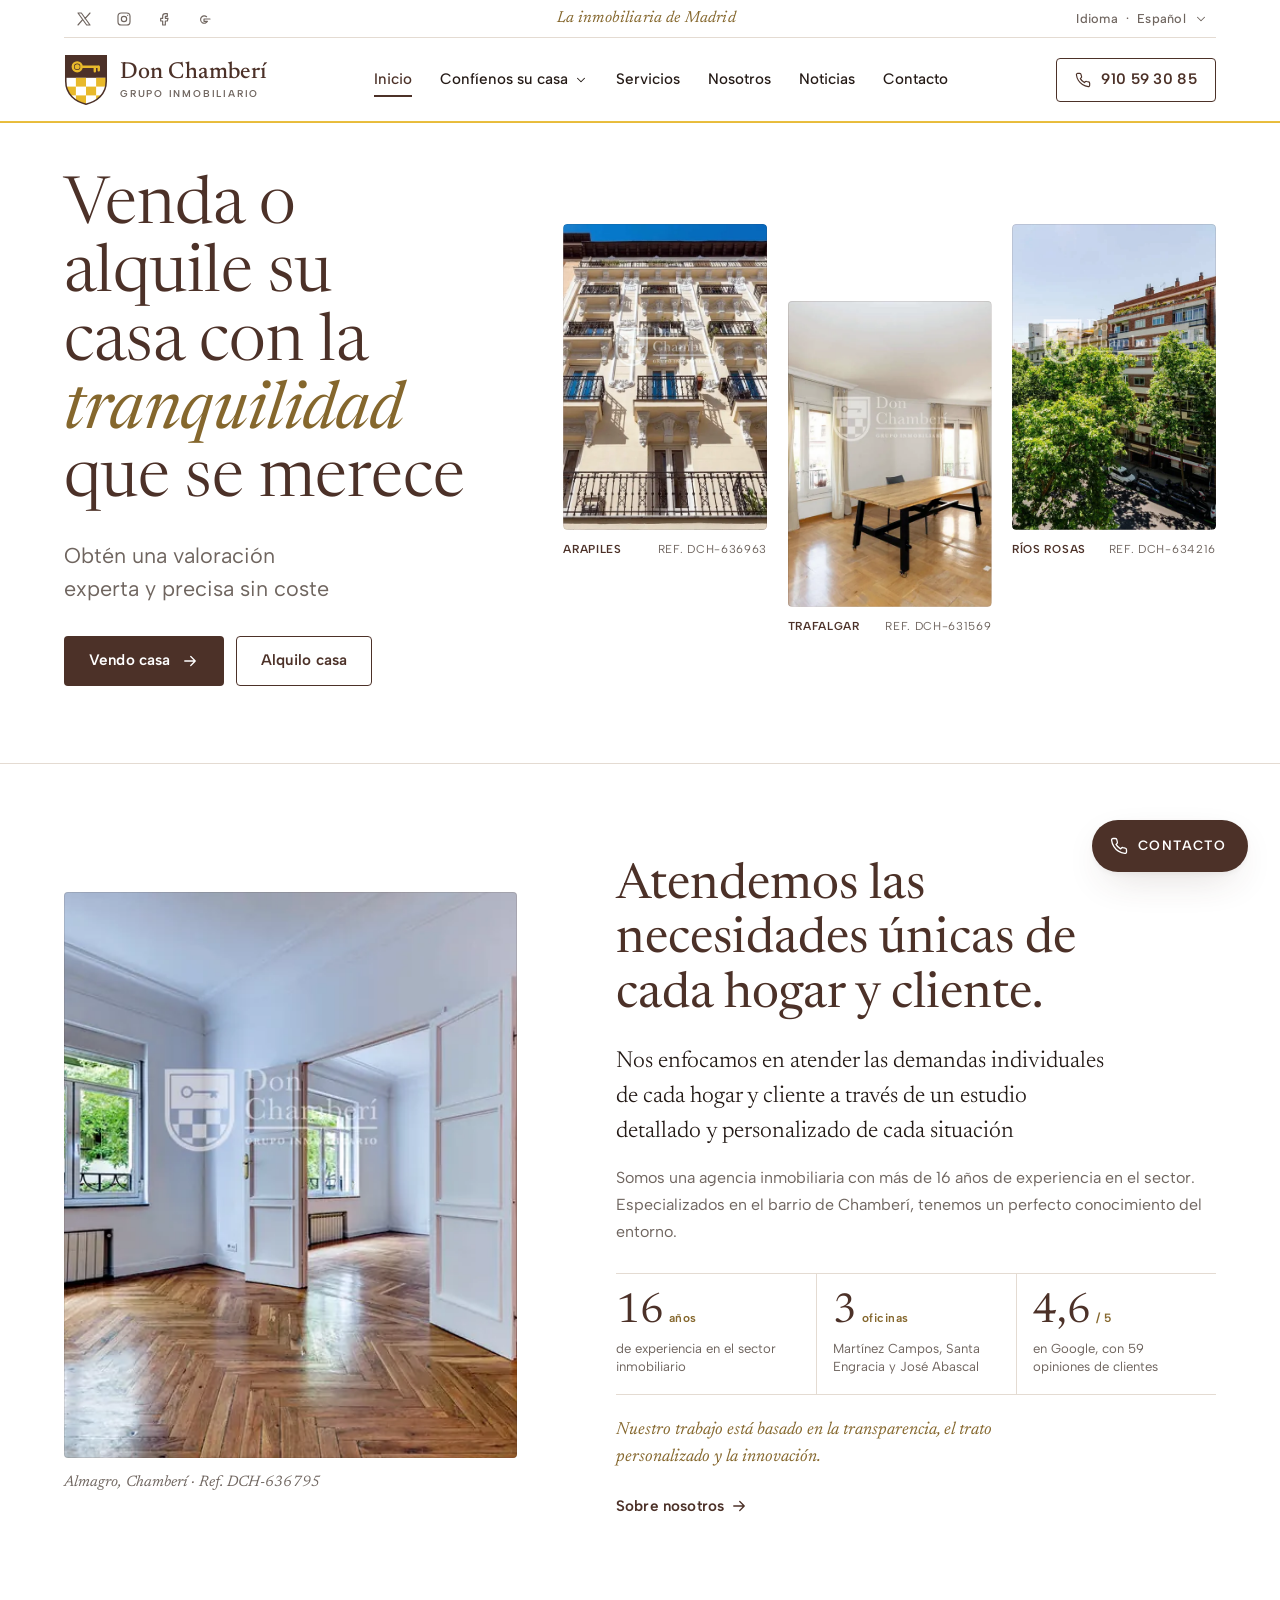
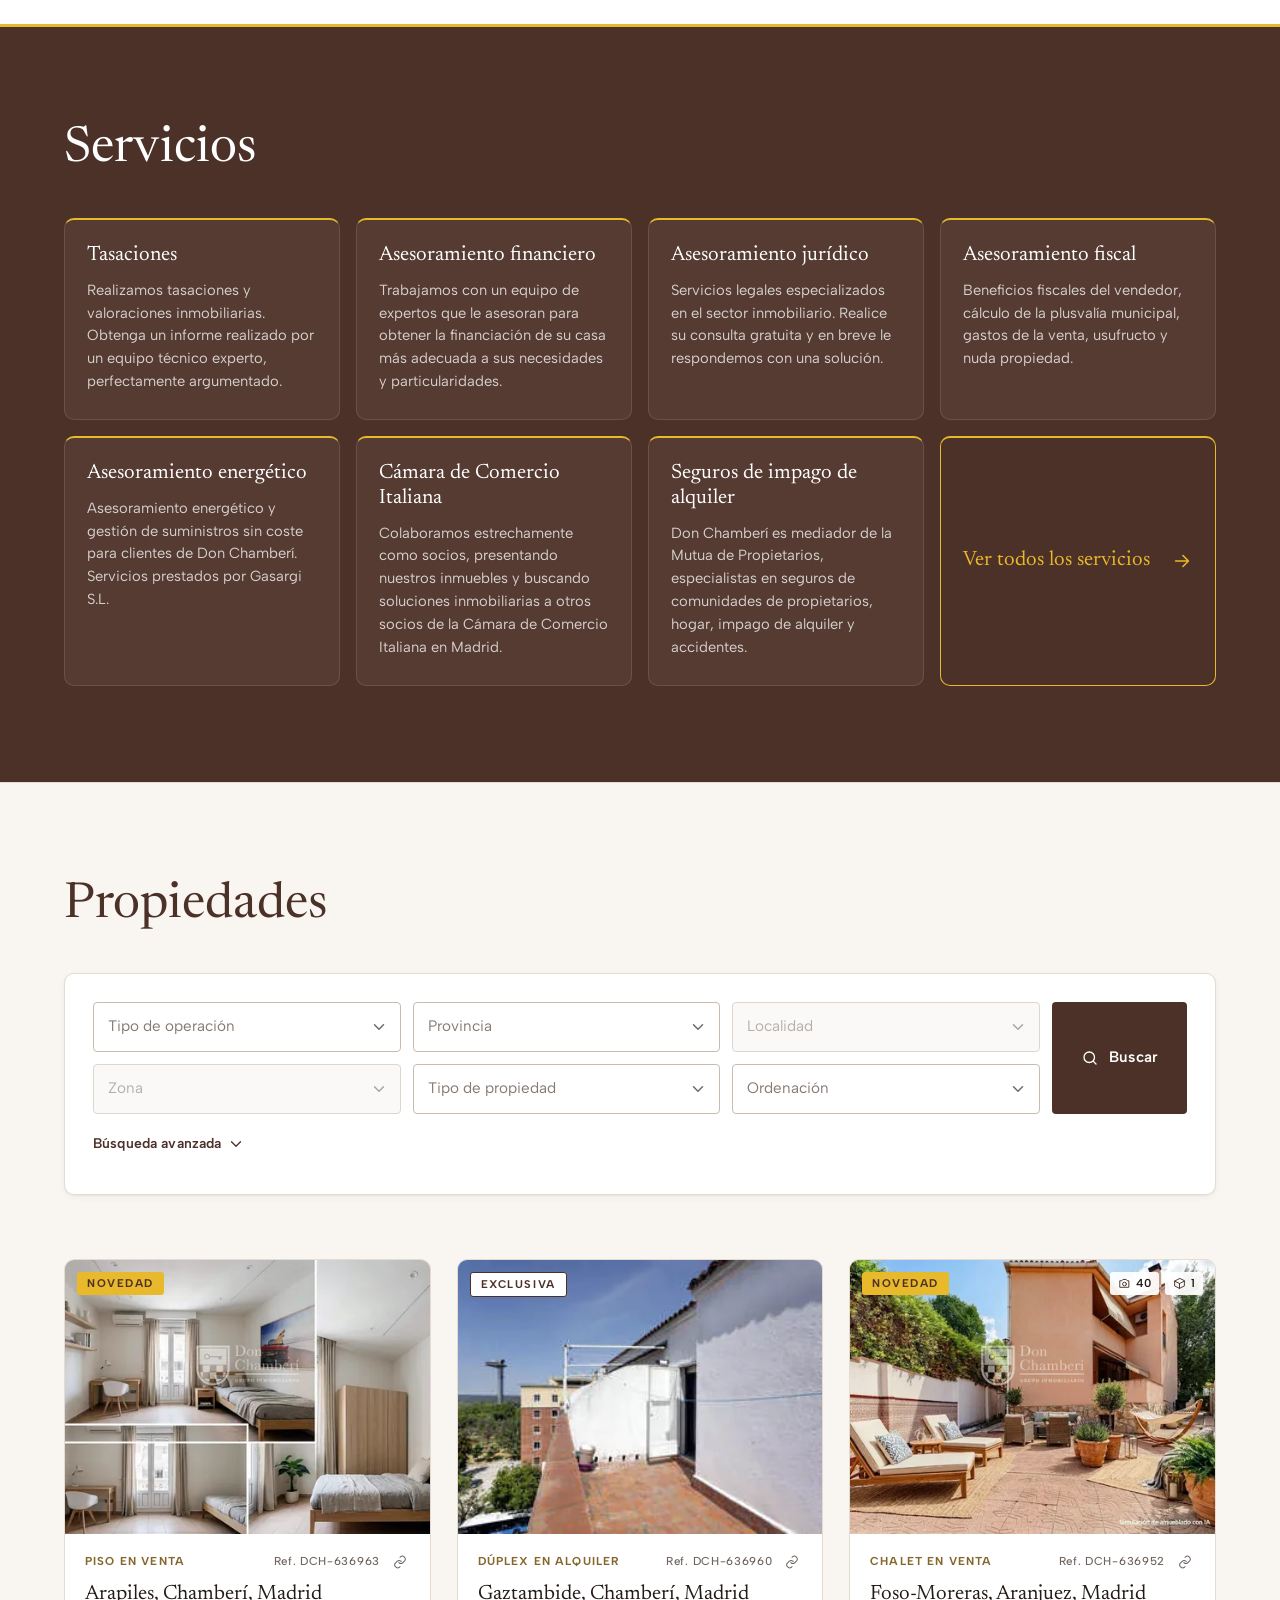
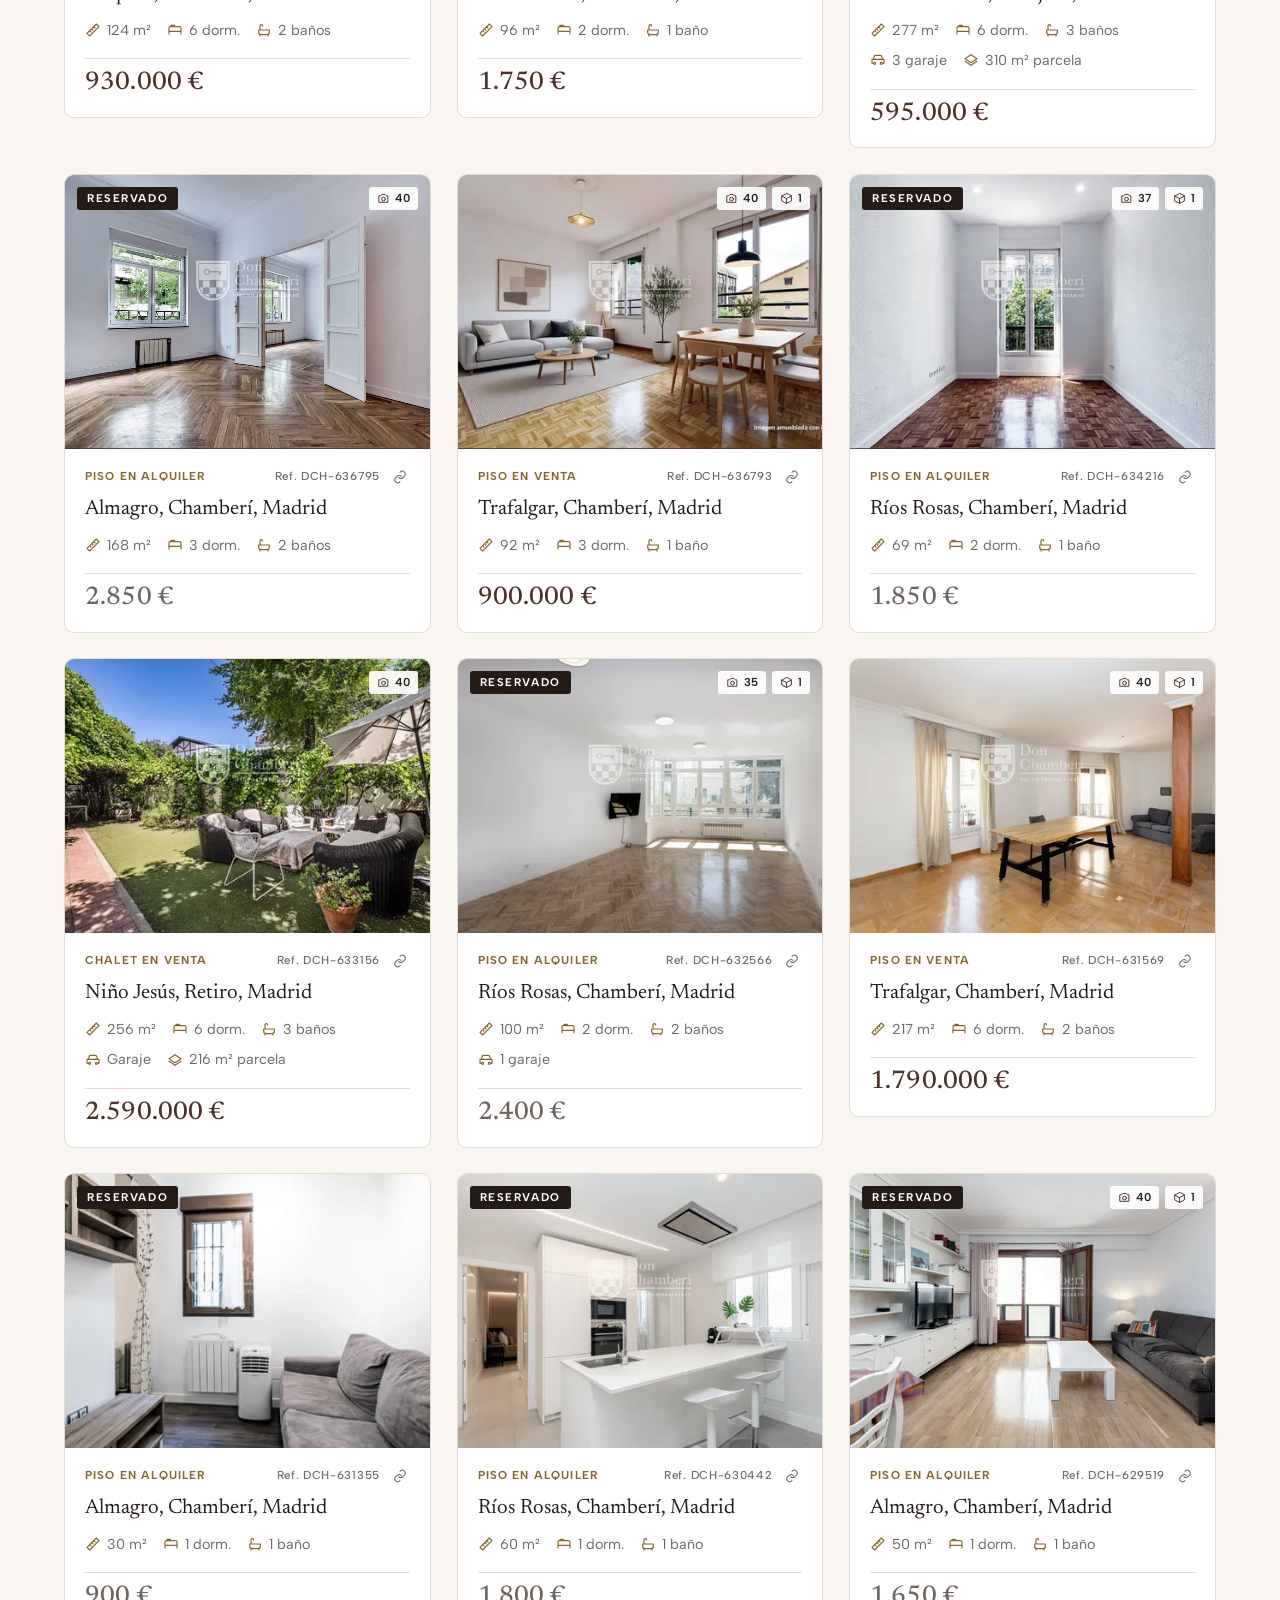
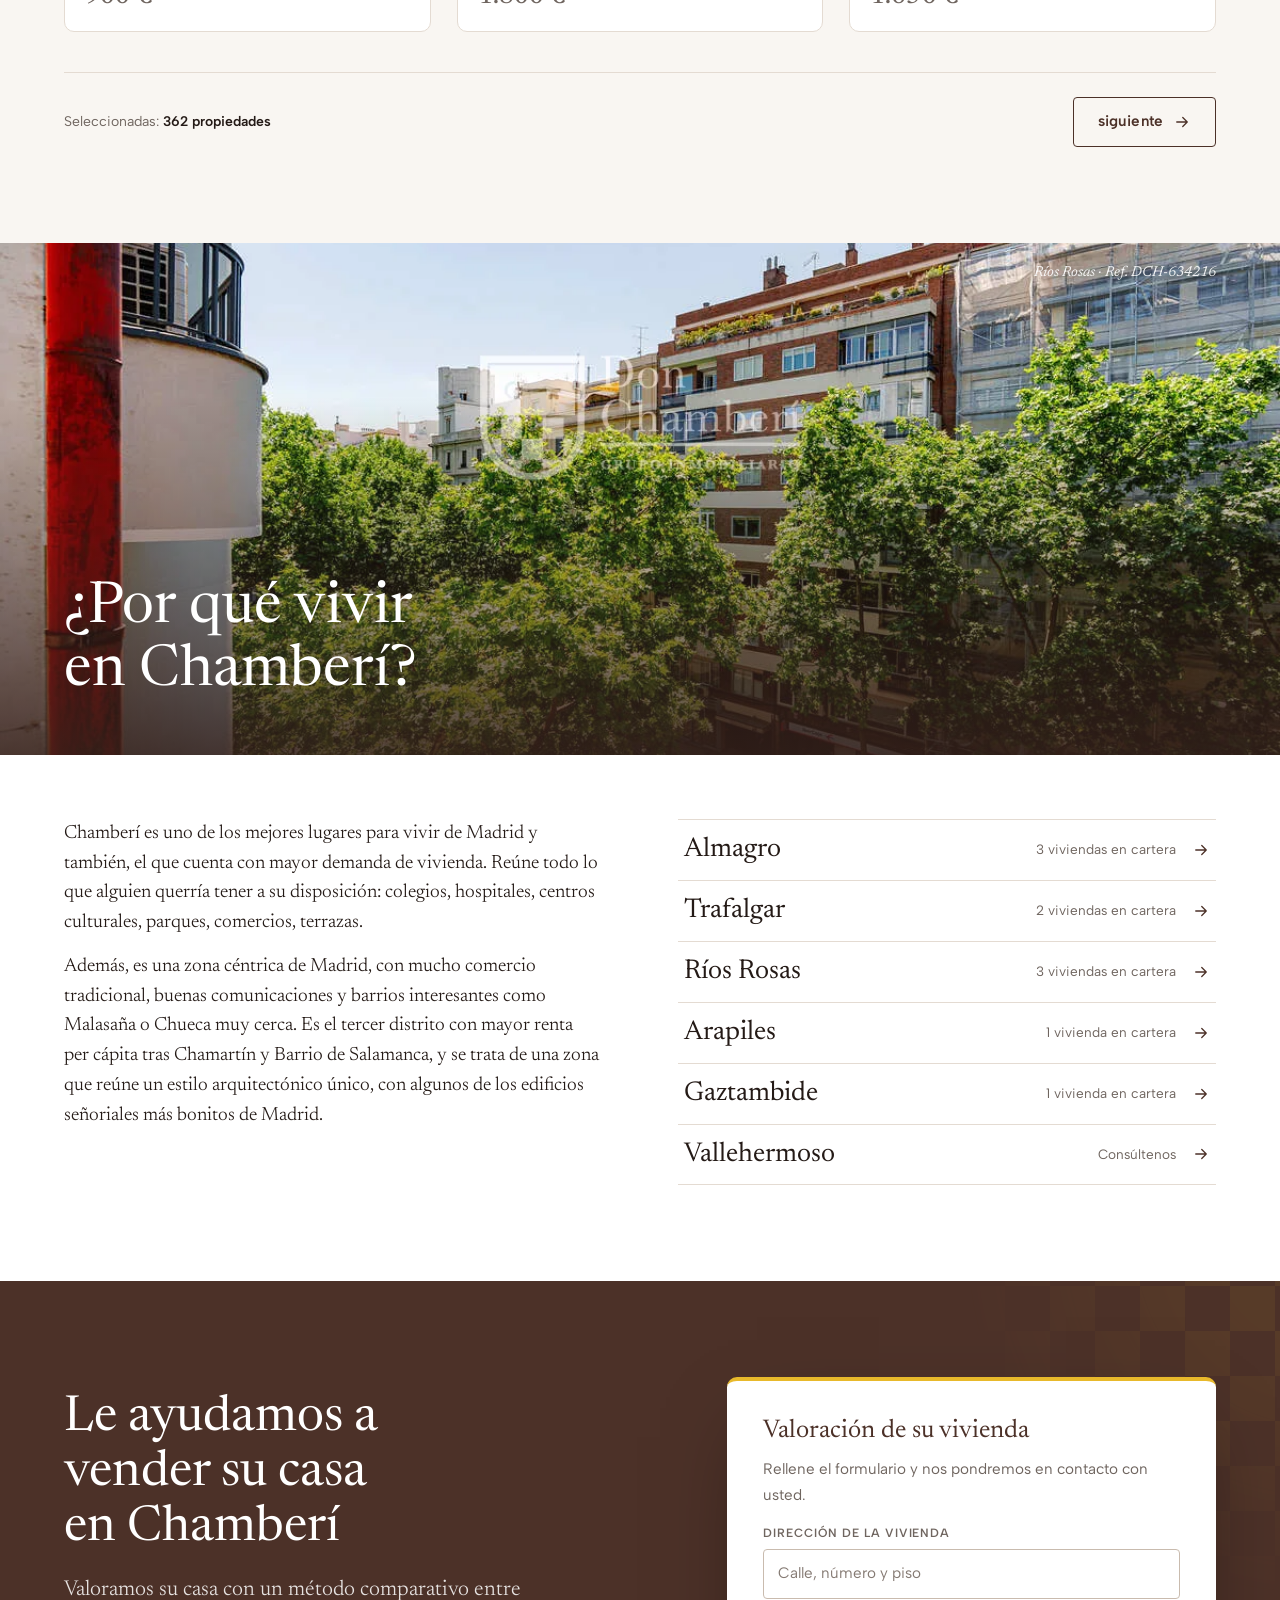
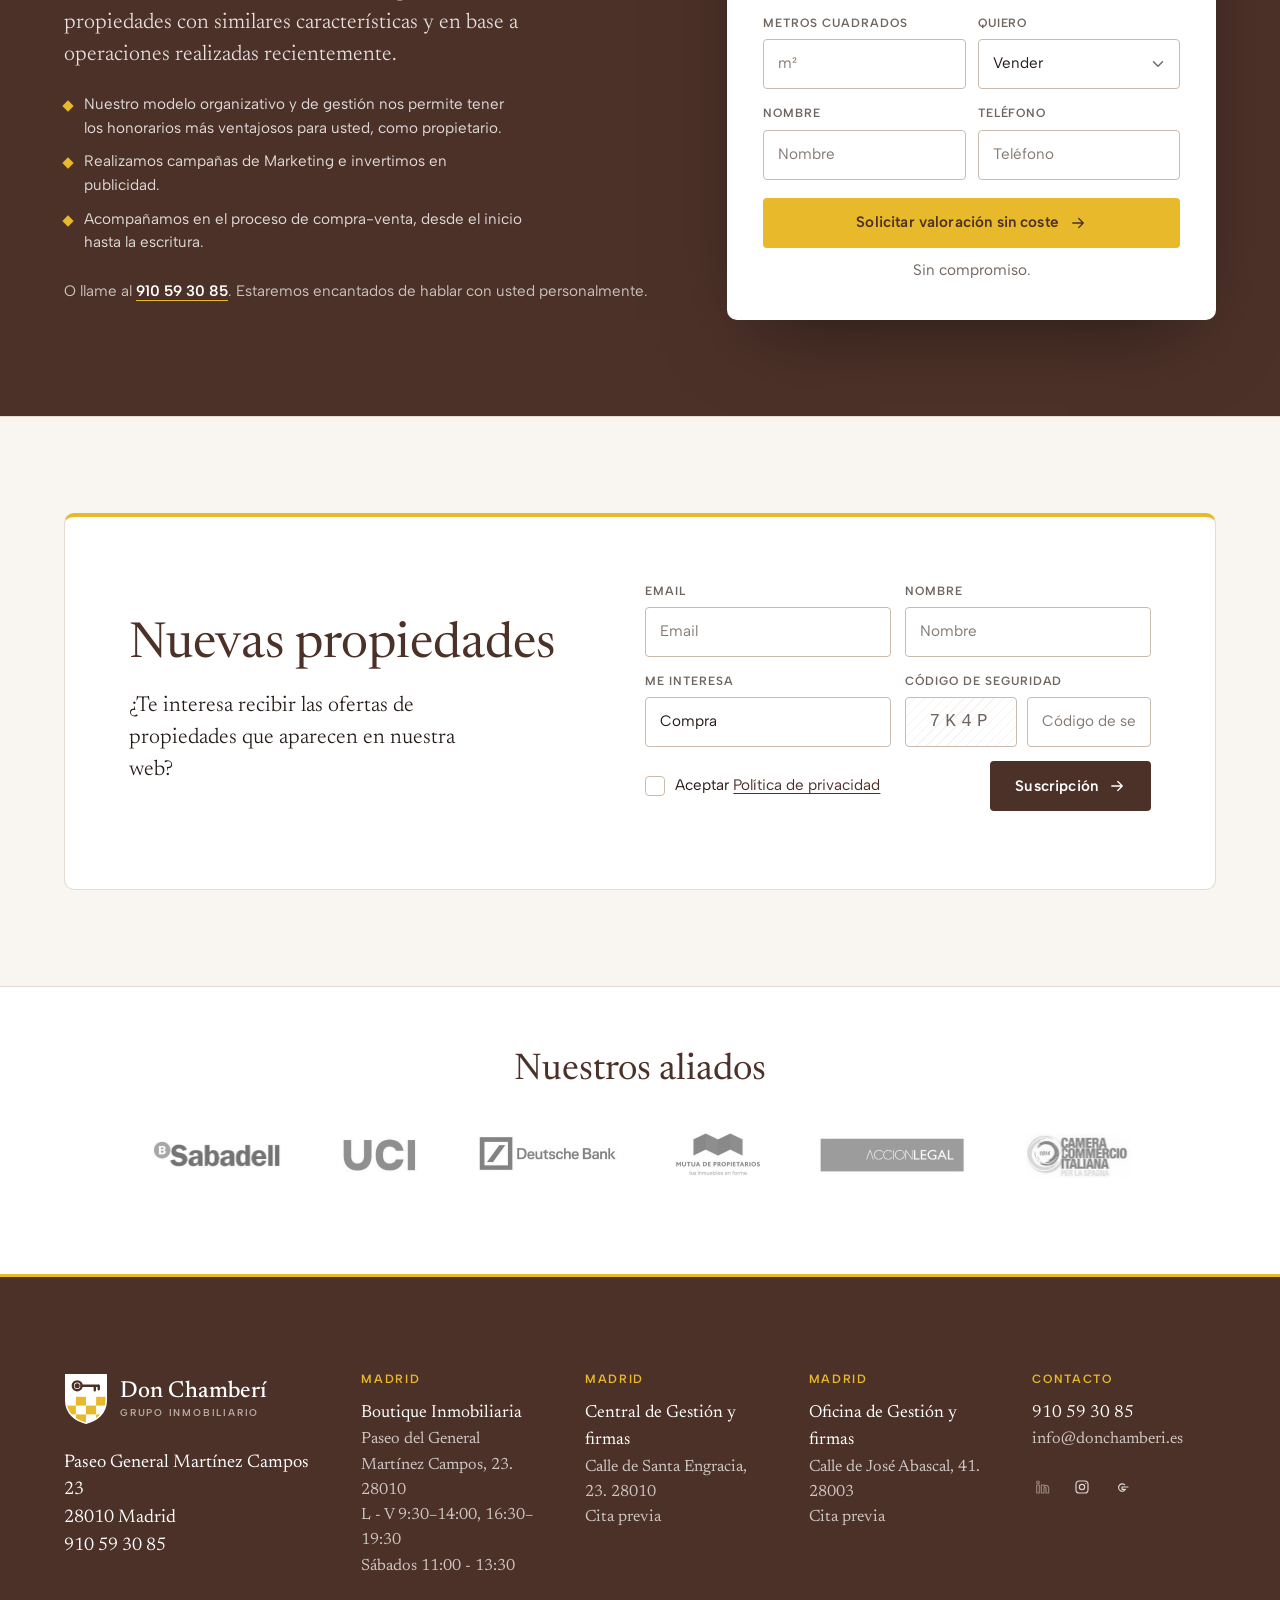
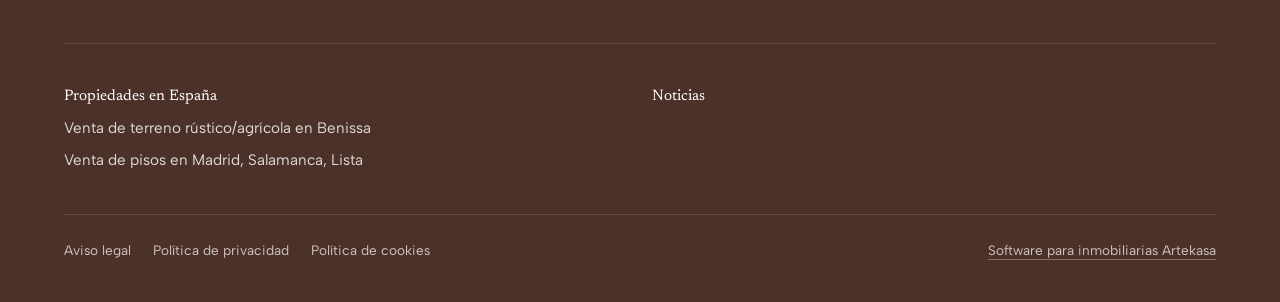
<file: index.html>
<!DOCTYPE html>
<html lang="es">
<head>
<meta charset="UTF-8">
<script>
  /* Caducidad: la propuesta se ve 10 días desde su envío (7-sep-2026; el día de envío cuenta), hasta el 16-sep-2026
     a las 23:59 de Madrid. Desde entonces, caducada.html. En local no caduca; ?caducada lo simula. */
  (function () {
    var fin = Date.UTC(2026, 8, 16, 22, 0);   // 17-sep-2026 00:00 en Madrid
    if (/[?&]caducada\b/.test(location.search) || (/github\.io$/.test(location.hostname) && Date.now() >= fin)) {
      document.documentElement.style.display = 'none';
      location.replace('caducada.html');
    }
  })();
</script>
<script>document.documentElement.classList.add('js')</script>
<meta name="viewport" content="width=device-width, initial-scale=1">
<title>Inmobiliaria Don Chamberí · Inmobiliaria en Chamberí</title>
<meta name="description" content="Inmobiliaria Don Chamberí, tu mejor opción para comprar, vender o alquilar propiedades en Chamberí. Servicio personalizado y asesoramiento experto. ¡Llámanos al 910 59 30 85!">
<meta name="theme-color" content="#4C3128">
<meta property="og:type" content="website">
<meta property="og:locale" content="es_ES">
<meta property="og:site_name" content="Don Chamberí">
<meta property="og:url" content="https://jjurado2026.github.io/don-chamberi/">
<meta property="og:title" content="Inmobiliaria Don Chamberí · Inmobiliaria en Chamberí">
<meta property="og:description" content="Inmobiliaria Don Chamberí, tu mejor opción para comprar, vender o alquilar propiedades en Chamberí. Servicio personalizado y asesoramiento experto. ¡Llámanos al 910 59 30 85!">
<meta property="og:image" content="https://jjurado2026.github.io/don-chamberi/assets/img/hero/ventana-fachada-960.webp">
<meta name="twitter:card" content="summary_large_image">
<link rel="preload" href="assets/fonts/newsreader.woff2" as="font" type="font/woff2" crossorigin>
<link rel="preload" href="assets/fonts/newsreader-italic.woff2" as="font" type="font/woff2" crossorigin>
<link rel="preload" href="assets/fonts/albert-sans.woff2" as="font" type="font/woff2" crossorigin>
<link rel="stylesheet" href="assets/css/global.css?v=8122e5d3">
<link rel="stylesheet" href="assets/css/home.css?v=46928a3e">
<link rel="icon" href="data:image/svg+xml,%3Csvg xmlns='http://www.w3.org/2000/svg' viewBox='0 0 100 118'%3E%3Cpath d='M4 4h92v58c0 30-22 46-46 52C26 108 4 92 4 62Z' fill='%234C3128'/%3E%3Cg fill='%23E8B92B'%3E%3Crect x='27' y='54' width='23' height='20'/%3E%3Crect x='73' y='54' width='23' height='20'/%3E%3Crect x='50' y='74' width='23' height='20'/%3E%3Crect x='27' y='94' width='23' height='20'/%3E%3Crect x='73' y='94' width='23' height='20'/%3E%3Crect x='4' y='74' width='23' height='20'/%3E%3C/g%3E%3Cg fill='none' stroke='%23E8B92B' stroke-width='6' stroke-linecap='round'%3E%3Ccircle cx='30' cy='29' r='10'/%3E%3Cpath d='M40 29h38M70 29v10M79 29v8'/%3E%3C/g%3E%3C/svg%3E">
</head>
<body>

<svg width="0" height="0" style="position:absolute" aria-hidden="true" focusable="false">
  <symbol id="escudo" viewBox="0 0 100 118">
    <defs><clipPath id="escudo-clip"><path d="M4 4h92v58c0 30-22 46-46 52C26 108 4 92 4 62Z"/></clipPath></defs>
    <g clip-path="url(#escudo-clip)">
      <rect width="100" height="118" fill="var(--escudo-fondo,#fff)"/>
      <rect width="100" height="54" fill="var(--escudo-arriba,currentColor)"/>
      <g fill="var(--escudo-damero,currentColor)">
        <rect x="27" y="54" width="23" height="20"/><rect x="73" y="54" width="23" height="20"/>
        <rect x="4" y="74" width="23" height="20"/><rect x="50" y="74" width="23" height="20"/>
        <rect x="27" y="94" width="23" height="20"/><rect x="73" y="94" width="23" height="20"/>
      </g>
      <g fill="none" stroke="var(--escudo-llave,#fff)" stroke-width="5.5" stroke-linecap="round" stroke-linejoin="round">
        <circle cx="30" cy="29" r="10"/><circle cx="30" cy="29" r="3"/>
        <path d="M40 29h38M70 29v10M79 29v8"/>
      </g>
    </g>
    <path d="M4 4h92v58c0 30-22 46-46 52C26 108 4 92 4 62Z" fill="none" stroke="currentColor" stroke-width="3.5"/>
  </symbol>
  <symbol id="i-tel" viewBox="0 0 24 24"><path d="M22 16.9v3a2 2 0 0 1-2.2 2 19.8 19.8 0 0 1-8.6-3.1 19.5 19.5 0 0 1-6-6A19.8 19.8 0 0 1 2.1 4.2 2 2 0 0 1 4.1 2h3a2 2 0 0 1 2 1.7c.1.9.4 1.9.7 2.8a2 2 0 0 1-.5 2.1L8 9.9a16 16 0 0 0 6 6l1.3-1.3a2 2 0 0 1 2.1-.4c.9.3 1.9.6 2.8.7a2 2 0 0 1 1.8 2z"/></symbol>
  <symbol id="i-buscar" viewBox="0 0 24 24"><circle cx="11" cy="11" r="7"/><path d="m20 20-3.5-3.5"/></symbol>
  <symbol id="i-chev" viewBox="0 0 24 24"><path d="m6 9 6 6 6-6"/></symbol>
  <symbol id="i-flecha" viewBox="0 0 24 24"><path d="M5 12h14M13 6l6 6-6 6"/></symbol>
  <symbol id="i-izq" viewBox="0 0 24 24"><path d="m15 18-6-6 6-6"/></symbol>
  <symbol id="i-der" viewBox="0 0 24 24"><path d="m9 18 6-6-6-6"/></symbol>
  <symbol id="i-camara" viewBox="0 0 24 24"><path d="M4 7h3l2-2.5h6L17 7h3v12H4z"/><circle cx="12" cy="13" r="3.5"/></symbol>
  <symbol id="i-tour" viewBox="0 0 24 24"><path d="M12 3 3 7.5v9L12 21l9-4.5v-9zM3 7.5 12 12l9-4.5M12 12v9"/></symbol>
  <symbol id="i-enlace" viewBox="0 0 24 24"><path d="M10 13a5 5 0 0 0 7 0l3-3a5 5 0 0 0-7-7l-1 1M14 11a5 5 0 0 0-7 0l-3 3a5 5 0 0 0 7 7l1-1"/></symbol>
  <symbol id="i-regla" viewBox="0 0 24 24"><path d="M3 17 17 3l4 4L7 21zM7 13l2 2M10 10l2 2M13 7l2 2"/></symbol>
  <symbol id="i-cama" viewBox="0 0 24 24"><path d="M3 18V9a2 2 0 0 1 2-2h14a2 2 0 0 1 2 2v9M3 14h18M6 7V5h5v2"/></symbol>
  <symbol id="i-banera" viewBox="0 0 24 24"><path d="M4 12h16v3a4 4 0 0 1-4 4H8a4 4 0 0 1-4-4zM6 12V6a2 2 0 0 1 4 0M6 21v-2M18 21v-2"/></symbol>
  <symbol id="i-coche" viewBox="0 0 24 24"><path d="M5 11l1.5-4.5A2 2 0 0 1 8.4 5h7.2a2 2 0 0 1 1.9 1.5L19 11M3 11h18v6h-2M5 17H3v-6"/><circle cx="7" cy="17" r="1.5"/><circle cx="17" cy="17" r="1.5"/></symbol>
  <symbol id="i-parcela" viewBox="0 0 24 24"><path d="M3 10l9-6 9 6-9 6zM3 14l9 6 9-6"/></symbol>
  <symbol id="i-x" viewBox="0 0 24 24"><path d="M3 3h5l13 18h-5zM21 3l-7.5 8.5M3 21l7-8"/></symbol>
  <symbol id="i-instagram" viewBox="0 0 24 24"><rect x="3" y="3" width="18" height="18" rx="5"/><circle cx="12" cy="12" r="4"/><path d="M17.5 6.5h.01"/></symbol>
  <symbol id="i-facebook" viewBox="0 0 24 24"><path d="M14 8h3V4h-3a4 4 0 0 0-4 4v3H7v4h3v6h4v-6h3l1-4h-4V8z"/></symbol>
  <symbol id="i-google" viewBox="0 0 24 24"><path d="M21 12h-9v3.5h5.2A5.5 5.5 0 1 1 15.9 8.6"/></symbol>
  <symbol id="i-linkedin" viewBox="0 0 24 24"><path d="M4 9h4v12H4zM6 3a2 2 0 1 1 0 4 2 2 0 0 1 0-4M11 9h4v2a4 4 0 0 1 7 2.5V21h-4v-7a1.5 1.5 0 0 0-3 0v7h-4z"/></symbol>
  <symbol id="i-correo" viewBox="0 0 24 24"><rect x="3" y="5" width="18" height="14" rx="2"/><path d="m3 7 9 6 9-6"/></symbol>
  <symbol id="i-cerrar" viewBox="0 0 24 24"><path d="M6 6l12 12M18 6 6 18"/></symbol>
  <symbol id="i-menu" viewBox="0 0 24 24"><path d="M4 7h16M4 12h16M4 17h16"/></symbol>
  <symbol id="i-check" viewBox="0 0 24 24"><path d="M5 12l4 4L19 7"/></symbol>
</svg>

<a class="salta" href="#principal">Saltar al contenido</a>

<!-- ============================ CABECERA ============================ -->
<header class="cab">
  <div class="env cab__tira">
    <ul class="redes" aria-label="Redes sociales">
      <li><a href="https://twitter.com/donchamberi_es/" target="_blank" rel="noopener" aria-label="Twitter / X"><svg class="ic"><use href="#i-x"/></svg></a></li>
      <li><a href="https://www.instagram.com/inmobiliariadonchamberi/" target="_blank" rel="noopener" aria-label="Instagram"><svg class="ic"><use href="#i-instagram"/></svg></a></li>
      <li><a href="https://www.facebook.com/profile.php?id=100083190205307" target="_blank" rel="noopener" aria-label="Facebook"><svg class="ic"><use href="#i-facebook"/></svg></a></li>
      <li><a href="https://n9.cl/btimm" target="_blank" rel="noopener" aria-label="Google"><svg class="ic"><use href="#i-google"/></svg></a></li>
    </ul>
    <p class="cab__claim">La inmobiliaria de Madrid</p>
    <div class="idioma">
      <button class="idioma__btn" type="button" data-desplegable="abierta" aria-controls="lista-idiomas" aria-expanded="false">
        Idioma <span aria-hidden="true">·</span> Español <svg class="ic ic--chev"><use href="#i-chev"/></svg>
      </button>
      <div class="idioma__lista" id="lista-idiomas">
        <a href="https://www.inmobiliariadonchamberi.madrid/es/" lang="es" aria-current="true">Español</a>
        <a href="https://www.inmobiliariadonchamberi.madrid/en/" lang="en">English</a>
        <a href="https://www.inmobiliariadonchamberi.madrid/it/" lang="it">Italiano</a>
        <a href="https://www.inmobiliariadonchamberi.madrid/ru/" lang="ru">русский</a>
        <a href="https://www.inmobiliariadonchamberi.madrid/zh/" lang="zh">中國的</a>
      </div>
    </div>
  </div>

  <div class="env cab__fila">
    <a class="logo" href="https://www.inmobiliariadonchamberi.madrid/es/" aria-label="Don Chamberí, Grupo Inmobiliario. Inicio">
      <svg class="logo__escudo" aria-hidden="true"><use href="#escudo"/></svg>
      <span class="logo__texto"><span class="logo__nombre">Don Chamberí</span><span class="logo__grupo">Grupo Inmobiliario</span></span>
    </a>

    <nav class="nav" aria-label="Principal">
      <ul>
        <li><a href="https://www.inmobiliariadonchamberi.madrid/es/" aria-current="page">Inicio</a></li>
        <li>
          <button type="button" data-desplegable="abierta" aria-controls="sub-confienos" aria-expanded="false">Confíenos su casa <svg class="ic"><use href="#i-chev"/></svg></button>
          <div class="nav__sub" id="sub-confienos">
            <a href="https://www.inmobiliariadonchamberi.madrid/es/cms/vender_casa_chamberi/">Vendo casa</a>
            <a href="https://www.inmobiliariadonchamberi.madrid/es/cms/alquilar_casa_chamberi/">Alquilo casa</a>
          </div>
        </li>
        <li><a href="https://www.inmobiliariadonchamberi.madrid/es/cms/servicios_inmobiliarios_chamberi/">Servicios</a></li>
        <li><a href="https://www.inmobiliariadonchamberi.madrid/es/cms/inmobiliaria_chamberi_madrid/">Nosotros</a></li>
        <li><a href="https://www.inmobiliariadonchamberi.madrid/es/noticias/">Noticias</a></li>
        <li><a href="https://www.inmobiliariadonchamberi.madrid/es/contacto/">Contacto</a></li>
      </ul>
    </nav>

    <div class="cab__acciones">
      <a class="tel" href="tel:+34910593085"><svg class="ic"><use href="#i-tel"/></svg><span class="tel__num">910 59 30 85</span><span class="oculto">Llamar al 910 59 30 85</span></a>
      <button class="hamb" type="button" aria-expanded="false" aria-controls="menu-movil" aria-label="Abrir el menú">
        <svg class="ic hamb__abrir"><use href="#i-menu"/></svg>
        <svg class="ic hamb__cerrar"><use href="#i-cerrar"/></svg>
      </button>
    </div>
  </div>
</header>

<!-- Su CTA fijo "Contacto": botón flotante que abre el cajón (va aquí para que sea el segundo elemento al tabular) -->
<button class="contacto-tab" type="button" data-abre-contacto aria-controls="cajon-contacto" aria-expanded="false"><svg class="ic"><use href="#i-tel"/></svg> Contacto</button>

<nav class="menu-movil" id="menu-movil" aria-label="Menú">
  <ul>
    <li><a href="https://www.inmobiliariadonchamberi.madrid/es/">Inicio</a></li>
    <li><span>Confíenos su casa</span>
      <ul>
        <li><a href="https://www.inmobiliariadonchamberi.madrid/es/cms/vender_casa_chamberi/">Vendo casa</a></li>
        <li><a href="https://www.inmobiliariadonchamberi.madrid/es/cms/alquilar_casa_chamberi/">Alquilo casa</a></li>
      </ul>
    </li>
    <li><a href="https://www.inmobiliariadonchamberi.madrid/es/cms/servicios_inmobiliarios_chamberi/">Servicios</a></li>
    <li><a href="https://www.inmobiliariadonchamberi.madrid/es/cms/inmobiliaria_chamberi_madrid/">Nosotros</a></li>
    <li><a href="https://www.inmobiliariadonchamberi.madrid/es/noticias/">Noticias</a></li>
    <li><a href="https://www.inmobiliariadonchamberi.madrid/es/contacto/">Contacto</a></li>
  </ul>
  <div class="menu-movil__pie">
    <p class="menu-movil__claim">La inmobiliaria de Madrid</p>
    <p class="campo__rotulo">Idioma</p>
    <div class="menu-movil__idiomas">
      <a href="https://www.inmobiliariadonchamberi.madrid/es/" aria-current="true">Español</a>
      <a href="https://www.inmobiliariadonchamberi.madrid/en/">English</a>
      <a href="https://www.inmobiliariadonchamberi.madrid/it/">Italiano</a>
      <a href="https://www.inmobiliariadonchamberi.madrid/ru/">русский</a>
      <a href="https://www.inmobiliariadonchamberi.madrid/zh/">中國的</a>
    </div>
    <ul class="redes" aria-label="Redes sociales">
      <li><a href="https://twitter.com/donchamberi_es/" aria-label="Twitter / X"><svg class="ic"><use href="#i-x"/></svg></a></li>
      <li><a href="https://www.instagram.com/inmobiliariadonchamberi/" aria-label="Instagram"><svg class="ic"><use href="#i-instagram"/></svg></a></li>
      <li><a href="https://www.facebook.com/profile.php?id=100083190205307" aria-label="Facebook"><svg class="ic"><use href="#i-facebook"/></svg></a></li>
      <li><a href="https://n9.cl/btimm" aria-label="Google"><svg class="ic"><use href="#i-google"/></svg></a></li>
    </ul>
    <a class="btn btn--marca" href="tel:+34910593085"><svg class="ic"><use href="#i-tel"/></svg> 910 59 30 85</a>
  </div>
</nav>

<main id="principal">

<!-- ============================ HERO ============================ -->
<section class="hero" aria-labelledby="titulo-hero">
  <div class="env hero__env">
    <div class="hero__texto">
      <h1 class="hero__titulo" id="titulo-hero" style="--i:1">Venda o alquile su casa con la <em>tranquilidad</em> que se merece</h1>
      <p class="hero__sub" style="--i:2">Obtén una valoración experta y precisa sin coste</p>
      <div class="hero__cta" style="--i:3">
        <a class="btn btn--marca" href="https://www.inmobiliariadonchamberi.madrid/es/cms/vender_casa_chamberi/">Vendo casa <svg class="ic ic--flecha"><use href="#i-flecha"/></svg></a>
        <a class="btn btn--linea" href="https://www.inmobiliariadonchamberi.madrid/es/cms/alquilar_casa_chamberi/">Alquilo casa</a>
      </div>
    </div>

    <div class="ventanas" role="group" aria-label="Tres viviendas de nuestra cartera en Chamberí">
      <figure class="ventana" style="--i:0">
        <div class="ventana__marco">
          <img src="assets/img/hero/ventana-fachada-720.webp" srcset="assets/img/hero/ventana-fachada-480.webp 480w, assets/img/hero/ventana-fachada-720.webp 720w, assets/img/hero/ventana-fachada-960.webp 960w" sizes="(min-width:1024px) 22vw, 62vw" width="720" height="1080" alt="Fachada señorial con balcones de forja en Arapiles, Chamberí" fetchpriority="high">
        </div>
        <figcaption><b>Arapiles</b><span>Ref. DCH-636963</span></figcaption>
      </figure>
      <figure class="ventana" style="--i:1">
        <div class="ventana__marco">
          <img src="assets/img/hero/ventana-salon-720.webp" srcset="assets/img/hero/ventana-salon-480.webp 480w, assets/img/hero/ventana-salon-720.webp 720w, assets/img/hero/ventana-salon-960.webp 960w" sizes="(min-width:1024px) 22vw, 62vw" width="720" height="1080" alt="Salón exterior con techos altos y tarima en una finca de 1942 de Trafalgar, Chamberí">
        </div>
        <figcaption><b>Trafalgar</b><span>Ref. DCH-631569</span></figcaption>
      </figure>
      <figure class="ventana" style="--i:2">
        <div class="ventana__marco">
          <img src="assets/img/hero/ventana-balcon-720.webp" srcset="assets/img/hero/ventana-balcon-480.webp 480w, assets/img/hero/ventana-balcon-720.webp 720w, assets/img/hero/ventana-balcon-960.webp 960w" sizes="(min-width:1024px) 22vw, 62vw" width="720" height="1080" alt="Vista desde el balcón a una calle arbolada de Ríos Rosas, Chamberí">
        </div>
        <figcaption><b>Ríos Rosas</b><span>Ref. DCH-634216</span></figcaption>
      </figure>
    </div>
  </div>
</section>

<!-- ============================ ATENDEMOS ============================
     Su titular y su párrafo, con lo que ya dicen de sí mismos en "Nosotros" (16 años, valores)
     y en el pie (tres oficinas). Foto de su ficha DCH-636795. -->
<section class="intro" aria-labelledby="titulo-intro">
  <div class="env intro__grid">
    <figure class="intro__figura rv">
      <div class="intro__marco">
        <img src="assets/img/props/636795-1-1200.webp" srcset="assets/img/props/636795-1-480.webp 480w, assets/img/props/636795-1-800.webp 800w, assets/img/props/636795-1-1200.webp 1200w" sizes="(min-width:900px) 40vw, 100vw" width="1200" height="800" alt="Salón exterior con tarima y balcón en una vivienda de Almagro, Chamberí" loading="lazy">
      </div>
      <figcaption>Almagro, Chamberí · Ref. DCH-636795</figcaption>
    </figure>
    <div class="intro__texto rv" style="--i:1">
      <h2 id="titulo-intro">Atendemos las necesidades únicas de cada hogar y cliente.</h2>
      <p class="intro__lead">Nos enfocamos en atender las demandas individuales de cada hogar y cliente a través de un estudio detallado y personalizado de cada situación</p>
      <p class="intro__p">Somos una agencia inmobiliaria con más de 16 años de experiencia en el sector. Especializados en el barrio de Chamberí, tenemos un perfecto conocimiento del entorno.</p>
      <ul class="cifras" aria-label="Don Chamberí en cifras">
        <li class="cifra"><p class="cifra__num">16<small>años</small></p><p class="cifra__txt">de experiencia en el sector inmobiliario</p></li>
        <li class="cifra"><p class="cifra__num">3<small>oficinas</small></p><p class="cifra__txt">Martínez Campos, Santa Engracia y José Abascal</p></li>
        <li class="cifra"><p class="cifra__num">4,6<small>/ 5</small></p><p class="cifra__txt">en Google, con 59 opiniones de clientes</p></li>
      </ul>
      <p class="intro__valores">Nuestro trabajo está basado en la transparencia, el trato personalizado y la innovación.</p>
      <a class="btn btn--texto intro__cta" href="https://www.inmobiliariadonchamberi.madrid/es/cms/inmobiliaria_chamberi_madrid/">Sobre nosotros <svg class="ic ic--flecha"><use href="#i-flecha"/></svg></a>
    </div>
  </div>
</section>

<!-- ============================ SERVICIOS ============================
     Los siete servicios con su descripción, literales de su página de Servicios. -->
<section class="servicios" aria-labelledby="titulo-servicios">
  <div class="env">
    <div class="servicios__cab rv">
      <h2 id="titulo-servicios">Servicios</h2>
    </div>
    <ul class="servicios__lista">
      <li class="servicio rv" style="--i:0"><h3>Tasaciones</h3><p>Realizamos tasaciones y valoraciones inmobiliarias. Obtenga un informe realizado por un equipo técnico experto, perfectamente argumentado.</p></li>
      <li class="servicio rv" style="--i:1"><h3>Asesoramiento financiero</h3><p>Trabajamos con un equipo de expertos que le asesoran para obtener la financiación de su casa más adecuada a sus necesidades y particularidades.</p></li>
      <li class="servicio rv" style="--i:2"><h3>Asesoramiento jurídico</h3><p>Servicios legales especializados en el sector inmobiliario. Realice su consulta gratuita y en breve le respondemos con una solución.</p></li>
      <li class="servicio rv" style="--i:3"><h3>Asesoramiento fiscal</h3><p>Beneficios fiscales del vendedor, cálculo de la plusvalía municipal, gastos de la venta, usufructo y nuda propiedad.</p></li>
      <li class="servicio rv" style="--i:4"><h3>Asesoramiento energético</h3><p>Asesoramiento energético y gestión de suministros sin coste para clientes de Don Chamberí. Servicios prestados por Gasargi S.L.</p></li>
      <li class="servicio rv" style="--i:5"><h3>Cámara de Comercio Italiana</h3><p>Colaboramos estrechamente como socios, presentando nuestros inmuebles y buscando soluciones inmobiliarias a otros socios de la Cámara de Comercio Italiana en Madrid.</p></li>
      <li class="servicio rv" style="--i:6"><h3>Seguros de impago de alquiler</h3><p>Don Chamberí es mediador de la Mutua de Propietarios, especialistas en seguros de comunidades de propietarios, hogar, impago de alquiler y accidentes.</p></li>
      <li class="servicio servicio--mas rv" style="--i:7"><a href="https://www.inmobiliariadonchamberi.madrid/es/cms/servicios_inmobiliarios_chamberi/"><span>Ver todos los servicios</span><svg class="ic ic--flecha"><use href="#i-flecha"/></svg></a></li>
    </ul>
  </div>
</section>

<!-- ============================ PROPIEDADES ============================ -->
<section class="props" id="propiedades" aria-labelledby="titulo-props">
  <div class="env">
    <div class="props__cab rv">
      <h2 id="titulo-props">Propiedades</h2>
    </div>

    <form class="buscador rv" action="https://www.inmobiliariadonchamberi.madrid/es/" method="get" data-prototipo aria-label="Búsqueda de propiedades" style="--i:1">
      <div class="buscador__fila">
        <div class="campo campo--sin-rotulo">
          <label for="b-operacion">Tipo de operación</label>
          <select id="b-operacion" name="tipo_operacion">
            <option value="">Tipo de operación</option>
            <option value="V">Venta</option><option value="A">Alquiler</option><option value="T">Traspaso</option><option value="X">Venta/Alquiler</option><option value="H">Alquiler vacacional</option>
          </select>
        </div>
        <div class="campo campo--sin-rotulo">
          <label for="b-provincia">Provincia</label>
          <select id="b-provincia" name="cod_metazona">
            <option value="">Provincia</option>
            <option value="3">Alicante</option><option value="5">Asturias</option><option value="10">Baleares (Illes Balears), Ibiza</option><option value="11">Baleares (Illes Balears), Mallorca</option><option value="12">Baleares (Illes Balears), Menorca</option><option value="14">Burgos</option><option value="16">Cádiz</option><option value="18">Castellón</option><option value="38">Madrid</option><option value="39">Málaga</option><option value="51">Segovia</option><option value="56">Toledo</option><option value="57">Valencia</option><option value="99">Internacional</option>
          </select>
        </div>
        <div class="campo campo--sin-rotulo">
          <label for="b-localidad">Localidad</label>
          <select id="b-localidad" name="cod_superzona" disabled title="Se activa al elegir la provincia"><option value="">Localidad</option></select>
        </div>
        <div class="campo campo--sin-rotulo">
          <label for="b-zona">Zona</label>
          <select id="b-zona" name="cod_zona" disabled title="Se activa al elegir la localidad"><option value="">Zona</option></select>
        </div>
        <div class="campo campo--sin-rotulo">
          <label for="b-tipo">Tipo de propiedad</label>
          <select id="b-tipo" name="metatipo_propiedad">
            <option value="">Tipo de propiedad</option>
            <option value="V">Viviendas</option><option value="N">Negocios</option><option value="P">Parcelas</option><option value="G">Garajes</option><option value="O">Otras</option>
          </select>
        </div>
        <div class="campo campo--sin-rotulo">
          <label for="b-orden">Ordenación</label>
          <select id="b-orden" name="ordenar_propiedades_por">
            <option value="">Ordenación</option>
            <option value="p">Precio (menor a mayor)</option><option value="P">Precio (mayor a menor)</option>
            <option value="d">Núm. dormitorios (menor a mayor)</option><option value="D">Núm. dormitorios (mayor a menor)</option>
            <option value="s">Superficie (menor a mayor)</option><option value="S">Superficie (mayor a menor)</option>
            <option value="m">Precio/m2 (menor a mayor)</option><option value="M">Precio/m2 (mayor a menor)</option>
            <option value="f">Fecha (menor a mayor)</option><option value="F">Fecha (mayor a menor)</option>
          </select>
        </div>
        <button class="btn btn--marca" type="submit"><svg class="ic"><use href="#i-buscar"/></svg> Buscar</button>
      </div>

      <div class="buscador__mas" id="busqueda-avanzada">
        <div>
          <div class="buscador__avanzada">
            <div class="campo">
              <label for="b-ref">Referencia</label>
              <input id="b-ref" type="text" name="kwd" placeholder="Referencia">
            </div>
            <fieldset class="campo">
              <legend>Dormitorios</legend>
              <div class="segmento">
                <label><input type="checkbox" name="num_dormitorios_desde[]" value="1"><span>1</span></label>
                <label><input type="checkbox" name="num_dormitorios_desde[]" value="2"><span>2</span></label>
                <label><input type="checkbox" name="num_dormitorios_desde[]" value="3"><span>3</span></label>
                <label><input type="checkbox" name="num_dormitorios_desde[]" value="4"><span>&gt; 4</span></label>
              </div>
            </fieldset>
            <div class="campo">
              <label for="b-m2">m²</label>
              <input id="b-m2" type="number" name="superficie_min" placeholder="Mínimos m2" min="0" inputmode="numeric">
            </div>
            <div class="campo">
              <label for="b-precio">Precio máximo</label>
              <input id="b-precio" type="number" name="precio_max" placeholder="Precio máximo" min="0" inputmode="numeric">
            </div>
            <fieldset class="campo campo--ancho">
              <legend>Características</legend>
              <div class="buscador__extras">
                <label class="check"><input type="checkbox" name="ascensor" value="S"><span class="check__caja"><svg class="ic"><use href="#i-check"/></svg></span>Ascensor</label>
                <label class="check"><input type="checkbox" name="garaje" value="S"><span class="check__caja"><svg class="ic"><use href="#i-check"/></svg></span>Garaje</label>
                <label class="check"><input type="checkbox" name="terrazas" value="S"><span class="check__caja"><svg class="ic"><use href="#i-check"/></svg></span>Terrazas</label>
                <label class="check"><input type="checkbox" name="calefaccion" value="S"><span class="check__caja"><svg class="ic"><use href="#i-check"/></svg></span>Calefacción</label>
                <label class="check"><input type="checkbox" name="aire_acondicionado" value="S"><span class="check__caja"><svg class="ic"><use href="#i-check"/></svg></span>Aire acondicionado</label>
                <label class="check"><input type="checkbox" name="piscina" value="S"><span class="check__caja"><svg class="ic"><use href="#i-check"/></svg></span>Piscina</label>
              </div>
            </fieldset>
          </div>
        </div>
      </div>

      <div class="buscador__pie">
        <button class="btn btn--texto" type="button" data-desplegable="abierto" data-solo="no" aria-controls="busqueda-avanzada" aria-expanded="false">Búsqueda avanzada <svg class="ic ic--chev"><use href="#i-chev"/></svg></button>
        <p class="estado" aria-live="polite"></p>
      </div>
    </form>

    <div class="fichas">
      <article class="ficha rv" style="--i:0">
        <div class="ficha__foto">
          <span class="ficha__sello ficha__sello--novedad">Novedad</span>
          <a class="ficha__enlace-foto" href="https://www.inmobiliariadonchamberi.madrid/es/Venta-Viviendas-Piso-Arapiles-Chamberi-Madrid/636963/" aria-label="Piso venta en Arapiles, Chamberí, Madrid">
            <img class="activa" src="assets/img/props/636963-1-800.webp" srcset="assets/img/props/636963-1-480.webp 480w, assets/img/props/636963-1-800.webp 800w, assets/img/props/636963-1-1200.webp 1200w" sizes="(min-width:1100px) 30vw, (min-width:640px) 50vw, 100vw" width="1200" height="800" alt="Piso venta en Arapiles, Chamberí, Madrid" aria-hidden="false">
            <img src="[data-uri]" data-src="assets/img/props/636963-2-800.webp" data-srcset="assets/img/props/636963-2-480.webp 480w, assets/img/props/636963-2-800.webp 800w" sizes="(min-width:1100px) 30vw, (min-width:640px) 50vw, 100vw" width="1200" height="800" alt="Piso venta en Arapiles, Chamberí, Madrid" aria-hidden="true">
            <img src="[data-uri]" data-src="assets/img/props/636963-3-800.webp" data-srcset="assets/img/props/636963-3-480.webp 480w, assets/img/props/636963-3-800.webp 800w" sizes="(min-width:1100px) 30vw, (min-width:640px) 50vw, 100vw" width="1200" height="800" alt="Piso venta en Arapiles, Chamberí, Madrid" aria-hidden="true">
            <img src="[data-uri]" data-src="assets/img/props/636963-4-800.webp" data-srcset="assets/img/props/636963-4-480.webp 480w, assets/img/props/636963-4-800.webp 800w, assets/img/props/636963-4-1200.webp 1200w" sizes="(min-width:1100px) 30vw, (min-width:640px) 50vw, 100vw" width="1200" height="800" alt="Piso venta en Arapiles, Chamberí, Madrid" aria-hidden="true">
          </a>
          
          <button class="ficha__flecha ficha__flecha--izq" type="button" aria-label="Foto anterior"><svg class="ic"><use href="#i-izq"/></svg></button>
          <button class="ficha__flecha ficha__flecha--der" type="button" aria-label="Foto siguiente"><svg class="ic"><use href="#i-der"/></svg></button>
          <span class="oculto ficha__foto-estado" aria-live="polite"></span>
          <div class="ficha__desc"><p>Don Chamberí Inmobiliaria presenta en exclusiva este piso de 6 habitaciones en Arapiles

Piso de 6 habitaciones en el barrio de Arapiles, Chamberí, una zona con demanda estable para alquiler por habitaciones.

Las 6 habitaciones son de buen tamaño y están distribuidas para separar bien las zonas privadas de las comunes. La vivienda incluye salón-comedor, cocina independiente y baño completo. El edificio está consolidado, en una calle tranquila y con todos los servicios cerca.

Arapiles ofrece comercio de proximidad, mercados, cafeterías y conexión de metro por las líneas 3 y 6. Su proximidad a la Ciudad Universitaria hace que la demanda de alquiler provenga principalmente de estudiantes y jóvenes profesionales, con una ocupación estable durante el curso.

Un inmueble adecuado tanto para inversión en alquiler por habitaciones como para uso familiar, dado su tamaño.

Para más información o para concertar una visita, contacte con Don Chamberí Inmobiliaria.</p><a href="https://www.inmobiliariadonchamberi.madrid/es/Venta-Viviendas-Piso-Arapiles-Chamberi-Madrid/636963/">... ver más</a></div>
        </div>
        <div class="ficha__cuerpo">
          <div class="ficha__meta">
            <span class="ficha__tipo">Piso en venta</span>
            <span class="ficha__ref">Ref. DCH-636963 <button class="copiar" type="button" data-url="https://www.inmobiliariadonchamberi.madrid/636963" aria-label="Copiar dirección al portapapeles" title="Copiar dirección al portapapeles"><svg class="ic"><use href="#i-enlace"/></svg></button></span>
          </div>
          <h3 class="ficha__loc"><a href="https://www.inmobiliariadonchamberi.madrid/es/Venta-Viviendas-Piso-Arapiles-Chamberi-Madrid/636963/">Arapiles, Chamberí, Madrid</a></h3>
          <ul class="ficha__datos"><li title="superficie"><svg class="ic"><use href="#i-regla"/></svg>124 m²</li><li title="dormitorios"><svg class="ic"><use href="#i-cama"/></svg>6 dorm.</li><li title="baños"><svg class="ic"><use href="#i-banera"/></svg>2 baños</li></ul>
          <p class="ficha__precio">930.000 €</p>
        </div>
      </article>
      <article class="ficha rv" style="--i:1">
        <div class="ficha__foto">
          <span class="ficha__sello ficha__sello--exclusiva">Exclusiva</span>
          <a class="ficha__enlace-foto" href="https://www.inmobiliariadonchamberi.madrid/es/Alquiler-Viviendas-Dúplex-Gaztambide-Chamberi-Madrid/636960/" aria-label="Dúplex en Gaztambide, Chamberí, Madrid">
            <img class="activa" src="assets/img/props/636960-1-320.webp" width="320" height="220" alt="Dúplex en Gaztambide, Chamberí, Madrid" aria-hidden="false">
            <img src="[data-uri]" data-src="assets/img/props/636960-2-320.webp" width="320" height="220" alt="Dúplex en Gaztambide, Chamberí, Madrid" aria-hidden="true">
            <img src="[data-uri]" data-src="assets/img/props/636960-3-320.webp" width="320" height="220" alt="Dúplex en Gaztambide, Chamberí, Madrid" aria-hidden="true">
            <img src="[data-uri]" data-src="assets/img/props/636960-4-320.webp" width="320" height="220" alt="Dúplex en Gaztambide, Chamberí, Madrid" aria-hidden="true">
          </a>
          
          <button class="ficha__flecha ficha__flecha--izq" type="button" aria-label="Foto anterior"><svg class="ic"><use href="#i-izq"/></svg></button>
          <button class="ficha__flecha ficha__flecha--der" type="button" aria-label="Foto siguiente"><svg class="ic"><use href="#i-der"/></svg></button>
          <span class="oculto ficha__foto-estado" aria-live="polite"></span>
          <div class="ficha__desc"><p>Exclusivamente para estudiantes

Apartamento tipo dúplex con terraza , situado en la zona de Moncloa del Distrito de Chamberi.

Es un piso muy iluminado, moderno y completamente amueblado, que cuenta con 90 metros de superficie útil. En la planta baja se encuentra el salóny la cocina. La planta superior cuenta con 2 habitaciones, un baño, una estancia de paso y la terraza. El piso en general cuenta con calefacción individual por conductos. La cocina está completamente amueblada, equipada y reformada.

Muy bien comunicado con diferentes líneas de metro y autobuses. Estación de metro más cercana: Isla de Filipinas y moncloa

Contáctenos para visitarlo! No pierda esta increíble oportunidad.</p><a href="https://www.inmobiliariadonchamberi.madrid/es/Alquiler-Viviendas-Dúplex-Gaztambide-Chamberi-Madrid/636960/">... ver más</a></div>
        </div>
        <div class="ficha__cuerpo">
          <div class="ficha__meta">
            <span class="ficha__tipo">Dúplex en alquiler</span>
            <span class="ficha__ref">Ref. DCH-636960 <button class="copiar" type="button" data-url="https://www.inmobiliariadonchamberi.madrid/636960" aria-label="Copiar dirección al portapapeles" title="Copiar dirección al portapapeles"><svg class="ic"><use href="#i-enlace"/></svg></button></span>
          </div>
          <h3 class="ficha__loc"><a href="https://www.inmobiliariadonchamberi.madrid/es/Alquiler-Viviendas-Dúplex-Gaztambide-Chamberi-Madrid/636960/">Gaztambide, Chamberí, Madrid</a></h3>
          <ul class="ficha__datos"><li title="superficie"><svg class="ic"><use href="#i-regla"/></svg>96 m²</li><li title="dormitorios"><svg class="ic"><use href="#i-cama"/></svg>2 dorm.</li><li title="baños"><svg class="ic"><use href="#i-banera"/></svg>1 baño</li></ul>
          <p class="ficha__precio">1.750 €</p>
        </div>
      </article>
      <article class="ficha rv" style="--i:2">
        <div class="ficha__foto">
          <span class="ficha__sello ficha__sello--novedad">Novedad</span>
          <a class="ficha__enlace-foto" href="https://www.inmobiliariadonchamberi.madrid/es/Venta-Viviendas-Chalet-Foso_Moreras-Aranjuez-Madrid/636952/" aria-label="Chalet venta en Foso-Moreras, Aranjuez, Madrid">
            <img class="activa" src="assets/img/props/636952-1-800.webp" srcset="assets/img/props/636952-1-480.webp 480w, assets/img/props/636952-1-800.webp 800w, assets/img/props/636952-1-1200.webp 1200w" sizes="(min-width:1100px) 30vw, (min-width:640px) 50vw, 100vw" width="1200" height="800" alt="Chalet venta en Foso-Moreras, Aranjuez, Madrid" aria-hidden="false">
            <img src="[data-uri]" data-src="assets/img/props/636952-2-800.webp" data-srcset="assets/img/props/636952-2-480.webp 480w, assets/img/props/636952-2-800.webp 800w, assets/img/props/636952-2-1200.webp 1200w" sizes="(min-width:1100px) 30vw, (min-width:640px) 50vw, 100vw" width="1200" height="800" alt="Chalet venta en Foso-Moreras, Aranjuez, Madrid" aria-hidden="true">
            <img src="[data-uri]" data-src="assets/img/props/636952-3-800.webp" data-srcset="assets/img/props/636952-3-480.webp 480w, assets/img/props/636952-3-800.webp 800w, assets/img/props/636952-3-1200.webp 1200w" sizes="(min-width:1100px) 30vw, (min-width:640px) 50vw, 100vw" width="1200" height="800" alt="Chalet venta en Foso-Moreras, Aranjuez, Madrid" aria-hidden="true">
            <img src="[data-uri]" data-src="assets/img/props/636952-4-800.webp" data-srcset="assets/img/props/636952-4-480.webp 480w, assets/img/props/636952-4-800.webp 800w, assets/img/props/636952-4-1200.webp 1200w" sizes="(min-width:1100px) 30vw, (min-width:640px) 50vw, 100vw" width="1200" height="800" alt="Chalet venta en Foso-Moreras, Aranjuez, Madrid" aria-hidden="true">
          </a>
          <div class="ficha__contadores"><span title="Fotos"><svg class="ic"><use href="#i-camara"/></svg>40<span class="oculto"> fotos</span></span><span title="Visita virtual"><svg class="ic"><use href="#i-tour"/></svg>1<span class="oculto"> visita virtual</span></span></div>
          <button class="ficha__flecha ficha__flecha--izq" type="button" aria-label="Foto anterior"><svg class="ic"><use href="#i-izq"/></svg></button>
          <button class="ficha__flecha ficha__flecha--der" type="button" aria-label="Foto siguiente"><svg class="ic"><use href="#i-der"/></svg></button>
          <span class="oculto ficha__foto-estado" aria-live="polite"></span>
          <div class="ficha__desc"><p>Presentamos un chalet de 277 m² construidos sobre una parcela de 310 m². Sus propietarios lo diseñaron personalmente, invirtiendo especialmente en la cimentación y en la orientación de la vivienda, de forma que recibe luz solar en todas las direcciones a lo largo del día. El resultado es una casa luminosa en cada estancia, en cualquier momento de la jornada. Se dispone de documentación original de la construcción, incluidos los planos, que se puede aportar al comprador.

Distribución en cuatro plantas:

6 habitaciones 2 baños completos y 1 aseo Amplio salón Cocina independiente Bodega propia 3 terrazas repartidas en distintas plantas Parcela con árboles

Un entorno privilegiado

La vivienda se ubica en una de las zonas más arboladas y tranquilas de Aranjuez, junto a un parque de gran importancia que regala aire limpio y naturaleza a pocos pasos de casa. Es un entorno hipertranquilo, alejado del ruido y el ajetreo, pero con todo lo necesario a mano: colegios cercanos para las familias, zonas deportivas para el día a día activo, y la calma de un barrio residencial consolidado. Vivir aquí es disfrutar de espacio, naturaleza y tranquilidad sin renunciar a la comodidad de tener servicios esenciales muy cerca.

Cuidada desde los cimientos

Cada decisión constructiva responde a un proyecto meditado por sus propios propietarios, desde los cimientos hasta la orientación de cada estancia. Una oportunidad para quien busca una vivienda con personalidad propia y espacio real, en un entorno verde y sereno.

Contacta con Don Chamberí Grupo Inmobiliario para concertar una visita.</p><a href="https://www.inmobiliariadonchamberi.madrid/es/Venta-Viviendas-Chalet-Foso_Moreras-Aranjuez-Madrid/636952/">... ver más</a></div>
        </div>
        <div class="ficha__cuerpo">
          <div class="ficha__meta">
            <span class="ficha__tipo">Chalet en venta</span>
            <span class="ficha__ref">Ref. DCH-636952 <button class="copiar" type="button" data-url="https://www.inmobiliariadonchamberi.madrid/636952" aria-label="Copiar dirección al portapapeles" title="Copiar dirección al portapapeles"><svg class="ic"><use href="#i-enlace"/></svg></button></span>
          </div>
          <h3 class="ficha__loc"><a href="https://www.inmobiliariadonchamberi.madrid/es/Venta-Viviendas-Chalet-Foso_Moreras-Aranjuez-Madrid/636952/">Foso-Moreras, Aranjuez, Madrid</a></h3>
          <ul class="ficha__datos"><li title="superficie"><svg class="ic"><use href="#i-regla"/></svg>277 m²</li><li title="dormitorios"><svg class="ic"><use href="#i-cama"/></svg>6 dorm.</li><li title="baños"><svg class="ic"><use href="#i-banera"/></svg>3 baños</li><li title="garaje"><svg class="ic"><use href="#i-coche"/></svg>3 garaje</li><li title="superficie parcela"><svg class="ic"><use href="#i-parcela"/></svg>310 m² parcela</li></ul>
          <p class="ficha__precio">595.000 €</p>
        </div>
      </article>
      <article class="ficha rv ficha--reservado" style="--i:0">
        <div class="ficha__foto">
          <span class="ficha__sello ficha__sello--reservado">Reservado</span>
          <a class="ficha__enlace-foto" href="https://www.inmobiliariadonchamberi.madrid/es/Alquiler-Viviendas-Piso-Almagro-Chamberi-Madrid/636795/" aria-label="Piso en Almagro, Chamberí, Madrid">
            <img class="activa" src="assets/img/props/636795-1-800.webp" srcset="assets/img/props/636795-1-480.webp 480w, assets/img/props/636795-1-800.webp 800w, assets/img/props/636795-1-1200.webp 1200w" sizes="(min-width:1100px) 30vw, (min-width:640px) 50vw, 100vw" width="1200" height="800" alt="Piso en Almagro, Chamberí, Madrid" aria-hidden="false" loading="lazy">
            <img src="[data-uri]" data-src="assets/img/props/636795-2-800.webp" data-srcset="assets/img/props/636795-2-480.webp 480w, assets/img/props/636795-2-800.webp 800w, assets/img/props/636795-2-1200.webp 1200w" sizes="(min-width:1100px) 30vw, (min-width:640px) 50vw, 100vw" width="1200" height="800" alt="Piso en Almagro, Chamberí, Madrid" aria-hidden="true">
            <img src="[data-uri]" data-src="assets/img/props/636795-3-800.webp" data-srcset="assets/img/props/636795-3-480.webp 480w, assets/img/props/636795-3-800.webp 800w, assets/img/props/636795-3-1200.webp 1200w" sizes="(min-width:1100px) 30vw, (min-width:640px) 50vw, 100vw" width="1200" height="800" alt="Piso en Almagro, Chamberí, Madrid" aria-hidden="true">
            <img src="[data-uri]" data-src="assets/img/props/636795-4-800.webp" data-srcset="assets/img/props/636795-4-480.webp 480w, assets/img/props/636795-4-800.webp 800w, assets/img/props/636795-4-1200.webp 1200w" sizes="(min-width:1100px) 30vw, (min-width:640px) 50vw, 100vw" width="1200" height="800" alt="Piso en Almagro, Chamberí, Madrid" aria-hidden="true">
          </a>
          <div class="ficha__contadores"><span title="Fotos"><svg class="ic"><use href="#i-camara"/></svg>40<span class="oculto"> fotos</span></span></div>
          <button class="ficha__flecha ficha__flecha--izq" type="button" aria-label="Foto anterior"><svg class="ic"><use href="#i-izq"/></svg></button>
          <button class="ficha__flecha ficha__flecha--der" type="button" aria-label="Foto siguiente"><svg class="ic"><use href="#i-der"/></svg></button>
          <span class="oculto ficha__foto-estado" aria-live="polite"></span>
          <div class="ficha__desc"><p>Un piso que no se encuentra todos los días. 168 m² de amplitud real, luz exterior en todas las estancias y la elegancia de un portal verdaderamente señorial, de esos que ya anticipan lo que vas a encontrar arriba.

Tres habitaciones, todas de generosas dimensiones, pensadas para vivir con espacio de sobra: nada de cuartos pequeños ni aprovechados a la fuerza. Dos de ellas cuentan con armarios empotrados. Dos baños completos y amplios, con ese punto de confort que marca la diferencia en el día a día.

La vivienda está recién pintada y en perfecto estado para entrar a vivir sin tocar nada. Y para los meses de calor, cuenta con aire acondicionado en absolutamente todas las habitaciones y en el salón: comodidad total, todo el año.

Pero si algo distingue a esta vivienda es su ubicación. Zurbano 82 te sitúa en Almagro, uno de los rincones más cotizados y con más carácter de Madrid: calles tranquilas y arboladas, arquitectura de otra época, y a un paso del Paseo de la Castellana, con toda su oferta de comercio, restauración y vida. Vivir aquí no es solo tener una casa grande y luminosa; es formar parte de uno de los barrios con más prestigio de la capital.

Una oportunidad para quien busca espacio, elegancia y ubicación, sin renunciar a nada.</p><a href="https://www.inmobiliariadonchamberi.madrid/es/Alquiler-Viviendas-Piso-Almagro-Chamberi-Madrid/636795/">... ver más</a></div>
        </div>
        <div class="ficha__cuerpo">
          <div class="ficha__meta">
            <span class="ficha__tipo">Piso en alquiler</span>
            <span class="ficha__ref">Ref. DCH-636795 <button class="copiar" type="button" data-url="https://www.inmobiliariadonchamberi.madrid/636795" aria-label="Copiar dirección al portapapeles" title="Copiar dirección al portapapeles"><svg class="ic"><use href="#i-enlace"/></svg></button></span>
          </div>
          <h3 class="ficha__loc"><a href="https://www.inmobiliariadonchamberi.madrid/es/Alquiler-Viviendas-Piso-Almagro-Chamberi-Madrid/636795/">Almagro, Chamberí, Madrid</a></h3>
          <ul class="ficha__datos"><li title="superficie"><svg class="ic"><use href="#i-regla"/></svg>168 m²</li><li title="dormitorios"><svg class="ic"><use href="#i-cama"/></svg>3 dorm.</li><li title="baños"><svg class="ic"><use href="#i-banera"/></svg>2 baños</li></ul>
          <p class="ficha__precio">2.850 €</p>
        </div>
      </article>
      <article class="ficha rv" style="--i:1">
        <div class="ficha__foto">
          
          <a class="ficha__enlace-foto" href="https://www.inmobiliariadonchamberi.madrid/es/Venta-Viviendas-Piso-Trafalgar-Chamberi-Madrid/636793/" aria-label="Piso venta en Trafalgar, Chamberí, Madrid">
            <img class="activa" src="assets/img/props/636793-1-800.webp" srcset="assets/img/props/636793-1-480.webp 480w, assets/img/props/636793-1-800.webp 800w, assets/img/props/636793-1-1200.webp 1200w" sizes="(min-width:1100px) 30vw, (min-width:640px) 50vw, 100vw" width="1200" height="800" alt="Piso venta en Trafalgar, Chamberí, Madrid" aria-hidden="false" loading="lazy">
            <img src="[data-uri]" data-src="assets/img/props/636793-2-800.webp" data-srcset="assets/img/props/636793-2-480.webp 480w, assets/img/props/636793-2-800.webp 800w, assets/img/props/636793-2-1200.webp 1200w" sizes="(min-width:1100px) 30vw, (min-width:640px) 50vw, 100vw" width="1200" height="800" alt="Piso venta en Trafalgar, Chamberí, Madrid" aria-hidden="true">
            <img src="[data-uri]" data-src="assets/img/props/636793-3-800.webp" data-srcset="assets/img/props/636793-3-480.webp 480w, assets/img/props/636793-3-800.webp 800w, assets/img/props/636793-3-1200.webp 1200w" sizes="(min-width:1100px) 30vw, (min-width:640px) 50vw, 100vw" width="1200" height="800" alt="Piso venta en Trafalgar, Chamberí, Madrid" aria-hidden="true">
            <img src="[data-uri]" data-src="assets/img/props/636793-4-800.webp" data-srcset="assets/img/props/636793-4-480.webp 480w, assets/img/props/636793-4-800.webp 800w, assets/img/props/636793-4-1200.webp 1200w" sizes="(min-width:1100px) 30vw, (min-width:640px) 50vw, 100vw" width="1200" height="800" alt="Piso venta en Trafalgar, Chamberí, Madrid" aria-hidden="true">
          </a>
          <div class="ficha__contadores"><span title="Fotos"><svg class="ic"><use href="#i-camara"/></svg>40<span class="oculto"> fotos</span></span><span title="Visita virtual"><svg class="ic"><use href="#i-tour"/></svg>1<span class="oculto"> visita virtual</span></span></div>
          <button class="ficha__flecha ficha__flecha--izq" type="button" aria-label="Foto anterior"><svg class="ic"><use href="#i-izq"/></svg></button>
          <button class="ficha__flecha ficha__flecha--der" type="button" aria-label="Foto siguiente"><svg class="ic"><use href="#i-der"/></svg></button>
          <span class="oculto ficha__foto-estado" aria-live="polite"></span>
          <div class="ficha__desc"><p>Don Chamberí Inmobiliaria presenta en exclusiva este piso en una ubicación inmejorable, en una tercera planta exterior, muy luminoso y para reforma integral.

Distribuido en 3 habitaciones, baño completo, cocina independiente y salón, es una vivienda con mucho potencial para adaptarla a tus necesidades.

Al tratarse de la penúltima planta del edificio, incluso las estancias interiores reciben una gran cantidad de luz natural a través de los dos patios de luces a los que dan.

Se encuentra en el barrio de Trafalgar, una de las zonas más demandadas de Chamberí, rodeada de una amplia oferta de comercios, cines, restaurantes y colegios. Está a solo 30 segundos andando del metro de Bilbao, entre las calles de Trafalgar y Luchana, esta calle desemboca en la plaza de Olavide (a 2 minutos a pie).

Una oportunidad única para reformar a tu gusto en una de las zonas con más encanto de Madrid.

¡No dudes en llamarnos para ir a verlo!</p><a href="https://www.inmobiliariadonchamberi.madrid/es/Venta-Viviendas-Piso-Trafalgar-Chamberi-Madrid/636793/">... ver más</a></div>
        </div>
        <div class="ficha__cuerpo">
          <div class="ficha__meta">
            <span class="ficha__tipo">Piso en venta</span>
            <span class="ficha__ref">Ref. DCH-636793 <button class="copiar" type="button" data-url="https://www.inmobiliariadonchamberi.madrid/636793" aria-label="Copiar dirección al portapapeles" title="Copiar dirección al portapapeles"><svg class="ic"><use href="#i-enlace"/></svg></button></span>
          </div>
          <h3 class="ficha__loc"><a href="https://www.inmobiliariadonchamberi.madrid/es/Venta-Viviendas-Piso-Trafalgar-Chamberi-Madrid/636793/">Trafalgar, Chamberí, Madrid</a></h3>
          <ul class="ficha__datos"><li title="superficie"><svg class="ic"><use href="#i-regla"/></svg>92 m²</li><li title="dormitorios"><svg class="ic"><use href="#i-cama"/></svg>3 dorm.</li><li title="baños"><svg class="ic"><use href="#i-banera"/></svg>1 baño</li></ul>
          <p class="ficha__precio">900.000 €</p>
        </div>
      </article>
      <article class="ficha rv ficha--reservado" style="--i:2">
        <div class="ficha__foto">
          <span class="ficha__sello ficha__sello--reservado">Reservado</span>
          <a class="ficha__enlace-foto" href="https://www.inmobiliariadonchamberi.madrid/es/Alquiler-Viviendas-Piso-Rios_Rosas-Chamberi-Madrid/634216/" aria-label="Piso en Ríos Rosas, Chamberí, Madrid">
            <img class="activa" src="assets/img/props/634216-1-800.webp" srcset="assets/img/props/634216-1-480.webp 480w, assets/img/props/634216-1-800.webp 800w, assets/img/props/634216-1-1200.webp 1200w" sizes="(min-width:1100px) 30vw, (min-width:640px) 50vw, 100vw" width="1200" height="800" alt="Piso en Ríos Rosas, Chamberí, Madrid" aria-hidden="false" loading="lazy">
            <img src="[data-uri]" data-src="assets/img/props/634216-2-800.webp" data-srcset="assets/img/props/634216-2-480.webp 480w, assets/img/props/634216-2-800.webp 800w, assets/img/props/634216-2-1200.webp 1200w" sizes="(min-width:1100px) 30vw, (min-width:640px) 50vw, 100vw" width="1200" height="800" alt="Piso en Ríos Rosas, Chamberí, Madrid" aria-hidden="true">
            <img src="[data-uri]" data-src="assets/img/props/634216-3-800.webp" data-srcset="assets/img/props/634216-3-480.webp 480w, assets/img/props/634216-3-800.webp 800w, assets/img/props/634216-3-1200.webp 1200w" sizes="(min-width:1100px) 30vw, (min-width:640px) 50vw, 100vw" width="1200" height="800" alt="Piso en Ríos Rosas, Chamberí, Madrid" aria-hidden="true">
            <img src="[data-uri]" data-src="assets/img/props/634216-4-800.webp" data-srcset="assets/img/props/634216-4-480.webp 480w, assets/img/props/634216-4-800.webp 800w, assets/img/props/634216-4-1200.webp 1200w" sizes="(min-width:1100px) 30vw, (min-width:640px) 50vw, 100vw" width="1200" height="800" alt="Piso en Ríos Rosas, Chamberí, Madrid" aria-hidden="true">
          </a>
          <div class="ficha__contadores"><span title="Fotos"><svg class="ic"><use href="#i-camara"/></svg>37<span class="oculto"> fotos</span></span><span title="Visita virtual"><svg class="ic"><use href="#i-tour"/></svg>1<span class="oculto"> visita virtual</span></span></div>
          <button class="ficha__flecha ficha__flecha--izq" type="button" aria-label="Foto anterior"><svg class="ic"><use href="#i-izq"/></svg></button>
          <button class="ficha__flecha ficha__flecha--der" type="button" aria-label="Foto siguiente"><svg class="ic"><use href="#i-der"/></svg></button>
          <span class="oculto ficha__foto-estado" aria-live="polite"></span>
          <div class="ficha__desc"><p>Don Chamberí presenta en exclusiva este luminoso piso en el corazón de Ríos Rosas.

Situado en cuarta planta con orientación sur y vistas a la calle, el apartamento ofrece una distribución práctica de dos habitaciones, baño completo y cocina independiente recién reformada.

El suelo de tarima nuevo aporta calidez al conjunto, mientras que los ventanales hasta el suelo en salón y habitación inundan de luz natural cada rincón.

Se alquila sin amueblar, ideal para familias que quieran personalizarlo a su gusto desde el primer día.

Una ubicación privilegiada. En plena calle Ríos Rosas, a pocos pasos del Mercado de Alonso Cano, rodeado de comercios, supermercados y colegios —incluyendo el Liceo Italiano—, y con acceso directo a tres estaciones de metro: Ríos Rosas, Gregorio Marañón y Nuevos Ministerios.

¿Te lo enseñamos? Llámanos y concertamos visita.</p><a href="https://www.inmobiliariadonchamberi.madrid/es/Alquiler-Viviendas-Piso-Rios_Rosas-Chamberi-Madrid/634216/">... ver más</a></div>
        </div>
        <div class="ficha__cuerpo">
          <div class="ficha__meta">
            <span class="ficha__tipo">Piso en alquiler</span>
            <span class="ficha__ref">Ref. DCH-634216 <button class="copiar" type="button" data-url="https://www.inmobiliariadonchamberi.madrid/634216" aria-label="Copiar dirección al portapapeles" title="Copiar dirección al portapapeles"><svg class="ic"><use href="#i-enlace"/></svg></button></span>
          </div>
          <h3 class="ficha__loc"><a href="https://www.inmobiliariadonchamberi.madrid/es/Alquiler-Viviendas-Piso-Rios_Rosas-Chamberi-Madrid/634216/">Ríos Rosas, Chamberí, Madrid</a></h3>
          <ul class="ficha__datos"><li title="superficie"><svg class="ic"><use href="#i-regla"/></svg>69 m²</li><li title="dormitorios"><svg class="ic"><use href="#i-cama"/></svg>2 dorm.</li><li title="baños"><svg class="ic"><use href="#i-banera"/></svg>1 baño</li></ul>
          <p class="ficha__precio">1.850 €</p>
        </div>
      </article>
      <article class="ficha rv" style="--i:0">
        <div class="ficha__foto">
          
          <a class="ficha__enlace-foto" href="https://www.inmobiliariadonchamberi.madrid/es/Venta-Viviendas-Chalet-Nino_Jesus-Retiro-Madrid/633156/" aria-label="Chalet venta en Niño Jesús, Retiro, Madrid">
            <img class="activa" src="assets/img/props/633156-1-800.webp" srcset="assets/img/props/633156-1-480.webp 480w, assets/img/props/633156-1-800.webp 800w, assets/img/props/633156-1-1200.webp 1200w" sizes="(min-width:1100px) 30vw, (min-width:640px) 50vw, 100vw" width="1200" height="800" alt="Chalet venta en Niño Jesús, Retiro, Madrid" aria-hidden="false" loading="lazy">
            <img src="[data-uri]" data-src="assets/img/props/633156-2-800.webp" data-srcset="assets/img/props/633156-2-480.webp 480w, assets/img/props/633156-2-800.webp 800w, assets/img/props/633156-2-1200.webp 1200w" sizes="(min-width:1100px) 30vw, (min-width:640px) 50vw, 100vw" width="1200" height="800" alt="Chalet venta en Niño Jesús, Retiro, Madrid" aria-hidden="true">
            <img src="[data-uri]" data-src="assets/img/props/633156-3-800.webp" data-srcset="assets/img/props/633156-3-480.webp 480w, assets/img/props/633156-3-800.webp 800w, assets/img/props/633156-3-1200.webp 1200w" sizes="(min-width:1100px) 30vw, (min-width:640px) 50vw, 100vw" width="1200" height="800" alt="Chalet venta en Niño Jesús, Retiro, Madrid" aria-hidden="true">
            <img src="[data-uri]" data-src="assets/img/props/633156-4-800.webp" data-srcset="assets/img/props/633156-4-480.webp 480w, assets/img/props/633156-4-800.webp 800w, assets/img/props/633156-4-1200.webp 1200w" sizes="(min-width:1100px) 30vw, (min-width:640px) 50vw, 100vw" width="1200" height="800" alt="Chalet venta en Niño Jesús, Retiro, Madrid" aria-hidden="true">
          </a>
          <div class="ficha__contadores"><span title="Fotos"><svg class="ic"><use href="#i-camara"/></svg>40<span class="oculto"> fotos</span></span></div>
          <button class="ficha__flecha ficha__flecha--izq" type="button" aria-label="Foto anterior"><svg class="ic"><use href="#i-izq"/></svg></button>
          <button class="ficha__flecha ficha__flecha--der" type="button" aria-label="Foto siguiente"><svg class="ic"><use href="#i-der"/></svg></button>
          <span class="oculto ficha__foto-estado" aria-live="polite"></span>
          <div class="ficha__desc"><p>Inmobiliaria Don Chamberí presenta esta joya oculta en la colonia del Retiro

Descubre uno de esos rincones de Madrid que ya casi no quedan: una casa unifamiliar de tres plantas en plena Colonia del Retiro, el barrio conocido como &quot;La Regalada&quot; por sus calles arboladas, tranquilas y con encanto propio. Un hogar con carácter, pensado para quien busca espacio, luz y la calma de vivir en una colonia con identidad, a un paso del Parque del Retiro.

La vivienda se organiza en tres alturas independientes, pensadas para el día a día en familia. En la planta principal, la cocina semiabierta conecta de forma natural con una amplia sala de estar, ideal tanto para el ritmo diario como para recibir invitados. Las seis habitaciones se reparten entre las plantas superiores, acompañadas de tres baños completos. La terraza y el jardín privado suman ese metro cuadrado extra al aire libre que tanto se valora en el centro de Madrid, y el estacionamiento resuelve la vida práctica sin salir de casa.

Calle Antonio Díaz-Cañabate, 6 — CP 28007, Retiro, Madrid, Casa de 3 plantas, 216 m² de parcela, 256 m² construidos, 6 dormitorios, 3 baños, Cocina semiabierta, Sala de estar, Terraza, Jardín, Estacionamiento, Orientación este/sur, Suelo radiante

Vivir en la Colonia del Retiro es vivir a otro ritmo dentro de Madrid. Sus calles estrechas y arboladas no invitan a la prisa, sino a pasear; el bullicio de la ciudad queda cerca pero se siente lejano. Es un barrio residencial y familiar, con colegios de prestigio, supermercados y comercio de proximidad a un paso, y el verde del Parque del Retiro como telón de fondo. Un enclave tranquilo, discreto y muy cotizado, perfecto tanto para vivir como para invertir.

No dudes en contactarnos y concertar una visita, te atendemos de manera personalizada y sin ningún tipo de compromiso. Inmobiliaria Don Chamberí, su inmobiliaria en Chamberí.</p><a href="https://www.inmobiliariadonchamberi.madrid/es/Venta-Viviendas-Chalet-Nino_Jesus-Retiro-Madrid/633156/">... ver más</a></div>
        </div>
        <div class="ficha__cuerpo">
          <div class="ficha__meta">
            <span class="ficha__tipo">Chalet en venta</span>
            <span class="ficha__ref">Ref. DCH-633156 <button class="copiar" type="button" data-url="https://www.inmobiliariadonchamberi.madrid/633156" aria-label="Copiar dirección al portapapeles" title="Copiar dirección al portapapeles"><svg class="ic"><use href="#i-enlace"/></svg></button></span>
          </div>
          <h3 class="ficha__loc"><a href="https://www.inmobiliariadonchamberi.madrid/es/Venta-Viviendas-Chalet-Nino_Jesus-Retiro-Madrid/633156/">Niño Jesús, Retiro, Madrid</a></h3>
          <ul class="ficha__datos"><li title="superficie"><svg class="ic"><use href="#i-regla"/></svg>256 m²</li><li title="dormitorios"><svg class="ic"><use href="#i-cama"/></svg>6 dorm.</li><li title="baños"><svg class="ic"><use href="#i-banera"/></svg>3 baños</li><li title="garaje"><svg class="ic"><use href="#i-coche"/></svg>Garaje</li><li title="superficie parcela"><svg class="ic"><use href="#i-parcela"/></svg>216 m² parcela</li></ul>
          <p class="ficha__precio">2.590.000 €</p>
        </div>
      </article>
      <article class="ficha rv ficha--reservado" style="--i:1">
        <div class="ficha__foto">
          <span class="ficha__sello ficha__sello--reservado">Reservado</span>
          <a class="ficha__enlace-foto" href="https://www.inmobiliariadonchamberi.madrid/es/Alquiler-Viviendas-Piso-Rios_Rosas-Chamberi-Madrid/632566/" aria-label="Piso en Ríos Rosas, Chamberí, Madrid">
            <img class="activa" src="assets/img/props/632566-1-800.webp" srcset="assets/img/props/632566-1-480.webp 480w, assets/img/props/632566-1-800.webp 800w, assets/img/props/632566-1-1200.webp 1200w" sizes="(min-width:1100px) 30vw, (min-width:640px) 50vw, 100vw" width="1200" height="800" alt="Piso en Ríos Rosas, Chamberí, Madrid" aria-hidden="false" loading="lazy">
            <img src="[data-uri]" data-src="assets/img/props/632566-2-800.webp" data-srcset="assets/img/props/632566-2-480.webp 480w, assets/img/props/632566-2-800.webp 800w, assets/img/props/632566-2-1200.webp 1200w" sizes="(min-width:1100px) 30vw, (min-width:640px) 50vw, 100vw" width="1200" height="800" alt="Piso en Ríos Rosas, Chamberí, Madrid" aria-hidden="true">
            <img src="[data-uri]" data-src="assets/img/props/632566-3-800.webp" data-srcset="assets/img/props/632566-3-480.webp 480w, assets/img/props/632566-3-800.webp 800w, assets/img/props/632566-3-1200.webp 1200w" sizes="(min-width:1100px) 30vw, (min-width:640px) 50vw, 100vw" width="1200" height="800" alt="Piso en Ríos Rosas, Chamberí, Madrid" aria-hidden="true">
            <img src="[data-uri]" data-src="assets/img/props/632566-4-800.webp" data-srcset="assets/img/props/632566-4-480.webp 480w, assets/img/props/632566-4-800.webp 800w, assets/img/props/632566-4-1200.webp 1200w" sizes="(min-width:1100px) 30vw, (min-width:640px) 50vw, 100vw" width="1200" height="800" alt="Piso en Ríos Rosas, Chamberí, Madrid" aria-hidden="true">
          </a>
          <div class="ficha__contadores"><span title="Fotos"><svg class="ic"><use href="#i-camara"/></svg>35<span class="oculto"> fotos</span></span><span title="Visita virtual"><svg class="ic"><use href="#i-tour"/></svg>1<span class="oculto"> visita virtual</span></span></div>
          <button class="ficha__flecha ficha__flecha--izq" type="button" aria-label="Foto anterior"><svg class="ic"><use href="#i-izq"/></svg></button>
          <button class="ficha__flecha ficha__flecha--der" type="button" aria-label="Foto siguiente"><svg class="ic"><use href="#i-der"/></svg></button>
          <span class="oculto ficha__foto-estado" aria-live="polite"></span>
          <div class="ficha__desc"><p>Don Chamberí Inmobiliaria presenta esta propiedad recién reformada en alquiler

Está ubicada en la calle de Alonso Cano 51, en pleno corazón de Ríos Rosas (Chamberí). Disponible de forma inmediata, se alquila sin muebles.

Se tarta de una ivienda exterior de 80 m², recién reformada con acabados de lujo. Cuenta con dos amplias habitaciones, salón luminoso con gran mirador a la calle, trastero y plaza de garaje incluidos.

Reforma de lujo recién finalizada Exterior y muy luminoso, con mirador a la calle Trastero y plaza de garaje incluidos 80 m² bien distribuidos Dos habitaciones

Ríos Rosas es uno de los rincones más codiciados de Chamberí: calles tranquilas y arboladas, excelente comunicación (metro Ríos Rosas y Canal), y a un paso de Nuevos Ministerios, comercios, colegios y la vida de barrio que caracteriza a Chamberí.

No dudes en contactarnos y concertar una visita, te atendemos de manera personalizada y sin ningún tipo de compromiso. Inmobiliaria Don Chamberí, su Inmobiliaria en Chamberí.</p><a href="https://www.inmobiliariadonchamberi.madrid/es/Alquiler-Viviendas-Piso-Rios_Rosas-Chamberi-Madrid/632566/">... ver más</a></div>
        </div>
        <div class="ficha__cuerpo">
          <div class="ficha__meta">
            <span class="ficha__tipo">Piso en alquiler</span>
            <span class="ficha__ref">Ref. DCH-632566 <button class="copiar" type="button" data-url="https://www.inmobiliariadonchamberi.madrid/632566" aria-label="Copiar dirección al portapapeles" title="Copiar dirección al portapapeles"><svg class="ic"><use href="#i-enlace"/></svg></button></span>
          </div>
          <h3 class="ficha__loc"><a href="https://www.inmobiliariadonchamberi.madrid/es/Alquiler-Viviendas-Piso-Rios_Rosas-Chamberi-Madrid/632566/">Ríos Rosas, Chamberí, Madrid</a></h3>
          <ul class="ficha__datos"><li title="superficie"><svg class="ic"><use href="#i-regla"/></svg>100 m²</li><li title="dormitorios"><svg class="ic"><use href="#i-cama"/></svg>2 dorm.</li><li title="baños"><svg class="ic"><use href="#i-banera"/></svg>2 baños</li><li title="garaje"><svg class="ic"><use href="#i-coche"/></svg>1 garaje</li></ul>
          <p class="ficha__precio">2.400 €</p>
        </div>
      </article>
      <article class="ficha rv" style="--i:2">
        <div class="ficha__foto">
          
          <a class="ficha__enlace-foto" href="https://www.inmobiliariadonchamberi.madrid/es/Venta-Viviendas-Piso-Trafalgar-Chamberi-Madrid/631569/" aria-label="Piso venta en Trafalgar, Chamberí, Madrid">
            <img class="activa" src="assets/img/props/631569-1-800.webp" srcset="assets/img/props/631569-1-480.webp 480w, assets/img/props/631569-1-800.webp 800w, assets/img/props/631569-1-1200.webp 1200w" sizes="(min-width:1100px) 30vw, (min-width:640px) 50vw, 100vw" width="1200" height="800" alt="Piso venta en Trafalgar, Chamberí, Madrid" aria-hidden="false" loading="lazy">
            <img src="[data-uri]" data-src="assets/img/props/631569-2-800.webp" data-srcset="assets/img/props/631569-2-480.webp 480w, assets/img/props/631569-2-800.webp 800w, assets/img/props/631569-2-1200.webp 1200w" sizes="(min-width:1100px) 30vw, (min-width:640px) 50vw, 100vw" width="1200" height="800" alt="Piso venta en Trafalgar, Chamberí, Madrid" aria-hidden="true">
            <img src="[data-uri]" data-src="assets/img/props/631569-3-800.webp" data-srcset="assets/img/props/631569-3-480.webp 480w, assets/img/props/631569-3-800.webp 800w, assets/img/props/631569-3-1200.webp 1200w" sizes="(min-width:1100px) 30vw, (min-width:640px) 50vw, 100vw" width="1200" height="800" alt="Piso venta en Trafalgar, Chamberí, Madrid" aria-hidden="true">
            <img src="[data-uri]" data-src="assets/img/props/631569-4-800.webp" data-srcset="assets/img/props/631569-4-480.webp 480w, assets/img/props/631569-4-800.webp 800w, assets/img/props/631569-4-1200.webp 1200w" sizes="(min-width:1100px) 30vw, (min-width:640px) 50vw, 100vw" width="1200" height="800" alt="Piso venta en Trafalgar, Chamberí, Madrid" aria-hidden="true">
          </a>
          <div class="ficha__contadores"><span title="Fotos"><svg class="ic"><use href="#i-camara"/></svg>40<span class="oculto"> fotos</span></span><span title="Visita virtual"><svg class="ic"><use href="#i-tour"/></svg>1<span class="oculto"> visita virtual</span></span></div>
          <button class="ficha__flecha ficha__flecha--izq" type="button" aria-label="Foto anterior"><svg class="ic"><use href="#i-izq"/></svg></button>
          <button class="ficha__flecha ficha__flecha--der" type="button" aria-label="Foto siguiente"><svg class="ic"><use href="#i-der"/></svg></button>
          <span class="oculto ficha__foto-estado" aria-live="polite"></span>
          <div class="ficha__desc"><p>Hay pisos que se enseñan y pisos que se sienten. Este es de los segundos.

Nada más entrar, la luz. Es exterior, así que el sol entra por todas las estancias a lo largo del día, algo que en un edificio de 1942 no es casual: es de esas fincas construidas para vivir bien, con techos altos y una distribución que hoy cuesta encontrar.

216 m² dan para mucho más que metros: dan para imaginar. Seis habitaciones que pueden ser dormitorios, un despacho, un cuarto de invitados, un rincón de lectura o el estudio que llevas tiempo queriendo montar. Espacio de sobra para una familia numerosa, para quien teletrabaja y necesita separar zonas, o para quien simplemente quiere respirar en casa sin sentirse encajonado.

Los armarios empotrados y el trastero resuelven el día a día sin esfuerzo. La calefacción central cuida el invierno. Y el acceso adaptado, algo poco habitual en una finca clásica de esta época, lo convierte también en una casa pensada para todas las etapas de la vida.

Pero un piso no es solo el piso: es el barrio que hay al bajar. Trafalgar tiene ese punto de barrio de siempre que en Madrid ya escasea. Calles arboladas, mercados y comercios de toda la vida, terrazas con historia, colegios a un paseo y esa calma que solo se entiende viviéndola. Fuencarral te conecta en minutos con el centro y con el resto de Chamberí, con un transporte público que hace que todo quede cerca sin necesidad de coche.

Es un piso con posibilidades, y un barrio para quedarse.

¿Lo visitamos? Te lo enseñamos sin compromiso.

Don Chamberí Inmobiliaria — tu inmobiliaria en Chamberí.</p><a href="https://www.inmobiliariadonchamberi.madrid/es/Venta-Viviendas-Piso-Trafalgar-Chamberi-Madrid/631569/">... ver más</a></div>
        </div>
        <div class="ficha__cuerpo">
          <div class="ficha__meta">
            <span class="ficha__tipo">Piso en venta</span>
            <span class="ficha__ref">Ref. DCH-631569 <button class="copiar" type="button" data-url="https://www.inmobiliariadonchamberi.madrid/631569" aria-label="Copiar dirección al portapapeles" title="Copiar dirección al portapapeles"><svg class="ic"><use href="#i-enlace"/></svg></button></span>
          </div>
          <h3 class="ficha__loc"><a href="https://www.inmobiliariadonchamberi.madrid/es/Venta-Viviendas-Piso-Trafalgar-Chamberi-Madrid/631569/">Trafalgar, Chamberí, Madrid</a></h3>
          <ul class="ficha__datos"><li title="superficie"><svg class="ic"><use href="#i-regla"/></svg>217 m²</li><li title="dormitorios"><svg class="ic"><use href="#i-cama"/></svg>6 dorm.</li><li title="baños"><svg class="ic"><use href="#i-banera"/></svg>2 baños</li></ul>
          <p class="ficha__precio">1.790.000 €</p>
        </div>
      </article>
      <article class="ficha rv ficha--reservado" style="--i:0">
        <div class="ficha__foto">
          <span class="ficha__sello ficha__sello--reservado">Reservado</span>
          <a class="ficha__enlace-foto" href="https://www.inmobiliariadonchamberi.madrid/es/Alquiler-Viviendas-Piso-Almagro-Chamberi-Madrid/631355/" aria-label="Piso en Almagro, Chamberí, Madrid">
            <img class="activa" src="assets/img/props/631355-1-800.webp" srcset="assets/img/props/631355-1-480.webp 480w, assets/img/props/631355-1-800.webp 800w, assets/img/props/631355-1-1200.webp 1200w" sizes="(min-width:1100px) 30vw, (min-width:640px) 50vw, 100vw" width="1200" height="800" alt="Piso en Almagro, Chamberí, Madrid" aria-hidden="false" loading="lazy">
            <img src="[data-uri]" data-src="assets/img/props/631355-2-800.webp" data-srcset="assets/img/props/631355-2-480.webp 480w, assets/img/props/631355-2-800.webp 800w, assets/img/props/631355-2-1200.webp 1200w" sizes="(min-width:1100px) 30vw, (min-width:640px) 50vw, 100vw" width="1200" height="800" alt="Piso en Almagro, Chamberí, Madrid" aria-hidden="true">
            <img src="[data-uri]" data-src="assets/img/props/631355-3-800.webp" data-srcset="assets/img/props/631355-3-480.webp 480w, assets/img/props/631355-3-800.webp 800w, assets/img/props/631355-3-1200.webp 1200w" sizes="(min-width:1100px) 30vw, (min-width:640px) 50vw, 100vw" width="1200" height="800" alt="Piso en Almagro, Chamberí, Madrid" aria-hidden="true">
            <img src="[data-uri]" data-src="assets/img/props/631355-4-800.webp" data-srcset="assets/img/props/631355-4-480.webp 480w, assets/img/props/631355-4-800.webp 800w, assets/img/props/631355-4-1200.webp 1200w" sizes="(min-width:1100px) 30vw, (min-width:640px) 50vw, 100vw" width="1200" height="800" alt="Piso en Almagro, Chamberí, Madrid" aria-hidden="true">
          </a>
          
          <button class="ficha__flecha ficha__flecha--izq" type="button" aria-label="Foto anterior"><svg class="ic"><use href="#i-izq"/></svg></button>
          <button class="ficha__flecha ficha__flecha--der" type="button" aria-label="Foto siguiente"><svg class="ic"><use href="#i-der"/></svg></button>
          <span class="oculto ficha__foto-estado" aria-live="polite"></span>
          <div class="ficha__desc"><p>¡Oportunidad única en Chamberí! Estudio con encanto en el corazón de Almagro

SÓLO CONTRATO DE LARGA ESTANCIA

Don Chamberí Inmobiliaria te presenta este acogedor estudio en pleno centro de Almagro, una de las zonas más solicitadas de Chamberí.

Este apartamento está en una segunda planta y destaca por su distribución abierta, con salón y dormitorio integrados, creando un espacio práctico y acogedor. La cocina, independiente y totalmente equipada, cuenta con ventana al exterior, proporcionando una excelente ventilación e iluminación natural. Está totalmente equipada e incluso dispone de lavadora/secadora.

Además, el apartamento dispone de un amplio altillo al que se accede por una cómoda escalera escamoteable, ideal para aprovechar al máximo el espacio de almacenamiento.

Al disponer de dos orientaciones, las ventanas de esta vivienda permiten una ventilación cruzada. Además abren sobre dos patios de luces muy tranquilos. La propiedad cuenta con calefacción individual eléctrica y un espacioso armario en la zona del dormitorio, lo que añade comodidad y funcionalidad.

No pierdas la oportunidad de vivir en una ubicación privilegiada en Chamberí, cerca de todos los servicios y con excelente comunicación.

Contáctanos hoy mismo para agendar una visita personalizada y sin compromiso. En Don Chamberí Inmobiliaria, nos encargamos de todo para que encuentres tu hogar ideal.</p><a href="https://www.inmobiliariadonchamberi.madrid/es/Alquiler-Viviendas-Piso-Almagro-Chamberi-Madrid/631355/">... ver más</a></div>
        </div>
        <div class="ficha__cuerpo">
          <div class="ficha__meta">
            <span class="ficha__tipo">Piso en alquiler</span>
            <span class="ficha__ref">Ref. DCH-631355 <button class="copiar" type="button" data-url="https://www.inmobiliariadonchamberi.madrid/631355" aria-label="Copiar dirección al portapapeles" title="Copiar dirección al portapapeles"><svg class="ic"><use href="#i-enlace"/></svg></button></span>
          </div>
          <h3 class="ficha__loc"><a href="https://www.inmobiliariadonchamberi.madrid/es/Alquiler-Viviendas-Piso-Almagro-Chamberi-Madrid/631355/">Almagro, Chamberí, Madrid</a></h3>
          <ul class="ficha__datos"><li title="superficie"><svg class="ic"><use href="#i-regla"/></svg>30 m²</li><li title="dormitorios"><svg class="ic"><use href="#i-cama"/></svg>1 dorm.</li><li title="baños"><svg class="ic"><use href="#i-banera"/></svg>1 baño</li></ul>
          <p class="ficha__precio">900 €</p>
        </div>
      </article>
      <article class="ficha rv ficha--reservado" style="--i:1">
        <div class="ficha__foto">
          <span class="ficha__sello ficha__sello--reservado">Reservado</span>
          <a class="ficha__enlace-foto" href="https://www.inmobiliariadonchamberi.madrid/es/Alquiler-Viviendas-Piso-Rios_Rosas-Chamberi-Madrid/630442/" aria-label="Piso en Ríos Rosas, Chamberí, Madrid">
            <img class="activa" src="assets/img/props/630442-1-800.webp" srcset="assets/img/props/630442-1-480.webp 480w, assets/img/props/630442-1-800.webp 800w, assets/img/props/630442-1-1200.webp 1200w" sizes="(min-width:1100px) 30vw, (min-width:640px) 50vw, 100vw" width="1200" height="800" alt="Piso en Ríos Rosas, Chamberí, Madrid" aria-hidden="false" loading="lazy">
            <img src="[data-uri]" data-src="assets/img/props/630442-2-800.webp" data-srcset="assets/img/props/630442-2-480.webp 480w, assets/img/props/630442-2-800.webp 800w, assets/img/props/630442-2-1200.webp 1200w" sizes="(min-width:1100px) 30vw, (min-width:640px) 50vw, 100vw" width="1200" height="800" alt="Piso en Ríos Rosas, Chamberí, Madrid" aria-hidden="true">
            <img src="[data-uri]" data-src="assets/img/props/630442-3-800.webp" data-srcset="assets/img/props/630442-3-480.webp 480w, assets/img/props/630442-3-800.webp 800w, assets/img/props/630442-3-1200.webp 1200w" sizes="(min-width:1100px) 30vw, (min-width:640px) 50vw, 100vw" width="1200" height="800" alt="Piso en Ríos Rosas, Chamberí, Madrid" aria-hidden="true">
            <img src="[data-uri]" data-src="assets/img/props/630442-4-800.webp" data-srcset="assets/img/props/630442-4-480.webp 480w, assets/img/props/630442-4-800.webp 800w, assets/img/props/630442-4-1200.webp 1200w" sizes="(min-width:1100px) 30vw, (min-width:640px) 50vw, 100vw" width="1200" height="800" alt="Piso en Ríos Rosas, Chamberí, Madrid" aria-hidden="true">
          </a>
          
          <button class="ficha__flecha ficha__flecha--izq" type="button" aria-label="Foto anterior"><svg class="ic"><use href="#i-izq"/></svg></button>
          <button class="ficha__flecha ficha__flecha--der" type="button" aria-label="Foto siguiente"><svg class="ic"><use href="#i-der"/></svg></button>
          <span class="oculto ficha__foto-estado" aria-live="polite"></span>
          <div class="ficha__desc"><p>Inmobiliaria Don Chamberí presenta este acogedor piso en Ríos Rosas, ubicado en la tranquila calle de Espronceda.

Perfecto para aquellos que buscan comodidad y estilo en un espacio de 60 metros cuadrados. Situado en la tercera planta de una finca con ascensor se encuentra este inmueble con una conveniente distribución que incluye una habitación con vestidor, un baño completo, una cocina de concepto abierto integrada al salón, y un práctico cuarto de lavado equipado con lavadora y secadora.

Confort durante todo el año gracias a la calefacción con gas natural y el aire acondicionado instalado tanto en la habitación como en el salón, garantizando un ambiente ideal en cualquier temporada. Además, la moderna cocina cuenta con una encimera de inducción integrada, completamente invisible, que combina funcionalidad y elegancia en un solo espacio.

Este encantador piso se alquila completamente amueblado. No pierdas la oportunidad de vivir en una de las zonas más codiciadas de la ciudad. ¡Contáctanos hoy mismo para más información y para programar una visita!</p><a href="https://www.inmobiliariadonchamberi.madrid/es/Alquiler-Viviendas-Piso-Rios_Rosas-Chamberi-Madrid/630442/">... ver más</a></div>
        </div>
        <div class="ficha__cuerpo">
          <div class="ficha__meta">
            <span class="ficha__tipo">Piso en alquiler</span>
            <span class="ficha__ref">Ref. DCH-630442 <button class="copiar" type="button" data-url="https://www.inmobiliariadonchamberi.madrid/630442" aria-label="Copiar dirección al portapapeles" title="Copiar dirección al portapapeles"><svg class="ic"><use href="#i-enlace"/></svg></button></span>
          </div>
          <h3 class="ficha__loc"><a href="https://www.inmobiliariadonchamberi.madrid/es/Alquiler-Viviendas-Piso-Rios_Rosas-Chamberi-Madrid/630442/">Ríos Rosas, Chamberí, Madrid</a></h3>
          <ul class="ficha__datos"><li title="superficie"><svg class="ic"><use href="#i-regla"/></svg>60 m²</li><li title="dormitorios"><svg class="ic"><use href="#i-cama"/></svg>1 dorm.</li><li title="baños"><svg class="ic"><use href="#i-banera"/></svg>1 baño</li></ul>
          <p class="ficha__precio">1.800 €</p>
        </div>
      </article>
      <article class="ficha rv ficha--reservado" style="--i:2">
        <div class="ficha__foto">
          <span class="ficha__sello ficha__sello--reservado">Reservado</span>
          <a class="ficha__enlace-foto" href="https://www.inmobiliariadonchamberi.madrid/es/Alquiler-Viviendas-Piso-Almagro-Chamberi-Madrid/629519/" aria-label="Piso en Almagro, Chamberí, Madrid">
            <img class="activa" src="assets/img/props/629519-1-800.webp" srcset="assets/img/props/629519-1-480.webp 480w, assets/img/props/629519-1-800.webp 800w, assets/img/props/629519-1-1200.webp 1200w" sizes="(min-width:1100px) 30vw, (min-width:640px) 50vw, 100vw" width="1200" height="800" alt="Piso en Almagro, Chamberí, Madrid" aria-hidden="false" loading="lazy">
            <img src="[data-uri]" data-src="assets/img/props/629519-2-800.webp" data-srcset="assets/img/props/629519-2-480.webp 480w, assets/img/props/629519-2-800.webp 800w, assets/img/props/629519-2-1200.webp 1200w" sizes="(min-width:1100px) 30vw, (min-width:640px) 50vw, 100vw" width="1200" height="800" alt="Piso en Almagro, Chamberí, Madrid" aria-hidden="true">
            <img src="[data-uri]" data-src="assets/img/props/629519-3-800.webp" data-srcset="assets/img/props/629519-3-480.webp 480w, assets/img/props/629519-3-800.webp 800w, assets/img/props/629519-3-1200.webp 1200w" sizes="(min-width:1100px) 30vw, (min-width:640px) 50vw, 100vw" width="1200" height="800" alt="Piso en Almagro, Chamberí, Madrid" aria-hidden="true">
            <img src="[data-uri]" data-src="assets/img/props/629519-4-800.webp" data-srcset="assets/img/props/629519-4-480.webp 480w, assets/img/props/629519-4-800.webp 800w, assets/img/props/629519-4-1200.webp 1200w" sizes="(min-width:1100px) 30vw, (min-width:640px) 50vw, 100vw" width="1200" height="800" alt="Piso en Almagro, Chamberí, Madrid" aria-hidden="true">
          </a>
          <div class="ficha__contadores"><span title="Fotos"><svg class="ic"><use href="#i-camara"/></svg>40<span class="oculto"> fotos</span></span><span title="Visita virtual"><svg class="ic"><use href="#i-tour"/></svg>1<span class="oculto"> visita virtual</span></span></div>
          <button class="ficha__flecha ficha__flecha--izq" type="button" aria-label="Foto anterior"><svg class="ic"><use href="#i-izq"/></svg></button>
          <button class="ficha__flecha ficha__flecha--der" type="button" aria-label="Foto siguiente"><svg class="ic"><use href="#i-der"/></svg></button>
          <span class="oculto ficha__foto-estado" aria-live="polite"></span>
          <div class="ficha__desc"><p>Don Chamberí Inmobiliaria presenta en exclusiva este gran apartamento con mucha luz en el Paseo del General Martínez Campos.

Salón muy espacioso con sofá cama, cocina abierta con lavadora y secadora y acceso a un agradable balcón desde el que se ve la calle y los jardines de atrás.

Habitación doble con armarios empotrados, baño en suite y un balcón idéntico al del salón.

La finca tiene conserje y además hay opción de tener plaza de garaje grande por 175 € más.

No dudes en llamarnos y lo vamos a ver.</p><a href="https://www.inmobiliariadonchamberi.madrid/es/Alquiler-Viviendas-Piso-Almagro-Chamberi-Madrid/629519/">... ver más</a></div>
        </div>
        <div class="ficha__cuerpo">
          <div class="ficha__meta">
            <span class="ficha__tipo">Piso en alquiler</span>
            <span class="ficha__ref">Ref. DCH-629519 <button class="copiar" type="button" data-url="https://www.inmobiliariadonchamberi.madrid/629519" aria-label="Copiar dirección al portapapeles" title="Copiar dirección al portapapeles"><svg class="ic"><use href="#i-enlace"/></svg></button></span>
          </div>
          <h3 class="ficha__loc"><a href="https://www.inmobiliariadonchamberi.madrid/es/Alquiler-Viviendas-Piso-Almagro-Chamberi-Madrid/629519/">Almagro, Chamberí, Madrid</a></h3>
          <ul class="ficha__datos"><li title="superficie"><svg class="ic"><use href="#i-regla"/></svg>50 m²</li><li title="dormitorios"><svg class="ic"><use href="#i-cama"/></svg>1 dorm.</li><li title="baños"><svg class="ic"><use href="#i-banera"/></svg>1 baño</li></ul>
          <p class="ficha__precio">1.650 €</p>
        </div>
      </article>
    </div>

    <div class="props__pie rv">
      <p>Seleccionadas: <b>362 propiedades</b></p>
      <a class="btn btn--linea" href="https://www.inmobiliariadonchamberi.madrid/?prgr=propiedad_busc_av.php&web=100&cod_empresa=175&idioma=es&paso=1&tipo_web=2&tipo_operacion=&prioridad=4&cod_metazona=3%2C5%2C10%2C11%2C12%2C14%2C16%2C18%2C38%2C39%2C51%2C56%2C57%2C99&grupo_registros=1&num_total_props_seleccionadas=362&wth=kuku">siguiente <svg class="ic ic--flecha"><use href="#i-flecha"/></svg></a>
    </div>
  </div>
</section>

<!-- ============================ CHAMBERÍ, BARRIO A BARRIO (sección nueva) ============================
     Su texto de "Nosotros" ("¿Por qué vivir en Chamberí?"), su foto de Ríos Rosas y los seis barrios del distrito. -->
<section class="barrios" id="chamberi" aria-labelledby="titulo-barrios">
  <div class="barrios__banda">
    <img src="assets/img/props/634216-3-1200.webp" srcset="assets/img/props/634216-3-480.webp 480w, assets/img/props/634216-3-800.webp 800w, assets/img/props/634216-3-1200.webp 1200w" sizes="100vw" width="1200" height="797" alt="Calle arbolada de Ríos Rosas, en Chamberí, vista desde un balcón" loading="lazy">
    <span class="barrios__pie">Ríos Rosas · Ref. DCH-634216</span>
    <div class="env"><h2 id="titulo-barrios">¿Por qué vivir en Chamberí?</h2></div>
  </div>
  <div class="env barrios__cuerpo">
    <div class="barrios__texto rv">
      <p>Chamberí es uno de los mejores lugares para vivir de Madrid y también, el que cuenta con mayor demanda de vivienda. Reúne todo lo que alguien querría tener a su disposición: colegios, hospitales, centros culturales, parques, comercios, terrazas.</p>
      <p>Además, es una zona céntrica de Madrid, con mucho comercio tradicional, buenas comunicaciones y barrios interesantes como Malasaña o Chueca muy cerca. Es el tercer distrito con mayor renta per cápita tras Chamartín y Barrio de Salamanca, y se trata de una zona que reúne un estilo arquitectónico único, con algunos de los edificios señoriales más bonitos de Madrid.</p>
    </div>
    <nav class="callejero rv" style="--i:1" aria-label="Los seis barrios de Chamberí">
      <a href="#propiedades"><span class="callejero__nombre">Almagro</span><span class="callejero__dato">3 viviendas en cartera</span><svg class="ic"><use href="#i-flecha"/></svg></a>
      <a href="#propiedades"><span class="callejero__nombre">Trafalgar</span><span class="callejero__dato">2 viviendas en cartera</span><svg class="ic"><use href="#i-flecha"/></svg></a>
      <a href="#propiedades"><span class="callejero__nombre">Ríos Rosas</span><span class="callejero__dato">3 viviendas en cartera</span><svg class="ic"><use href="#i-flecha"/></svg></a>
      <a href="#propiedades"><span class="callejero__nombre">Arapiles</span><span class="callejero__dato">1 vivienda en cartera</span><svg class="ic"><use href="#i-flecha"/></svg></a>
      <a href="#propiedades"><span class="callejero__nombre">Gaztambide</span><span class="callejero__dato">1 vivienda en cartera</span><svg class="ic"><use href="#i-flecha"/></svg></a>
      <a href="https://www.inmobiliariadonchamberi.madrid/es/contacto/" data-abre-contacto aria-controls="cajon-contacto" aria-expanded="false"><span class="callejero__nombre">Vallehermoso</span><span class="callejero__dato">Consúltenos</span><svg class="ic"><use href="#i-flecha"/></svg></a>
    </nav>
  </div>
</section>

<!-- ============================ VALORACIÓN (sección nueva) ============================
     Texto literal de su página "Vendo casa" y un formulario de valoración. -->
<section class="valora" id="valoracion" aria-labelledby="titulo-valora">
  <div class="env valora__env">
    <div class="rv">
      <h2 id="titulo-valora">Le ayudamos a vender su casa en Chamberí</h2>
      <p class="valora__texto">Valoramos su casa con un método comparativo entre propiedades con similares características y en base a operaciones realizadas recientemente.</p>
      <ul class="valora__lista">
        <li>Nuestro modelo organizativo y de gestión nos permite tener los honorarios más ventajosos para usted, como propietario.</li>
        <li>Realizamos campañas de Marketing e invertimos en publicidad.</li>
        <li>Acompañamos en el proceso de compra-venta, desde el inicio hasta la escritura.</li>
      </ul>
      <p class="valora__tel">O llame al <a href="tel:+34910593085">910 59 30 85</a>. Estaremos encantados de hablar con usted personalmente.</p>
    </div>
    <form class="valora__form rv" style="--i:1" action="https://www.inmobiliariadonchamberi.madrid/es/cms/vender_casa_chamberi/" method="post" data-prototipo aria-label="Solicitar valoración">
      <h3>Valoración de su vivienda</h3>
      <p>Rellene el formulario y nos pondremos en contacto con usted.</p>
      <div class="campo">
        <label for="v-dir">Dirección de la vivienda</label>
        <input id="v-dir" type="text" name="direccion" placeholder="Calle, número y piso" autocomplete="street-address">
      </div>
      <div class="valora__fila">
        <div class="campo">
          <label for="v-m2">Metros cuadrados</label>
          <input id="v-m2" type="number" name="superficie" placeholder="m²" min="0" inputmode="numeric">
        </div>
        <div class="campo">
          <label for="v-op">Quiero</label>
          <select id="v-op" name="operacion"><option value="V">Vender</option><option value="A">Alquilar</option></select>
        </div>
      </div>
      <div class="valora__fila">
        <div class="campo">
          <label for="v-nombre">Nombre</label>
          <input id="v-nombre" type="text" name="nombre" placeholder="Nombre" autocomplete="name">
        </div>
        <div class="campo">
          <label for="v-tel">Teléfono</label>
          <input id="v-tel" type="tel" name="telefono" placeholder="Teléfono" autocomplete="tel" inputmode="tel">
        </div>
      </div>
      <button class="btn btn--oro" type="submit">Solicitar valoración sin coste <svg class="ic ic--flecha"><use href="#i-flecha"/></svg></button>
      <p class="valora__nota">Sin compromiso.</p>
      <p class="estado" aria-live="polite"></p>
    </form>
  </div>
</section>

<!-- ============================ NUEVAS PROPIEDADES ============================ -->
<section class="suscrip" aria-labelledby="titulo-suscrip">
  <div class="env">
    <div class="suscrip__panel rv">
      <div class="suscrip__texto">
        <h2 id="titulo-suscrip">Nuevas propiedades</h2>
        <p>¿Te interesa recibir las ofertas de propiedades que aparecen en nuestra web?</p>
      </div>
      <form class="suscrip__form" action="https://www.inmobiliariadonchamberi.madrid/" method="post" data-prototipo>
        <div class="campo">
          <label for="s-email">Email</label>
          <input id="s-email" type="email" name="email_susc" placeholder="Email" autocomplete="email">
        </div>
        <div class="campo">
          <label for="s-nombre">Nombre</label>
          <input id="s-nombre" type="text" name="nombre_susc" placeholder="Nombre" autocomplete="name">
        </div>
        <div class="campo">
          <label for="s-tipo">Me interesa</label>
          <select id="s-tipo" name="tipo_orden">
            <option value="C">Compra</option><option value="A">Alquiler</option><option value="T">Traspaso</option>
          </select>
        </div>
        <div class="campo">
          <label for="s-captcha">Código de seguridad</label>
          <div class="captcha">
            <span class="captcha__img" aria-hidden="true">7K4P</span>
            <input id="s-captcha" type="text" name="captcha_code" placeholder="Código de seguridad" maxlength="6" autocomplete="off">
          </div>
        </div>
        <div class="suscrip__acciones">
          <label class="check"><input type="checkbox" name="aceptar_politica_privacidad" value="S"><span class="check__caja"><svg class="ic"><use href="#i-check"/></svg></span><span>Aceptar <a href="https://www.inmobiliariadonchamberi.madrid/es/politica_privacidad/" target="_blank" rel="noopener">Política de privacidad</a></span></label>
          <button class="btn btn--marca" type="submit">Suscripción <svg class="ic ic--flecha"><use href="#i-flecha"/></svg></button>
        </div>
        <p class="estado" aria-live="polite"></p>
      </form>
    </div>
  </div>
</section>

<!-- ============================ NUESTROS ALIADOS ============================ -->
<section class="aliados" aria-labelledby="titulo-aliados">
  <div class="env">
    <h2 class="aliados__titulo rv" id="titulo-aliados">Nuestros aliados</h2>
    <ul class="aliados__lista">
      <li><img src="assets/img/partners/logo-sabadell.webp" alt="Banco Sabadell" width="277" height="92" loading="lazy"></li>
      <li><img src="assets/img/partners/logo-uci.webp" alt="UCI" width="170" height="92" loading="lazy"></li>
      <li><img src="assets/img/partners/logo-deutsche-bank.webp" alt="Deutsche Bank" width="292" height="92" loading="lazy"></li>
      <li><img src="assets/img/partners/logo-mutua-propietarios.webp" alt="Mutua de Propietarios" width="186" height="92" loading="lazy"></li>
      <li><img src="assets/img/partners/logo-accion-legal.webp" alt="Acción Legal" width="312" height="92" loading="lazy"></li>
      <li><img src="assets/img/partners/logo-camara-comercio-italiana.webp" alt="Cámara de Comercio Italiana" width="217" height="92" loading="lazy"></li>
    </ul>
  </div>
</section>

</main>

<!-- ============================ PIE ============================ -->
<footer class="pie">
  <div class="env">
    <div class="pie__sup">
      <div class="pie__marca">
        <a class="logo" href="https://www.inmobiliariadonchamberi.madrid/es/" aria-label="Don Chamberí, Grupo Inmobiliario">
          <svg class="logo__escudo" aria-hidden="true"><use href="#escudo"/></svg>
          <span class="logo__texto"><span class="logo__nombre">Don Chamberí</span><span class="logo__grupo">Grupo Inmobiliario</span></span>
        </a>
        <p class="pie__dir">Paseo General Martínez Campos 23<br>28010 Madrid<br><a href="tel:+34910593085">910 59 30 85</a></p>
      </div>
      <div class="pie__col">
        <h3>Madrid</h3>
        <p>Boutique Inmobiliaria<span>Paseo del General Martínez Campos, 23. 28010</span><span>L - V 9:30–14:00, 16:30–19:30</span><span>Sábados 11:00 - 13:30</span></p>
      </div>
      <div class="pie__col">
        <h3>Madrid</h3>
        <p>Central de Gestión y firmas<span>Calle de Santa Engracia, 23. 28010</span><span>Cita previa</span></p>
      </div>
      <div class="pie__col">
        <h3>Madrid</h3>
        <p>Oficina de Gestión y firmas<span>Calle de José Abascal, 41. 28003</span><span>Cita previa</span></p>
      </div>
      <div class="pie__col">
        <h3>Contacto</h3>
        <p><a href="tel:+34910593085">910 59 30 85</a><span><a href="mailto:info@donchamberi.es">info@donchamberi.es</a></span></p>
        <ul class="redes" aria-label="Redes sociales">
          <li><span title="LinkedIn (sin enlace en la web actual)" aria-label="LinkedIn"><svg class="ic"><use href="#i-linkedin"/></svg></span></li>
          <li><a href="https://www.instagram.com/inmobiliariadonchamberi/" target="_blank" rel="noopener" aria-label="Instagram"><svg class="ic"><use href="#i-instagram"/></svg></a></li>
          <li><a href="https://n9.cl/btimm" target="_blank" rel="noopener" aria-label="Google"><svg class="ic"><use href="#i-google"/></svg></a></li>
        </ul>
      </div>
    </div>

    <div class="pie__enlaces">
      <div>
        <h3><a href="https://www.inmobiliariadonchamberi.madrid/">Propiedades en España</a></h3>
        <ul>
          <li><a href="https://www.inmobiliariadonchamberi.madrid/es/venta/terreno-r%C3%BAstico-agr%C3%ADcola/Benissa,%20Alicante/3-530-10/">Venta de terreno rústico/agrícola en Benissa</a></li>
          <li><a href="https://www.inmobiliariadonchamberi.madrid/es/venta/pisos/Lista,%20Salamanca,%20Madrid,%20/38-930-1700-50/">Venta de pisos en Madrid, Salamanca, Lista</a></li>
        </ul>
      </div>
      <div>
        <h3><a href="https://www.inmobiliariadonchamberi.madrid/es/noticias/">Noticias</a></h3>
      </div>
    </div>

    <div class="pie__inf">
      <ul class="pie__legal">
        <li><a href="https://www.inmobiliariadonchamberi.madrid/es/aviso_legal/">Aviso legal</a></li>
        <li><a href="https://www.inmobiliariadonchamberi.madrid/es/politica_privacidad/">Política de privacidad</a></li>
        <li><a href="https://www.inmobiliariadonchamberi.madrid/es/politica_cookies/">Política de cookies</a></li>
      </ul>
      <p class="pie__credito"><a href="http://www.artekasa.es/" target="_blank" rel="noopener">Software para inmobiliarias Artekasa</a></p>
    </div>
  </div>
</footer>

<!-- ============================ CAJÓN DE CONTACTO ============================ -->
<div class="velo" id="velo"></div>
<aside class="cajon" id="cajon-contacto" aria-hidden="true" aria-labelledby="titulo-cajon" role="dialog" aria-modal="true">
  <div class="cajon__cab">
    <h2 id="titulo-cajon">Contacto</h2>
    <button class="cajon__cerrar" type="button" data-cierra-contacto aria-label="Cerrar"><svg class="ic"><use href="#i-cerrar"/></svg></button>
  </div>
  <div class="cajon__cuerpo">
    <form class="cajon__bloque cajon__bloque--marca" action="https://www.inmobiliariadonchamberi.madrid/es/contacto/" method="post" data-prototipo>
      <h3>Te llamamos gratis</h3>
      <div class="cajon__fila">
        <div class="campo">
          <label for="c-tel" class="oculto">Teléfono</label>
          <input id="c-tel" type="tel" name="telefono" placeholder="Teléfono" autocomplete="tel" inputmode="tel">
        </div>
        <button class="btn btn--marca" type="submit">Enviar</button>
      </div>
      <p class="estado" aria-live="polite"></p>
    </form>
    <div class="cajon__bloque">
      <h3>Llámanos:</h3>
      <p class="cajon__dato"><svg class="ic"><use href="#i-tel"/></svg><a href="tel:+34910593085">910 59 30 85</a></p>
    </div>
    <div class="cajon__bloque">
      <h3>Rellena el formulario de contacto</h3>
      <p class="cajon__dato"><svg class="ic"><use href="#i-correo"/></svg><a href="mailto:info@donchamberi.es">info@donchamberi.es</a></p>
      <a class="btn btn--linea" href="https://www.inmobiliariadonchamberi.madrid/es/contacto/">Ir al formulario de contacto <svg class="ic ic--flecha"><use href="#i-flecha"/></svg></a>
    </div>
  </div>
</aside>

<script src="assets/js/main.js?v=ba9f3ac7" defer></script>
</body>
</html>
</file>
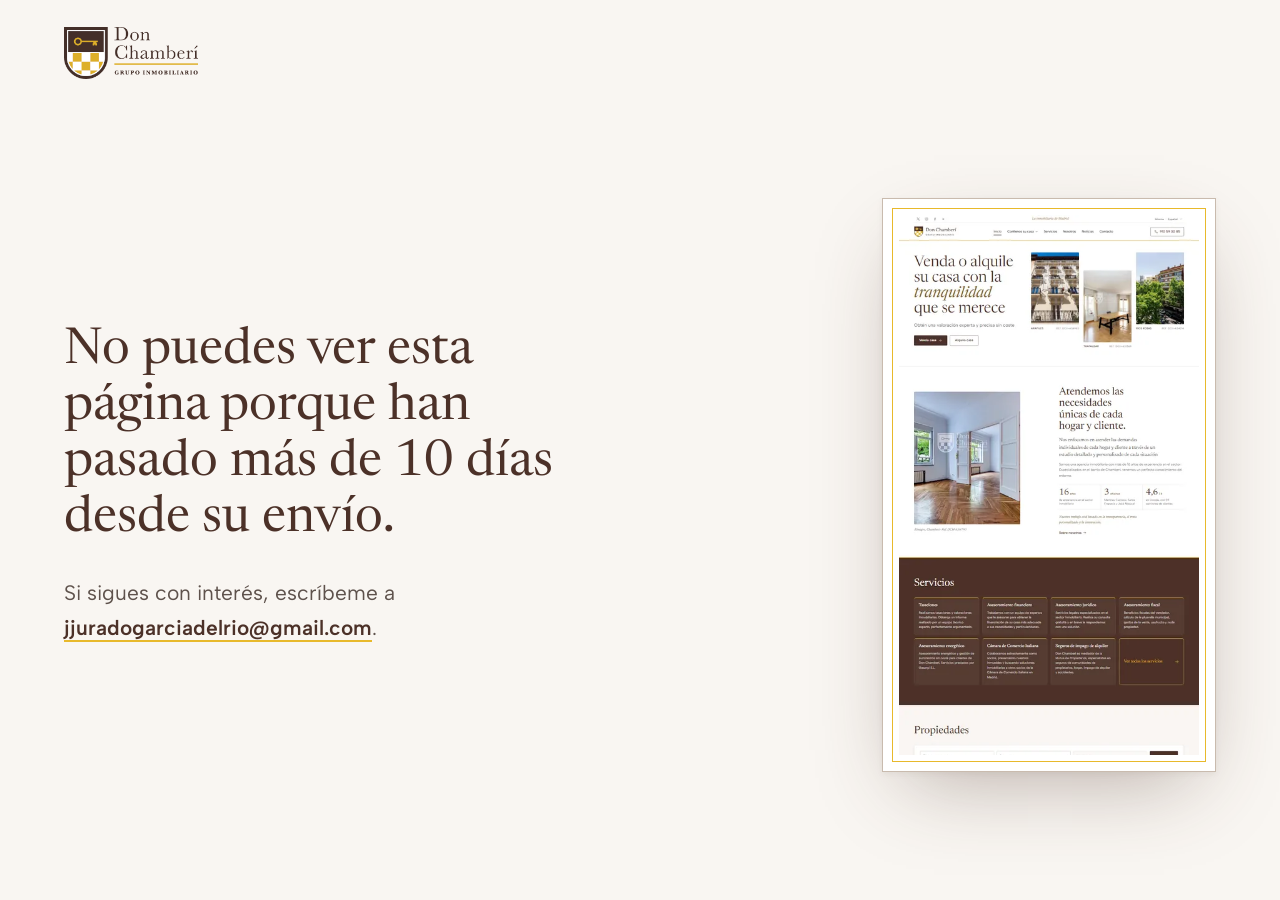
<file: caducada.html>
<!doctype html>
<html lang="es">
<head>
<meta charset="utf-8">
<meta name="viewport" content="width=device-width, initial-scale=1, viewport-fit=cover">
<title>Página no disponible | Don Chamberí, Grupo Inmobiliario</title>
<meta name="robots" content="noindex, nofollow">
<meta name="theme-color" content="#F9F6F2">
<link rel="icon" href="data:image/svg+xml,%3Csvg xmlns='http://www.w3.org/2000/svg' viewBox='0 0 100 118'%3E%3Cpath d='M4 4h92v58c0 30-22 46-46 52C26 108 4 92 4 62Z' fill='%234C3128'/%3E%3Cg fill='%23E8B92B'%3E%3Crect x='27' y='54' width='23' height='20'/%3E%3Crect x='73' y='54' width='23' height='20'/%3E%3Crect x='50' y='74' width='23' height='20'/%3E%3Crect x='27' y='94' width='23' height='20'/%3E%3Crect x='73' y='94' width='23' height='20'/%3E%3Crect x='4' y='74' width='23' height='20'/%3E%3C/g%3E%3Cg fill='none' stroke='%23E8B92B' stroke-width='6' stroke-linecap='round'%3E%3Ccircle cx='30' cy='29' r='10'/%3E%3Cpath d='M40 29h38M70 29v10M79 29v8'/%3E%3C/g%3E%3C/svg%3E">
<link rel="preload" href="assets/fonts/newsreader.woff2" as="font" type="font/woff2" crossorigin>
<style>
  /* Aviso de propuesta caducada: el texto y la home entera en miniatura, que pasa despacio de arriba abajo en su marco */
  @font-face { font-family: 'Newsreader'; src: url('assets/fonts/newsreader.woff2') format('woff2'); font-weight: 200 800; font-display: swap; }
  @font-face { font-family: 'Albert Sans'; src: url('assets/fonts/albert-sans.woff2') format('woff2'); font-weight: 100 900; font-display: swap; }
  :root {
    --fondo: #F9F6F2; --tinta: #4C3128; --texto: #5E524C; --acento: #85672D; --acento-hondo: #35211B; --enlace-linea: #E8B92B;
    --display: 'Newsreader', Georgia, 'Times New Roman', serif; --cuerpo: 'Albert Sans', system-ui, -apple-system, 'Segoe UI', Roboto, sans-serif;
    --h1-peso: 400; --h1-talla: clamp(1.9rem, 1.1rem + 2.6vw, 3.4rem); --h1-alto: 1.1; --h1-ancho: 18ch;
    --canal: clamp(16px, 5vw, 72px);
    --alto: min(60svh, 540px);
    --sale: cubic-bezier(.16, 1, .3, 1);
    --muelle: linear(0, 0.049, 0.174, 0.34, 0.521, 0.696, 0.849, 0.974, 1.065, 1.124, 1.155, 1.163, 1.153, 1.132, 1.104, 1.075, 1.046, 1.022, 1.002, 0.988, 0.979, 0.974, 0.973, 0.975, 0.979, 0.984, 0.988, 0.993, 0.997, 1, 1.002, 1.004, 1.004, 1.004, 1.004, 1.003, 1);
  }
  @supports not (transition-timing-function: linear(0, 1)) { :root { --muelle: cubic-bezier(.34, 1.56, .64, 1); } }
  *, *::before, *::after { box-sizing: border-box; margin: 0; padding: 0; }
  html { -webkit-text-size-adjust: 100%; text-size-adjust: 100%; }
  body {
    min-height: 100svh; display: grid; grid-template-rows: auto 1fr;
    background: var(--fondo); color: var(--tinta);
    font-family: var(--cuerpo); font-size: clamp(1rem, .95rem + .22vw, 1.1875rem); line-height: 1.7;
    -webkit-font-smoothing: antialiased; overflow-x: clip;
  }
  img { display: block; max-width: 100%; height: auto; }

  .cab { padding: clamp(16px, 3svh, 28px) var(--canal) 0; }
  .cab img { height: clamp(44px, 1.4vw + 34px, 60px); width: auto; }

  .aviso {
    width: 100%; max-width: calc(1240px + 2 * var(--canal)); margin-inline: auto;
    padding: clamp(32px, 6svh, 72px) var(--canal) clamp(40px, 7svh, 80px);
    display: grid; grid-template-columns: minmax(0, 1fr); gap: clamp(44px, 7svh, 72px); align-items: center;
  }
  .aviso__texto { display: grid; gap: clamp(18px, 3svh, 28px); justify-items: start; min-width: 0; }
  h1 {
    font-family: var(--display); font-weight: var(--h1-peso); font-size: var(--h1-talla); line-height: var(--h1-alto);
    max-width: var(--h1-ancho); letter-spacing: 0; text-wrap: balance; font-synthesis: none;
  }
  .aviso__mas { max-width: 40ch; font-size: clamp(1.0625rem, .95rem + .45vw, 1.375rem); color: var(--texto); text-wrap: pretty; }
  .aviso__mas a {
    display: inline-block; color: var(--tinta); font-weight: 600; overflow-wrap: anywhere;
    text-decoration: underline; text-decoration-color: var(--enlace-linea); text-decoration-thickness: 2px; text-underline-offset: 5px;
    transition: transform .4s var(--muelle);
  }
  .aviso__mas a:hover { color: var(--acento-hondo); transform: translateY(-2px); }
  .aviso__mas a:focus-visible { outline: 2px solid var(--acento); outline-offset: 4px; border-radius: 2px; }
  .aviso__mas a:active { transform: translateY(1px); transition-duration: .12s; }

  /* La home entera, en su marco */
  .miniatura { justify-self: center; }
  .miniatura[hidden] { display: none; }
  .marco { display: block; transition: transform .7s var(--muelle); }
  .ventana { display: block; width: min(300px, calc(100vw - 2 * var(--canal) - 40px)); height: var(--alto); overflow: hidden; }
  .ventana img { width: 100%; }
  .ventana:focus-visible { outline: 3px solid var(--acento); outline-offset: 4px; }

  .marco { padding: 16px; background: #fff; border: 1px solid #C9BBAE; box-shadow: 0 2px 6px rgba(76, 49, 40, .06), 0 30px 80px -24px rgba(76, 49, 40, .38); }
  .ventana { outline: 1.5px solid #E8B92B; outline-offset: 6px; }

  @media (min-width: 900px) {
    .aviso { grid-template-columns: minmax(0, 7fr) minmax(0, 5fr); column-gap: clamp(48px, 6vw, 96px); }
    .miniatura { justify-self: end; }
  }

  /* Una sola entrada al cargar (el texto sube y el marco se asienta); luego la home pasa sola, despacio.
     Al pasar el cursor, el marco se levanta y la home se para donde iba. */
  @keyframes subir { from { opacity: 0; transform: translateY(14px); } }
  @keyframes asentar { from { opacity: 0; transform: translateY(32px) scale(.96); } }
  @keyframes recorrer { 0%, 6% { transform: none; } 94%, 100% { transform: translateY(calc(-100% + var(--alto))); } }
  @media (prefers-reduced-motion: no-preference) {
    h1 { animation: subir .8s var(--sale) .1s both; }
    .aviso__mas { animation: subir .8s var(--sale) .22s both; }
    .miniatura { animation: asentar 1s var(--muelle) .15s both; }
    .ventana img { animation: recorrer 46s ease-in-out 1.6s infinite alternate; }
    .marco:hover { transform: translateY(-6px) rotate(-.6deg); }
    .marco:hover img, .ventana:focus img { animation-play-state: paused; }
  }
  @media (prefers-reduced-motion: reduce) { .ventana { overflow-y: auto; } }
</style>
</head>
<body>
  <header class="cab">
    <img src="assets/img/logo-original.png" width="237" height="92" alt="Don Chamberí, Grupo Inmobiliario">
  </header>

  <main class="aviso">
    <div class="aviso__texto">
      <h1>No puedes ver esta página porque han pasado más de 10&nbsp;días desde su envío.</h1>
      <p class="aviso__mas">Si sigues con interés, escríbeme a <a href="mailto:jjuradogarciadelrio@gmail.com?subject=Propuesta%20web%20Don%20Chamber%C3%AD">jjuradogarciadelrio@gmail.com</a>.</p>
    </div>

    <figure class="miniatura">
      <span class="marco">
        <span class="ventana" tabindex="0" aria-label="Miniatura de la home completa">
          <img src="assets/img/home-miniatura.webp" width="480" height="2799" alt="Miniatura de la home propuesta para Don Chamberí, Grupo Inmobiliario, completa de arriba abajo" onerror="this.closest('figure').hidden = true">
        </span>
      </span>
    </figure>
  </main>
</body>
</html>
</file>
<file: assets/css/global.css>
/* ============================================================
   INMOBILIARIA DON CHAMBERÍ — Propuesta de remaquetación de la home
   Sistema base: tokens, tipografía, cabecera, pie, botones, formularios.
   Paleta: verde + blanco. Tema alternativo con su marrón actual: ?tema=marron
   ============================================================ */

@font-face{font-family:'Newsreader';src:url('../fonts/newsreader.woff2') format('woff2');
  font-weight:200 800;font-style:normal;font-display:swap}
@font-face{font-family:'Newsreader';src:url('../fonts/newsreader-italic.woff2') format('woff2');
  font-weight:200 800;font-style:italic;font-display:swap}
@font-face{font-family:'Albert Sans';src:url('../fonts/albert-sans.woff2') format('woff2');
  font-weight:100 900;font-style:normal;font-display:swap}
@font-face{font-family:'Albert Sans';src:url('../fonts/albert-sans-italic.woff2') format('woff2');
  font-weight:100 900;font-style:italic;font-display:swap}

:root{
  /* Sus colores: el marrón y el dorado del escudo, sobre blanco */
  --marca:#4C3128;
  --marca-oscuro:#35211B;
  --marca-medio:#85672D;   /* bronce: dorado legible sobre blanco (5:1) */
  --oro:#E8B92B;           /* su mostaza, solo para rellenos, filetes y sellos */
  --oro-hover:#D9A81F;
  --oro-suave:#FBF1D3;
  --marca-suave:#F3ECE4;
  --marca-tinte:#F9F6F2;
  --marca-rgb:76,49,40;

  --blanco:#FFFFFF;
  --tinta:#241A16;
  --gris:#6F655F;
  --gris-claro:#857A73;
  --linea:#E4DBD2;
  --linea-fuerte:#C9BBAE;

  --escudo-fondo:#FFFFFF;
  --escudo-arriba:currentColor;
  --escudo-llave:#E8B92B;
  --escudo-damero:#E8B92B;

  --sombra-1:0 1px 2px rgba(var(--marca-rgb),.06),0 2px 8px -2px rgba(var(--marca-rgb),.08);
  --sombra-2:0 14px 40px -14px rgba(var(--marca-rgb),.24),0 2px 6px rgba(var(--marca-rgb),.06);
  --sombra-3:0 30px 80px -20px rgba(var(--marca-rgb),.35);

  --serif:'Newsreader',Georgia,'Times New Roman',serif;
  --sans:'Albert Sans',system-ui,-apple-system,'Segoe UI',Roboto,sans-serif;

  --t-hero:clamp(2.5rem,1.3rem + 3.5vw,4.5rem);
  --t-h2:clamp(1.9rem,1.25rem + 2.4vw,3.1rem);
  --t-h3:1.3rem;
  --t-lead:clamp(1.1rem,1rem + .55vw,1.35rem);
  --t-body:1rem;
  --t-small:.875rem;
  --t-label:.75rem;

  --s1:8px;--s2:16px;--s3:24px;--s4:clamp(28px,4vw,40px);
  --s5:clamp(40px,7vw,64px);--s6:clamp(56px,10vw,96px);--s7:clamp(80px,14vw,144px);
  --gut:clamp(20px,5vw,72px);
  --ancho:1360px;
  --r-s:4px;--r-m:10px;

  --ease-out:cubic-bezier(.22,1,.36,1);
  --ease-in:cubic-bezier(.4,0,.6,1);
  --ease-spring:cubic-bezier(.34,1.45,.64,1);
  --d-1:160ms;--d-2:320ms;--d-3:640ms;--d-4:1100ms;

  /* Altura total de la cabecera (fila + tira + borde). Solo CSS: no se mide en JS. */
  --cab-h:65px;
}
@media (min-width:900px){:root{--cab-h:123px}}

/* ---------- Base ---------- */
*,*::before,*::after{box-sizing:border-box}
*{margin:0}
html{-webkit-text-size-adjust:100%;scroll-behavior:smooth;scroll-padding-top:calc(var(--cab-h) + 16px);overflow-x:hidden}
body{
  font-family:var(--sans);font-size:var(--t-body);line-height:1.7;
  color:var(--tinta);background:var(--blanco);
  -webkit-font-smoothing:antialiased;-moz-osx-font-smoothing:grayscale;
  padding-top:var(--cab-h); /* la cabecera es fija */
}
img,picture,svg,video{display:block;max-width:100%}
img{height:auto}
button,input,select,textarea{font:inherit;color:inherit}
button{cursor:pointer;background:none;border:0;padding:0}
ul,ol{list-style:none;padding:0}
fieldset{border:0;padding:0;margin:0;min-width:0}
legend{padding:0}
a{color:inherit;text-decoration:none}
h1,h2,h3{font-family:var(--serif);font-weight:400;letter-spacing:0;line-height:1.1}
h2{font-size:var(--t-h2);color:var(--marca)}
h3{font-size:var(--t-h3)}
strong{font-weight:600}
::selection{background:var(--marca);color:#fff}
[inert]{pointer-events:none}

:focus-visible{outline:2px solid var(--marca);outline-offset:3px;border-radius:2px}
.salta{position:fixed;left:var(--gut);top:12px;z-index:200;background:var(--marca);color:#fff;
  padding:12px 18px;font-weight:600;border-radius:var(--r-s);transform:translateY(-140px);transition:transform var(--d-1) ease-out}
.salta:focus{transform:none}
.oculto{position:absolute!important;width:1px;height:1px;overflow:hidden;clip-path:inset(50%);white-space:nowrap}

.env{width:min(100% - var(--gut)*2,var(--ancho));margin-inline:auto}
.ic{width:1em;height:1em;fill:none;stroke:currentColor;stroke-width:1.75;stroke-linecap:round;stroke-linejoin:round;flex:none}
.ic--relleno{fill:currentColor;stroke:none}


/* Enlace con subrayado que se dibuja */
.enlace{position:relative;display:inline-block;color:var(--marca);font-weight:500}
.enlace::after{content:"";position:absolute;left:0;right:0;bottom:-2px;height:1.5px;background:currentColor;
  transform:scaleX(0);transform-origin:left;transition:transform var(--d-2) var(--ease-out)}
.enlace:hover::after,.enlace:focus-visible::after{transform:scaleX(1)}

/* ---------- Botones ---------- */
.btn{
  display:inline-flex;align-items:center;justify-content:center;gap:10px;
  min-height:50px;padding:0 24px;border-radius:var(--r-s);
  font-weight:600;font-size:.95rem;line-height:1;letter-spacing:.01em;white-space:nowrap;
  border:1.5px solid transparent;
  transition:transform var(--d-2) var(--ease-out),background-color var(--d-1) ease,color var(--d-1) ease,border-color var(--d-1) ease,box-shadow var(--d-2) ease;
}
.btn .ic{width:18px;height:18px;transition:transform var(--d-2) var(--ease-out)}
.btn:hover .ic--flecha{transform:translateX(4px)}
/* La pulsación responde al instante; el muelle solo al soltar */
.btn:active,.contacto-tab:active,.copiar:active,.redes a:active,.ficha__flecha:active{transition-duration:80ms;transition-timing-function:ease-out;transform:scale(.97)}
.btn--marca{background:var(--marca);color:#fff}
.btn--marca:hover{background:var(--marca-oscuro);transform:translateY(-2px);box-shadow:var(--sombra-2)}
.btn--linea{border-color:var(--marca);color:var(--marca);background:transparent}
.btn--linea:hover{background:var(--marca-suave);transform:translateY(-2px)}
.btn--blanco{background:#fff;color:var(--marca)}
.btn--blanco:hover{background:var(--marca-suave);transform:translateY(-2px)}
.btn--oro{background:var(--oro);color:var(--marca)}
.btn--oro:hover{background:var(--oro-hover);transform:translateY(-2px);box-shadow:0 14px 40px -14px rgba(0,0,0,.45)}
.btn--texto{min-height:44px;padding:0 8px;margin-left:-8px;color:var(--marca);border:0;gap:6px}
.btn--texto:hover{color:var(--marca-oscuro);transform:none}
.btn--texto .ic--chev{transition:transform 360ms var(--ease-out)}
.btn--texto[aria-expanded="true"] .ic--chev{transform:rotate(180deg)}

/* ---------- Formularios ---------- */
.campo{display:flex;flex-direction:column;gap:6px;min-width:0}
.campo > label,.campo__rotulo,.campo > legend{font-size:var(--t-label);font-weight:600;letter-spacing:.08em;text-transform:uppercase;color:var(--gris);display:block}
.campo--sin-rotulo > label{position:absolute;width:1px;height:1px;overflow:hidden;clip-path:inset(50%);white-space:nowrap}
.campo input:not([type="checkbox"]):not([type="radio"]),.campo select,.campo textarea{
  width:100%;min-height:50px;padding:0 14px;border:1px solid var(--linea-fuerte);border-radius:var(--r-s);
  background:#fff;font-size:.95rem;color:var(--tinta);
  transition:border-color var(--d-1) ease,box-shadow var(--d-1) ease;
}
.campo textarea{padding:12px 14px;min-height:120px;resize:vertical}
.campo input::placeholder{color:var(--gris-claro)}
.campo input:focus,.campo select:focus,.campo textarea:focus{outline:0;border-color:var(--marca);box-shadow:0 0 0 3px var(--marca-suave)}
.campo select{
  appearance:none;-webkit-appearance:none;padding-right:40px;cursor:pointer;
  background-image:url("data:image/svg+xml,%3Csvg xmlns='http://www.w3.org/2000/svg' viewBox='0 0 24 24' fill='none' stroke='%2366716A' stroke-width='2' stroke-linecap='round' stroke-linejoin='round'%3E%3Cpath d='m6 9 6 6 6-6'/%3E%3C/svg%3E");
  background-repeat:no-repeat;background-position:right 12px center;background-size:18px;
}
.campo select.vacio{color:var(--gris-claro)}
.campo select:disabled{opacity:.6;cursor:not-allowed;background-color:var(--marca-tinte)}
.check{display:inline-flex;align-items:center;gap:10px;cursor:pointer;font-size:.95rem;user-select:none;min-height:44px}
.check input{position:absolute;opacity:0;width:0;height:0}
.check__caja{width:20px;height:20px;border:1.5px solid var(--linea-fuerte);border-radius:4px;background:#fff;flex:none;
  display:grid;place-items:center;transition:background-color var(--d-1) ease,border-color var(--d-1) ease}
.check__caja .ic{width:14px;height:14px;color:#fff;stroke-width:3;transform:scale(0);transition:transform var(--d-2) var(--ease-spring)}
.check input:checked + .check__caja{background:var(--marca);border-color:var(--marca)}
.check input:checked + .check__caja .ic{transform:scale(1)}
.check input:focus-visible + .check__caja{outline:2px solid var(--marca);outline-offset:2px}
.check:hover .check__caja{border-color:var(--marca-medio)}

/* Selector segmentado (dormitorios, selección múltiple como en su web) */
.segmento{display:inline-flex;border:1px solid var(--linea-fuerte);border-radius:var(--r-s);overflow:hidden;background:#fff}
.segmento label{position:relative;display:flex;align-items:center;justify-content:center;gap:6px;min-width:56px;min-height:48px;padding:0 14px;
  font-size:.95rem;cursor:pointer;color:var(--tinta);transition:background-color var(--d-1) ease,color var(--d-1) ease}
.segmento label + label{border-left:1px solid var(--linea)}
.segmento input{position:absolute;opacity:0;width:0;height:0}
.segmento label:has(input:checked){background:var(--marca);color:#fff}
.segmento label:has(input:focus-visible){outline:2px solid var(--marca);outline-offset:-2px}
.segmento label:hover:not(:has(input:checked)){background:var(--marca-suave)}

/* ---------- Revelado al hacer scroll (solo si hay JS) ---------- */
.js .rv{opacity:0;transform:translateY(16px)}
.rv.visto{opacity:1;transform:none;animation:rv-sube 480ms var(--ease-out) calc(var(--i,0) * 60ms) backwards}
@keyframes rv-sube{from{opacity:0;transform:translateY(16px)}}
.rv-ventana{transition:clip-path 900ms var(--ease-out) calc(var(--i,0) * 90ms)}
.js .rv-ventana{clip-path:inset(0 50% 0 50% round var(--r-s))}
.rv-ventana.visto{clip-path:inset(0 0 0 0 round var(--r-s))}
html.captura .rv,html.captura .rv-ventana,html.quieto .rv,html.quieto .rv-ventana{opacity:1;transform:none;clip-path:none;transition:none;animation:none}

/* ============================================================
   CABECERA — fija. Dos niveles, como la suya: tira superior
   (redes + idioma) y fila principal (logo, navegación, teléfono).
   ============================================================ */
.cab{position:fixed;top:0;left:0;right:0;z-index:50;background:rgba(255,255,255,.96);
  -webkit-backdrop-filter:blur(12px);backdrop-filter:blur(12px);border-bottom:1px solid var(--linea)}
/* El filete dorado de su cabecera actual, más fino */
.cab::after{content:"";position:absolute;left:0;right:0;bottom:-1px;height:2px;background:var(--oro);opacity:.9}

.cab__tira{display:none}
@media (min-width:900px){
  .cab__tira{display:flex;align-items:center;justify-content:space-between;height:38px;font-size:.8rem;color:var(--gris);border-bottom:1px solid var(--linea)}
}
/* Su claim, donde ellos lo tienen: en la cabecera */
.cab__claim{margin:0 auto;font-family:var(--serif);font-style:italic;font-size:1rem;color:var(--marca-medio);letter-spacing:.01em}
.redes{display:flex;align-items:center;gap:0}
.redes a,.redes span{display:grid;place-items:center;width:40px;height:40px;border-radius:50%;color:var(--gris);
  transition:color var(--d-1) ease,background-color var(--d-1) ease,transform var(--d-2) var(--ease-out)}
.redes a:hover{color:var(--marca);background:var(--marca-suave);transform:translateY(-1px)}
.redes .ic{width:16px;height:16px}

.idioma{position:relative}
.idioma__btn{display:inline-flex;align-items:center;gap:8px;height:32px;padding:0 8px;border-radius:var(--r-s);color:var(--gris);font-size:.8rem;font-weight:500;letter-spacing:.02em}
.idioma__btn:hover{color:var(--marca);background:var(--marca-suave)}
.idioma__btn .ic{width:14px;height:14px;transition:transform var(--d-2) var(--ease-out)}
.idioma__btn[aria-expanded="true"] .ic--chev{transform:rotate(180deg)}
.idioma__lista{position:absolute;right:0;top:calc(100% + 6px);min-width:180px;background:#fff;border:1px solid var(--linea);border-radius:var(--r-m);
  box-shadow:var(--sombra-2);padding:6px;opacity:0;transform:translateY(6px);visibility:hidden;
  transition:opacity 200ms var(--ease-in),transform 200ms var(--ease-in),visibility 0s linear 200ms;z-index:5}
.idioma__lista.abierta,.idioma:focus-within .idioma__lista{opacity:1;transform:none;visibility:visible;transition:opacity var(--d-2) var(--ease-out),transform var(--d-2) var(--ease-out),visibility 0s}
.idioma__lista a{display:flex;align-items:center;justify-content:space-between;padding:9px 12px;border-radius:6px;font-size:.9rem;color:var(--tinta)}
.idioma__lista a:hover{background:var(--marca-suave);color:var(--marca)}
.idioma__lista a[aria-current="true"]{font-weight:600;color:var(--marca)}
.idioma__lista a[aria-current="true"]::after{content:"";width:6px;height:6px;border-radius:50%;background:var(--marca)}

.cab__fila{display:flex;align-items:center;justify-content:space-between;gap:24px;height:64px;
  transition:height var(--d-2) var(--ease-out)} /* fija: cambiar su altura no reflowea la página */
@media (min-width:900px){
  .cab__fila{height:84px}
  .cab--compacta .cab__fila{height:66px}
}

/* Logo: escudo (llave + damero) redibujado en vectorial + lettering */
.logo{display:inline-flex;align-items:center;gap:12px;color:var(--marca);flex:none}
.logo__escudo{width:36px;height:42px;transition:transform var(--d-2) var(--ease-out)}
.logo__texto{display:flex;flex-direction:column;line-height:1}
.logo__nombre{font-family:var(--serif);font-size:1.3rem;font-weight:500;letter-spacing:.005em;color:var(--marca)}
.logo__grupo{font-size:.62rem;font-weight:600;letter-spacing:.18em;text-transform:uppercase;color:var(--gris);margin-top:5px}
@media (min-width:900px){
  .logo__escudo{width:44px;height:52px}
  .logo__nombre{font-size:1.45rem}
  .cab--compacta .logo__escudo{transform:scale(.86)}
}

.nav{display:none}
@media (min-width:900px){
  .nav{display:block}
  .nav > ul{display:flex;align-items:center;gap:2px}
  .nav > ul > li{position:relative}
  .nav a,.nav button{display:inline-flex;align-items:center;gap:6px;padding:10px 13px;border-radius:var(--r-s);
    font-size:.95rem;font-weight:500;color:var(--tinta);position:relative;white-space:nowrap}
  .nav a::after{content:"";position:absolute;left:13px;right:13px;bottom:6px;height:1.5px;background:var(--marca);
    transform:scaleX(0);transform-origin:left;transition:transform var(--d-2) var(--ease-out)}
  .nav a:hover::after,.nav a:focus-visible::after,.nav a[aria-current="page"]::after{transform:scaleX(1)}
  .nav a:hover,.nav button:hover,.nav a[aria-current="page"]{color:var(--marca)}
  .nav button .ic{width:14px;height:14px;transition:transform var(--d-2) var(--ease-out)}
  .nav button[aria-expanded="true"] .ic{transform:rotate(180deg)}
  .nav__sub{position:absolute;left:0;top:calc(100% + 4px);min-width:220px;background:#fff;border:1px solid var(--linea);border-radius:var(--r-m);
    box-shadow:var(--sombra-2);padding:8px;opacity:0;transform:translateY(8px);visibility:hidden;
    transition:opacity 200ms var(--ease-in),transform 200ms var(--ease-in),visibility 0s linear 200ms}
  .nav__sub a{display:flex;width:100%;padding:10px 12px;border-radius:6px;font-weight:500}
  .nav__sub a::after{display:none}
  .nav__sub a:hover{background:var(--marca-suave)}
  .nav > ul > li:hover .nav__sub,.nav > ul > li:focus-within .nav__sub,.nav__sub.abierta{opacity:1;transform:none;visibility:visible;
    transition:opacity var(--d-2) var(--ease-out),transform var(--d-2) var(--ease-out),visibility 0s}
}

.cab__acciones{display:flex;align-items:center;gap:6px}
@media (max-width:359px){.cab__fila{gap:10px}.logo{gap:8px}.logo__nombre{font-size:1.15rem}.logo__grupo{letter-spacing:.12em}}
.tel{display:inline-flex;align-items:center;justify-content:center;gap:10px;min-height:44px;min-width:44px;padding:0 12px;border:1.5px solid var(--marca);border-radius:var(--r-s);
  color:var(--marca);font-weight:600;font-size:.95rem;letter-spacing:.02em;white-space:nowrap;
  font-variant-numeric:tabular-nums;
  transition:background-color var(--d-1) ease,color var(--d-1) ease,transform var(--d-2) var(--ease-out)}
.tel .ic{width:16px;height:16px}
.tel:hover{background:var(--marca);color:#fff;transform:translateY(-1px)}
.tel__num{display:none}
@media (min-width:440px){.tel__num{display:inline}.tel{padding:0 18px}}

.hamb{display:grid;place-items:center;width:44px;height:44px;border-radius:var(--r-s);color:var(--marca)}
.hamb:hover{background:var(--marca-suave)}
.hamb .ic{width:24px;height:24px}
.hamb__cerrar{display:none}
.hamb[aria-expanded="true"] .hamb__abrir{display:none}
.hamb[aria-expanded="true"] .hamb__cerrar{display:block}
@media (min-width:900px){.hamb{display:none}}

/* Menú móvil: panel que entra desde la derecha (salida más rápida que la entrada) */
.menu-movil{position:fixed;inset:var(--cab-h) 0 0 0;z-index:49;background:#fff;
  transform:translateX(100%);visibility:hidden;
  transition:transform 260ms var(--ease-in),visibility 0s linear 260ms;overflow-y:auto;
  padding:var(--s3) var(--gut) var(--s5);display:flex;flex-direction:column;gap:var(--s3)}
.menu-movil.abierto{transform:none;visibility:visible;transition:transform 420ms var(--ease-out),visibility 0s}
.menu-movil ul{display:flex;flex-direction:column}
.menu-movil > ul > li > a,.menu-movil > ul > li > span{display:block;padding:14px 0;font-family:var(--serif);font-size:1.6rem;color:var(--marca);border-bottom:1px solid var(--linea)}
.menu-movil > ul > li > span{color:var(--tinta)}
.menu-movil ul ul{padding:4px 0 10px 18px;border-bottom:1px solid var(--linea)}
.menu-movil ul ul a{display:block;padding:10px 0;font-size:1.05rem;color:var(--tinta)}
.menu-movil__pie{margin-top:auto;display:flex;flex-direction:column;gap:var(--s2)}
.menu-movil__claim{font-family:var(--serif);font-style:italic;font-size:1.15rem;color:var(--marca-medio)}
.menu-movil__idiomas{display:flex;flex-wrap:wrap;gap:8px}
.menu-movil__idiomas a{padding:11px 16px;border:1px solid var(--linea-fuerte);border-radius:999px;font-size:.85rem}
.menu-movil__idiomas a[aria-current="true"]{background:var(--marca);color:#fff;border-color:var(--marca)}
@media (min-width:900px){.menu-movil{display:none}}

/* ============================================================
   BOTÓN "CONTACTO" + CAJÓN LATERAL
   Su CTA fijo en el borde derecho, remaquetado como cajón.
   ============================================================ */
.contacto-tab{position:fixed;right:clamp(16px,2.5vw,32px);bottom:clamp(16px,2.5vw,28px);z-index:45;
  display:inline-flex;align-items:center;gap:10px;min-height:52px;padding:0 22px 0 18px;
  background:var(--marca);color:#fff;border-radius:999px;
  font-size:.85rem;font-weight:600;letter-spacing:.1em;text-transform:uppercase;
  box-shadow:var(--sombra-2);
  transition:background-color var(--d-1) ease,transform var(--d-2) var(--ease-out),box-shadow var(--d-2) ease}
.contacto-tab .ic{width:18px;height:18px}
.contacto-tab:hover{background:var(--marca-oscuro);transform:translateY(-2px);box-shadow:var(--sombra-3)}
@media (max-width:639px){.contacto-tab{min-height:48px;padding:0 16px 0 14px;font-size:.78rem}}

.velo{position:fixed;inset:0;z-index:70;background:rgba(23,34,25,.38);opacity:0;visibility:hidden;
  transition:opacity 220ms ease-out,visibility 0s linear 220ms}
.velo.visible{opacity:1;visibility:visible;transition:opacity 320ms ease-out,visibility 0s}
.cajon{position:fixed;top:0;right:0;height:100dvh;width:min(460px,100%);z-index:80;background:#fff;
  transform:translateX(100%);visibility:hidden;
  transition:transform 260ms var(--ease-in),visibility 0s linear 260ms;box-shadow:var(--sombra-3);
  display:flex;flex-direction:column;overflow-y:auto}
.cajon.abierto{transform:none;visibility:visible;transition:transform 420ms var(--ease-out),visibility 0s}
.cajon__cab{display:flex;align-items:center;justify-content:space-between;padding:22px var(--s3);border-bottom:1px solid var(--linea)}
.cajon__cab h2{font-size:1.7rem}
.cajon__cerrar{display:grid;place-items:center;width:44px;height:44px;border-radius:50%;color:var(--gris);transition:background-color var(--d-1) ease,color var(--d-1) ease}
.cajon__cerrar:hover{background:var(--marca-suave);color:var(--marca)}
.cajon__cerrar .ic{width:20px;height:20px}
.cajon__cuerpo{padding:var(--s3);display:flex;flex-direction:column;gap:var(--s3)}
.cajon__bloque{padding:var(--s3);border:1px solid var(--linea);border-radius:var(--r-m);display:flex;flex-direction:column;gap:12px}
.cajon__bloque--marca{background:var(--marca-suave);border-color:transparent}
.cajon__bloque h3{font-family:var(--serif);font-size:1.35rem;color:var(--marca)}
.cajon__bloque p{font-size:.95rem;color:var(--gris)}
.cajon__fila{display:flex;gap:10px}
.cajon__fila .campo{flex:1}
.cajon__dato{display:flex;align-items:center;gap:12px;font-size:1.15rem;font-weight:500;color:var(--marca)}
.cajon__dato .ic{width:20px;height:20px;color:var(--marca-medio)}
.cajon__dato a:hover{text-decoration:underline;text-underline-offset:4px}
.cajon .btn{align-self:flex-start}

/* Mensaje de estado de formularios (prototipo): región aria-live que no ocupa sitio si está vacía */
.estado{font-size:var(--t-small);color:var(--marca);font-weight:500;line-height:1.4;min-height:0}
.estado:empty{height:0;margin-top:calc(var(--hueco,12px) * -1);overflow:hidden}

/* ============================================================
   PIE
   ============================================================ */
.pie{background:var(--marca);color:rgba(255,255,255,.82);
  --escudo-fondo:#fff;--escudo-arriba:#fff;--escudo-llave:var(--marca);--escudo-damero:var(--oro);
  padding:var(--s6) 0 var(--s4);position:relative;overflow:hidden;border-top:3px solid var(--oro)}
.pie a{transition:color var(--d-1) ease}
.pie a:hover{color:#fff}
.pie .logo{color:#fff}
.pie .logo__nombre{color:#fff}
.pie .logo__grupo{color:rgba(255,255,255,.6)}
.pie__sup{display:grid;gap:var(--s4);grid-template-columns:1fr;padding-bottom:var(--s5);border-bottom:1px solid rgba(255,255,255,.14)}
@media (min-width:640px){.pie__sup{grid-template-columns:1fr 1fr}}
@media (min-width:1100px){.pie__sup{grid-template-columns:1.4fr 1fr 1fr 1fr 1fr}}
.pie__marca{display:flex;flex-direction:column;gap:var(--s3)}
@media (min-width:640px) and (max-width:1099px){.pie__marca{grid-column:1 / -1}}
.pie__dir{font-family:var(--serif);font-size:1.15rem;line-height:1.5;color:#fff}
.pie__dir a{font-variant-numeric:tabular-nums}
.pie__col h3{font-family:var(--sans);font-size:var(--t-label);font-weight:600;letter-spacing:.14em;text-transform:uppercase;color:var(--oro);margin-bottom:14px}
.pie__col p{font-family:var(--serif);font-size:1.1rem;line-height:1.55;color:#fff}
.pie__col p span{display:block;color:rgba(255,255,255,.72);font-size:1.02rem}
.pie__col .redes{margin-top:14px;margin-left:-10px}
.pie__col .redes a,.pie__col .redes span{color:rgba(255,255,255,.8)}
.pie__col .redes a:hover{color:#fff;background:rgba(255,255,255,.12)}
.pie__col .redes span{opacity:.5}

.pie__enlaces{display:grid;gap:var(--s3);padding:var(--s4) 0;border-bottom:1px solid rgba(255,255,255,.14)}
@media (min-width:900px){.pie__enlaces{grid-template-columns:1fr 1fr}}
.pie__enlaces h3{font-family:var(--serif);font-size:1.25rem;color:#fff;margin-bottom:8px}
.pie__enlaces ul{display:flex;flex-direction:column;gap:4px}
.pie__enlaces a{font-size:.95rem;position:relative;display:inline-block}
.pie__enlaces a::after{content:"";position:absolute;left:0;right:0;bottom:-1px;height:1px;background:#fff;transform:scaleX(0);transform-origin:left;transition:transform var(--d-2) var(--ease-out)}
.pie__enlaces a:hover::after{transform:scaleX(1)}

.pie__inf{display:flex;flex-wrap:wrap;align-items:center;justify-content:space-between;gap:var(--s2);padding-top:var(--s3);font-size:.85rem;color:rgba(255,255,255,.72)}
.pie__legal{display:flex;flex-wrap:wrap;gap:6px 22px}
.pie__legal a:hover{color:#fff;text-decoration:underline;text-underline-offset:4px}
.pie__credito a{text-decoration:underline;text-underline-offset:4px;text-decoration-color:rgba(255,255,255,.3)}

/* ---------- Impresión y movimiento reducido ---------- */
@media print{
  .rv,.rv-ventana,.hero__texto > *,.ventana figcaption,.ventana__marco,.ventana__marco img{opacity:1!important;transform:none!important;clip-path:none!important;animation:none!important}
  .cab,.contacto-tab,.velo,.cajon,.menu-movil{display:none!important}
  body{padding-top:0}
}
@media (prefers-reduced-motion:reduce){
  html{scroll-behavior:auto}
  *,*::before,*::after{animation-duration:1ms!important;animation-delay:0ms!important;transition-duration:1ms!important;transition-delay:0ms!important}
  .rv,.rv-ventana{opacity:1;transform:none;clip-path:none}
}
</file>
<file: assets/css/home.css>
/* ============================================================
   HOME — hero, "Atendemos", Valoración, Propiedades (buscador +
   fichas), Chamberí barrio a barrio, Nuevas propiedades, Aliados.
   Firma visual: las ventanas. Las fotos se abren como contraventanas
   (clip-path desde el centro) y entra la luz: lo que venden en Chamberí.
   El damero dorado del escudo aparece como marca pequeña.
   ============================================================ */

/* Marca de damero: cuatro cuadros dorados, del escudo */
.damero{display:inline-block;width:14px;height:14px;flex:none;
  background:conic-gradient(var(--oro) 25%,transparent 0 50%,var(--oro) 0 75%,transparent 0);background-size:7px 7px}

/* ---------- HERO ---------- */
.hero{padding:clamp(32px,4vw,56px) 0 clamp(40px,6vw,88px);position:relative;overflow:hidden}
.hero__env{display:grid;gap:var(--s4);align-items:center}
@media (min-width:1024px){
  .hero__env{grid-template-columns:minmax(0,8fr) minmax(0,12fr);gap:clamp(40px,5vw,80px)}
}
.hero__texto{display:flex;flex-direction:column;align-items:flex-start;gap:var(--s3)}
.hero__titulo{font-size:var(--t-hero);font-weight:350;line-height:1.04;color:var(--marca);max-width:15ch;text-wrap:balance}
.hero__titulo em{font-style:italic;font-weight:400;color:var(--marca-medio)}
.hero__sub{font-size:var(--t-lead);color:var(--gris);max-width:36ch;line-height:1.5;text-wrap:balance}
.hero__cta{display:flex;flex-wrap:wrap;gap:12px;margin-top:8px}
@media (max-width:479px){.hero__cta{align-self:stretch;flex-direction:column}.hero__cta .btn{width:100%}}

/* Las tres ventanas: una fila de balcones, como una fachada de Chamberí */
.ventanas{display:flex;gap:12px;overflow-x:auto;scroll-snap-type:x proximity;scroll-padding-inline:var(--gut);
  margin:0 calc(var(--gut) * -1);padding:4px var(--gut) 8px;scrollbar-width:none}
.ventanas::-webkit-scrollbar{display:none}
.ventana{flex:0 0 min(62vw,300px);scroll-snap-align:start;margin:0}
@media (min-width:1024px){
  .ventanas{display:grid;grid-template-columns:repeat(3,1fr);gap:clamp(12px,1.6vw,22px);align-items:start;
    overflow:visible;margin:0;padding:0;scroll-snap-type:none}
  .ventana{flex:none}
  .ventana:nth-child(2){margin-top:clamp(40px,6vw,88px)}
}
.ventana__marco{position:relative;aspect-ratio:2/3;overflow:hidden;border-radius:var(--r-s);background:var(--marca-suave)}
.ventana__marco img{width:100%;height:100%;object-fit:cover}
.ventana__marco::after{content:"";position:absolute;inset:0;border-radius:inherit;box-shadow:inset 0 0 0 1px rgba(var(--marca-rgb),.12);pointer-events:none}
.ventana figcaption{display:flex;justify-content:space-between;gap:8px;margin-top:10px;
  font-size:.72rem;letter-spacing:.06em;text-transform:uppercase;color:var(--gris);font-variant-numeric:tabular-nums}
.ventana figcaption b{font-weight:600;color:var(--marca)}

/* Secuencia de carga (solo con JS): el texto sube, las contraventanas se abren. Todo en reposo antes de 1,3 s. */
.js .hero__texto > *{opacity:0;transform:translateY(18px)}
.js .ventana__marco{clip-path:inset(0 50% 0 50% round var(--r-s))}
.js .ventana__marco img{transform:scale(1.03)}
.js .ventana figcaption{opacity:0}
.listo .hero__texto > *{animation:sube 500ms var(--ease-out) forwards;animation-delay:calc(40ms + var(--i,0) * 70ms)}
.listo .ventana__marco{animation:abrir 800ms var(--ease-out) forwards;animation-delay:calc(200ms + var(--i,0) * 120ms)}
.listo .ventana__marco img{animation:acercar 800ms var(--ease-out) forwards;animation-delay:calc(200ms + var(--i,0) * 120ms)}
.listo .ventana figcaption{animation:sube 500ms var(--ease-out) forwards;animation-delay:calc(520ms + var(--i,0) * 120ms)}
@keyframes sube{to{opacity:1;transform:none}}
@keyframes abrir{to{clip-path:inset(0 0 0 0 round var(--r-s))}}
@keyframes acercar{to{transform:scale(1)}}
html.captura .hero__texto > *,html.quieto .hero__texto > *,html.captura .ventana figcaption,html.quieto .ventana figcaption{opacity:1;transform:none;animation:none}
html.captura .ventana__marco,html.quieto .ventana__marco{clip-path:none;animation:none}
html.captura .ventana__marco img,html.quieto .ventana__marco img{transform:none;animation:none}

/* ---------- "ATENDEMOS LAS NECESIDADES ÚNICAS…" ----------
   Alineado con el resto de bloques: texto a la izquierda y su foto de Almagro a la derecha. */
.intro{padding:var(--s6) 0;border-top:1px solid var(--linea)}
.intro__grid{display:grid;gap:var(--s5);align-items:center}
@media (min-width:900px){.intro__grid{grid-template-columns:minmax(0,5fr) minmax(0,7fr);gap:clamp(36px,5vw,80px)}}
/* El texto, desplazado hacia el borde derecho del contenedor: no pegado a la foto */
@media (min-width:900px){.intro__texto{max-width:600px;margin-left:auto}}
.intro__texto h2{max-width:16ch;text-wrap:balance}
.intro__lead{margin-top:22px;font-family:var(--serif);font-size:clamp(1.15rem,1rem + .7vw,1.45rem);line-height:1.5;color:var(--tinta);font-weight:350;max-width:38ch;text-wrap:pretty}
.intro__p{margin-top:14px;font-size:1rem;line-height:1.7;color:var(--gris);max-width:60ch}
.cifras{display:grid;grid-template-columns:repeat(3,minmax(0,1fr));margin-top:28px;border-top:1px solid var(--linea);border-bottom:1px solid var(--linea)}
.cifra{min-width:0;padding:18px 16px 18px 0}
.cifra + .cifra{padding-left:16px;border-left:1px solid var(--linea)}
.cifra__num{font-family:var(--serif);font-size:clamp(1.8rem,1.3rem + 1.6vw,2.6rem);line-height:1;color:var(--marca);font-variant-numeric:tabular-nums;white-space:nowrap}
.cifra__num small{font-family:var(--sans);font-size:.75rem;font-weight:600;color:var(--marca-medio);margin-left:5px;letter-spacing:.04em}
.cifra__txt{margin-top:6px;font-size:.82rem;line-height:1.4;color:var(--gris)}
.intro__valores{margin-top:22px;font-family:var(--serif);font-style:italic;font-size:1.1rem;line-height:1.5;color:var(--marca-medio);max-width:44ch}
.intro__cta{margin-top:14px}
.intro__figura{margin:0}
.intro__marco{position:relative;aspect-ratio:4/5;border-radius:var(--r-s);overflow:hidden;background:var(--marca-suave)}
.intro__marco img{width:100%;height:100%;object-fit:cover;object-position:55% 50%}
.intro__marco::after{content:"";position:absolute;inset:0;border-radius:inherit;box-shadow:inset 0 0 0 1px rgba(var(--marca-rgb),.14);pointer-events:none}
.intro__figura figcaption{margin-top:12px;font-family:var(--serif);font-style:italic;font-size:.95rem;color:var(--gris)}
@media (max-width:479px){
  .cifras{grid-template-columns:1fr;border-bottom:0}
  .cifra{display:flex;align-items:baseline;gap:14px;padding:12px 0;border-bottom:1px solid var(--linea)}
  .cifra + .cifra{padding-left:0;border-left:0}
  .cifra__num{min-width:96px}
  .cifra__txt{margin-top:0}
}

/* ---------- SERVICIOS: banda marrón con los siete servicios en tarjetas ---------- */
.servicios{background:var(--marca);color:#fff;padding:var(--s6) 0;border-top:3px solid var(--oro)}
.servicios__cab h2{color:#fff}
.servicios__lista{display:grid;gap:14px;grid-template-columns:1fr;margin-top:var(--s4)}
@media (min-width:640px){.servicios__lista{grid-template-columns:repeat(2,minmax(0,1fr))}}
@media (min-width:1100px){.servicios__lista{grid-template-columns:repeat(4,minmax(0,1fr));gap:16px}}
.servicio{position:relative;display:flex;flex-direction:column;gap:10px;padding:24px 22px 26px;border-radius:var(--r-m);
  background:rgba(255,255,255,.05);border:1px solid rgba(255,255,255,.12);border-top:2px solid var(--oro);
  transition:background-color 200ms ease,transform 200ms var(--ease-out)}
.servicio:hover{background:rgba(255,255,255,.09);transform:translateY(-3px)}
.servicio h3{font-family:var(--serif);font-size:1.3rem;line-height:1.2;color:#fff;font-weight:400}
.servicio p{font-size:.92rem;line-height:1.55;color:rgba(255,255,255,.76)}
.servicio--mas{padding:0;background:transparent;border:1px solid var(--oro);border-top-width:2px}
.servicio--mas a{display:flex;align-items:center;justify-content:space-between;gap:12px;height:100%;min-height:120px;padding:24px 22px;
  font-family:var(--serif);font-size:1.3rem;color:var(--oro);line-height:1.2}
.servicio--mas a .ic{width:22px;height:22px;transition:transform 200ms var(--ease-out)}
.servicio--mas a:hover .ic{transform:translateX(5px)}
.servicio--mas:hover{background:rgba(232,185,43,.08)}

/* ---------- VALORACIÓN: "Le ayudamos a vender su casa en Chamberí" ----------
   Banda marrón con su texto de "Vendo casa" y un formulario de valoración. */
.valora{position:relative;overflow:hidden;background:var(--marca);color:#fff;padding:var(--s6) 0}
.valora::before{content:"";position:absolute;right:-40px;top:-40px;width:360px;height:360px;opacity:.07;pointer-events:none;
  background:conic-gradient(var(--oro) 25%,transparent 0 50%,var(--oro) 0 75%,transparent 0);background-size:90px 90px;
  -webkit-mask:radial-gradient(circle at top right,#000 20%,transparent 72%);mask:radial-gradient(circle at top right,#000 20%,transparent 72%)}
.valora__env{position:relative;display:grid;gap:var(--s4)}
@media (min-width:1024px){.valora__env{grid-template-columns:minmax(0,6fr) minmax(0,5fr);gap:clamp(40px,6vw,96px);align-items:center}}
.valora h2{color:#fff;max-width:16ch;text-wrap:balance}
.valora__texto{font-family:var(--serif);font-size:var(--t-lead);line-height:1.5;color:rgba(255,255,255,.86);margin-top:18px;max-width:40ch;font-weight:350}
.valora__lista{margin-top:22px;display:flex;flex-direction:column;gap:10px;max-width:46ch}
.valora__lista li{display:flex;gap:12px;font-size:.95rem;line-height:1.55;color:rgba(255,255,255,.82)}
.valora__lista li::before{content:"";flex:none;width:8px;height:8px;margin-top:9px;background:var(--oro);transform:rotate(45deg)}
.valora__tel{margin-top:24px;font-size:.95rem;color:rgba(255,255,255,.7)}
.valora__tel a{color:#fff;font-weight:600;font-variant-numeric:tabular-nums;text-decoration:underline;text-underline-offset:4px;text-decoration-color:var(--oro)}
.valora__form{background:#fff;color:var(--tinta);border-radius:var(--r-m);padding:clamp(24px,3vw,36px);display:flex;flex-direction:column;gap:14px;
  border-top:4px solid var(--oro);box-shadow:0 30px 80px -30px rgba(0,0,0,.5);--hueco:14px}
.valora__form h3{font-family:var(--serif);font-size:1.6rem;color:var(--marca);line-height:1.15}
.valora__form > p{font-size:.95rem;color:var(--gris);margin-top:-4px}
.valora__fila{display:grid;gap:12px}
@media (min-width:640px){.valora__fila{grid-template-columns:repeat(2,minmax(0,1fr))}}
.valora__form .btn{width:100%;margin-top:4px}
.valora__nota{font-size:.8rem;color:var(--gris);text-align:center}

/* ---------- PROPIEDADES ---------- */
.props{padding:var(--s6) 0;background:var(--marca-tinte);border-top:1px solid var(--linea)}
.props__cab{margin-bottom:var(--s4)}

/* Buscador: su mismo formulario, ordenado. "Búsqueda avanzada" despliega el resto (como en su web). */
.buscador{background:#fff;border:1px solid var(--linea);border-radius:var(--r-m);box-shadow:var(--sombra-1);padding:clamp(16px,2.4vw,28px);margin-bottom:var(--s5);position:relative}
.buscador__fila{display:grid;gap:12px;grid-template-columns:1fr}
@media (min-width:480px){.buscador__fila{grid-template-columns:repeat(2,minmax(0,1fr))}.buscador__fila .btn{grid-column:1 / -1}}
@media (min-width:900px){.buscador__fila{grid-template-columns:repeat(3,1fr)}}
/* Escritorio: los seis campos en 3×2 y el botón "Buscar" a toda la altura, a la derecha */
@media (min-width:1100px){.buscador__fila{grid-template-columns:repeat(3,minmax(0,1fr)) auto}.buscador__fila .btn{grid-column:4;grid-row:1 / 3;align-self:stretch;padding:0 28px}}
.buscador__fila .btn{min-height:50px}
.buscador__mas{display:grid;grid-template-rows:0fr;transition:grid-template-rows 360ms var(--ease-out)}
.buscador__mas.abierto{grid-template-rows:1fr}
.buscador__mas > div{overflow:hidden;min-height:0;visibility:hidden;transition:visibility 0s linear 360ms}
.buscador__mas.abierto > div{visibility:visible;transition-delay:0s}
.buscador__avanzada{display:grid;gap:16px 12px;padding-top:20px;margin-top:20px;border-top:1px solid var(--linea)}
@media (min-width:640px){.buscador__avanzada{grid-template-columns:repeat(2,1fr)}}
@media (min-width:1024px){.buscador__avanzada{grid-template-columns:repeat(4,minmax(0,1fr))}}
.buscador__avanzada .campo--ancho{grid-column:1 / -1}
.buscador__extras{display:flex;flex-wrap:wrap;gap:0 22px}
.buscador__pie{display:flex;flex-wrap:wrap;align-items:center;justify-content:space-between;gap:12px;margin-top:8px;font-size:var(--t-small);color:var(--gris);--hueco:8px}
.buscador__pie .btn--texto{font-size:var(--t-small);font-weight:600}

/* Fichas */
.fichas{display:grid;gap:clamp(16px,2vw,28px);grid-template-columns:1fr;align-items:start;contain:layout}
@media (min-width:640px){.fichas{grid-template-columns:repeat(2,1fr)}}
@media (min-width:1100px){.fichas{grid-template-columns:repeat(3,1fr)}}

.ficha{background:#fff;border:1px solid var(--linea);border-radius:var(--r-m);overflow:hidden;display:flex;flex-direction:column;
  transition:border-color 200ms ease,transform 200ms var(--ease-out),box-shadow 200ms ease}
.ficha:hover,.ficha:focus-within{border-color:var(--linea-fuerte);box-shadow:var(--sombra-2);transform:translateY(-3px)}

.ficha__foto{position:relative;aspect-ratio:4/3;overflow:hidden;background:var(--marca-suave)}
.ficha__enlace-foto{position:absolute;inset:0;display:block}
.ficha__foto img{position:absolute;inset:0;width:100%;height:100%;object-fit:cover;opacity:0;
  transition:opacity 200ms ease,transform 400ms var(--ease-out)}
.ficha__foto img.activa{opacity:1}
.ficha:hover .ficha__foto img.activa,.ficha:focus-within .ficha__foto img.activa{transform:scale(1.02)}

/* Reservado: la foto pierde saturación y el precio pasa a gris */
.ficha--reservado .ficha__foto img{filter:saturate(.55)}
.ficha--reservado .ficha__precio{color:var(--gris)}

.ficha__sello{position:absolute;top:12px;left:12px;z-index:3;padding:6px 10px;border-radius:3px;
  font-size:.7rem;font-weight:700;letter-spacing:.14em;text-transform:uppercase;line-height:1;pointer-events:none}
.ficha__sello--novedad{background:var(--oro);color:var(--marca)}
.ficha__sello--exclusiva{background:#fff;color:var(--marca);border:1px solid var(--marca)}
.ficha__sello--reservado{background:var(--tinta);color:#fff}

.ficha__contadores{position:absolute;top:12px;right:12px;z-index:3;display:flex;gap:6px;pointer-events:none}
.ficha__contadores span{display:inline-flex;align-items:center;gap:5px;padding:5px 8px;border-radius:3px;
  background:rgba(255,255,255,.92);color:var(--tinta);font-size:.72rem;font-weight:600;font-variant-numeric:tabular-nums;line-height:1}
.ficha__contadores .ic{width:13px;height:13px;color:var(--marca)}

.ficha__flecha{position:absolute;top:28%;z-index:4;width:40px;height:40px;border-radius:50%;
  background:rgba(255,255,255,.94);color:var(--marca);display:grid;place-items:center;box-shadow:var(--sombra-1);
  opacity:0;transform:translateY(-50%) translateX(var(--dx,0));
  transition:opacity 200ms ease,transform 200ms var(--ease-out),background-color var(--d-1) ease}
.ficha__flecha--izq{left:12px;--dx:-6px}
.ficha__flecha--der{right:12px;--dx:6px}
.ficha:hover .ficha__flecha,.ficha:focus-within .ficha__flecha,.ficha__flecha:focus-visible{opacity:1;transform:translateY(-50%) translateX(0)}
.ficha__flecha:hover{background:var(--marca);color:#fff}
.ficha__flecha .ic{width:18px;height:18px;stroke-width:2}
@media (hover:none){.ficha__flecha{opacity:1;top:50%;width:44px;height:44px;transform:translateY(-50%)}}

/* La descripción sube al pasar el ratón: su "flash_descripcion", con maneras. Entrada 280 ms, salida 200 ms. */
.ficha__desc{position:absolute;left:0;right:0;bottom:0;z-index:2;padding:18px 18px 16px;
  background:linear-gradient(to top,rgba(var(--marca-rgb),.96),rgba(var(--marca-rgb),.9));color:#fff;
  transform:translateY(100%);transition:transform 200ms var(--ease-in);pointer-events:none}
.ficha:hover .ficha__desc,.ficha:focus-within .ficha__desc{transform:none;pointer-events:auto;transition:transform 280ms var(--ease-out)}
.ficha__desc p{font-size:.85rem;line-height:1.5;white-space:pre-line;display:-webkit-box;-webkit-line-clamp:5;-webkit-box-orient:vertical;overflow:hidden;color:rgba(255,255,255,.92)}
.ficha__desc a{display:inline-block;margin-top:8px;font-size:.8rem;font-weight:600;letter-spacing:.04em;color:var(--oro);text-decoration:underline;text-underline-offset:4px;text-decoration-color:rgba(232,185,43,.5)}
.ficha__desc a:hover{text-decoration-color:var(--oro)}
@media (hover:none){.ficha__desc{display:none}}

.ficha__cuerpo{padding:18px 20px 20px;display:flex;flex-direction:column;gap:10px}
.ficha__meta{display:flex;align-items:center;justify-content:space-between;gap:10px;font-size:.72rem;letter-spacing:.1em;text-transform:uppercase}
.ficha__tipo{font-weight:700;color:var(--marca-medio)}
.ficha__ref{display:inline-flex;align-items:center;gap:2px;color:var(--gris);font-weight:500;letter-spacing:.06em;text-transform:none;font-variant-numeric:tabular-nums}
.copiar{display:grid;place-items:center;width:36px;height:36px;margin:-8px -8px -8px 0;border-radius:50%;color:var(--gris);transition:color var(--d-1) ease,background-color var(--d-1) ease,transform var(--d-2) var(--ease-out)}
.copiar:hover{color:var(--marca);background:var(--marca-suave)}
.copiar .ic{width:14px;height:14px}
.copiar.copiado{color:#fff;background:var(--marca)}
.ficha__loc{font-size:var(--t-h3);line-height:1.25;color:var(--tinta)}
.ficha__loc a{transition:color var(--d-1) ease}
.ficha__loc a:hover{color:var(--marca)}
.ficha__datos{display:flex;flex-wrap:wrap;gap:6px 16px;font-size:.9rem;color:var(--gris);font-variant-numeric:tabular-nums}
.ficha__datos li{display:inline-flex;align-items:center;gap:6px}
.ficha__datos .ic{width:16px;height:16px;color:var(--marca-medio)}
.ficha__precio{margin-top:6px;padding-top:12px;border-top:1px solid var(--linea);
  font-family:var(--serif);font-size:1.6rem;font-weight:500;color:var(--marca);line-height:1;font-variant-numeric:tabular-nums;letter-spacing:.005em}

.props__pie{display:flex;flex-wrap:wrap;align-items:center;justify-content:space-between;gap:var(--s2);margin-top:var(--s4);padding-top:var(--s3);border-top:1px solid var(--linea)}
.props__pie p{font-size:var(--t-small);color:var(--gris);font-variant-numeric:tabular-nums}
.props__pie p b{color:var(--tinta);font-weight:600}

/* ---------- CHAMBERÍ, BARRIO A BARRIO: "¿Por qué vivir en Chamberí?" ----------
   Banda con su foto de Ríos Rosas y el titular encima; debajo, su texto de "Nosotros"
   y un callejero con los seis barrios y las viviendas en cartera. */
.barrios{padding:0 0 var(--s6)}
.barrios__banda{position:relative;height:clamp(300px,40vw,540px);overflow:hidden;background:var(--marca)}
.barrios__banda img{position:absolute;inset:0;width:100%;height:100%;object-fit:cover;object-position:center 45%}
.barrios__banda::after{content:"";position:absolute;inset:0;background:linear-gradient(to top,rgba(53,33,27,.85) 0%,rgba(53,33,27,.35) 40%,rgba(53,33,27,0) 70%)}
.barrios__banda .env{position:relative;z-index:1;height:100%;display:flex;flex-direction:column;justify-content:flex-end;padding-bottom:clamp(28px,4vw,52px)}
.barrios__banda h2{color:#fff;font-size:clamp(2.2rem,1.4rem + 3vw,3.6rem);max-width:14ch;text-wrap:balance}
.barrios__pie{position:absolute;right:var(--gut);top:18px;z-index:1;font-family:var(--serif);font-style:italic;font-size:.9rem;color:rgba(255,255,255,.9);text-shadow:0 1px 8px rgba(0,0,0,.35)}
.barrios__cuerpo{display:grid;gap:var(--s4);margin-top:var(--s5)}
@media (min-width:900px){.barrios__cuerpo{grid-template-columns:minmax(0,6fr) minmax(0,6fr);gap:clamp(40px,6vw,96px);align-items:start}}
.barrios__texto p{font-family:var(--serif);font-size:clamp(1.05rem,1rem + .35vw,1.2rem);line-height:1.55;color:var(--tinta);font-weight:350;text-wrap:pretty}
.barrios__texto p + p{margin-top:14px}
.callejero{border-top:1px solid var(--linea)}
.callejero a{display:grid;grid-template-columns:minmax(0,1fr) auto auto;align-items:center;gap:16px;padding:15px 6px;border-bottom:1px solid var(--linea);color:var(--tinta);
  transition:background-color 200ms ease,color 200ms ease}
.callejero__nombre{font-family:var(--serif);font-size:clamp(1.3rem,1.1rem + .8vw,1.7rem);line-height:1.1;transition:transform 200ms var(--ease-out)}
.callejero__dato{font-size:.85rem;color:var(--gris);font-variant-numeric:tabular-nums;white-space:nowrap}
.callejero .ic{width:18px;height:18px;color:var(--marca);transition:transform 200ms var(--ease-out)}
.callejero a:hover,.callejero a:focus-visible{background:var(--marca-tinte);color:var(--marca)}
.callejero a:hover .callejero__nombre{transform:translateX(6px)}
.callejero a:hover .ic{transform:translateX(4px)}
.callejero a:hover .callejero__dato{color:var(--marca-medio)}
@media (max-width:479px){.callejero__dato{white-space:normal;font-size:.78rem}}

/* ---------- NUEVAS PROPIEDADES (suscripción) ---------- */
.suscrip{padding:var(--s6) 0;background:var(--marca-tinte);border-top:1px solid var(--linea)}
.suscrip__panel{background:#fff;border:1px solid var(--linea);border-top:4px solid var(--oro);border-radius:var(--r-m);padding:clamp(28px,5vw,64px);display:grid;gap:var(--s4)}
@media (min-width:1024px){.suscrip__panel{grid-template-columns:minmax(0,1fr) minmax(0,1.15fr);gap:clamp(40px,6vw,96px);align-items:center}}
.suscrip__texto{display:flex;flex-direction:column;gap:var(--s2)}
.suscrip__texto p{font-size:var(--t-lead);color:var(--tinta);max-width:30ch;line-height:1.5;font-family:var(--serif);font-weight:350}
.suscrip__form{display:grid;gap:14px;--hueco:14px}
@media (min-width:640px){.suscrip__form{grid-template-columns:repeat(2,minmax(0,1fr))}}
.suscrip__form .campo input,.suscrip__form .campo select{background:#fff}
.suscrip__form .campo--ancho,.suscrip__form .estado{grid-column:1 / -1}
.captcha{display:flex;gap:10px;align-items:stretch}
.captcha__img{flex:none;width:112px;border:1px solid var(--linea-fuerte);border-radius:var(--r-s);background:#fff;display:grid;place-items:center;
  font-family:'Courier New',monospace;font-size:1.1rem;letter-spacing:.3em;color:var(--gris);
  background-image:repeating-linear-gradient(135deg,transparent 0 6px,rgba(var(--marca-rgb),.06) 6px 7px)}
.suscrip__acciones{grid-column:1 / -1;display:flex;flex-wrap:wrap;align-items:center;justify-content:space-between;gap:14px}
.suscrip__acciones .check a{color:var(--marca);text-decoration:underline;text-underline-offset:3px}

/* ---------- NUESTROS ALIADOS ---------- */
.aliados{padding:var(--s5) 0 var(--s6);border-top:1px solid var(--linea)}
.aliados__titulo{text-align:center;font-size:clamp(1.6rem,1.2rem + 1.4vw,2.3rem)}
.aliados__lista{display:flex;flex-wrap:wrap;justify-content:center;align-items:center;gap:clamp(24px,4vw,64px);margin-top:var(--s4)}
.aliados__lista li{display:flex}
.aliados__lista img{height:46px;width:auto;filter:grayscale(1);opacity:.55;transition:opacity var(--d-2) ease,filter var(--d-2) ease,transform var(--d-2) var(--ease-out)}
.aliados__lista li:hover img{filter:none;opacity:1;transform:translateY(-2px)}
@media (max-width:639px){.aliados__lista img{height:36px}}
</file>
